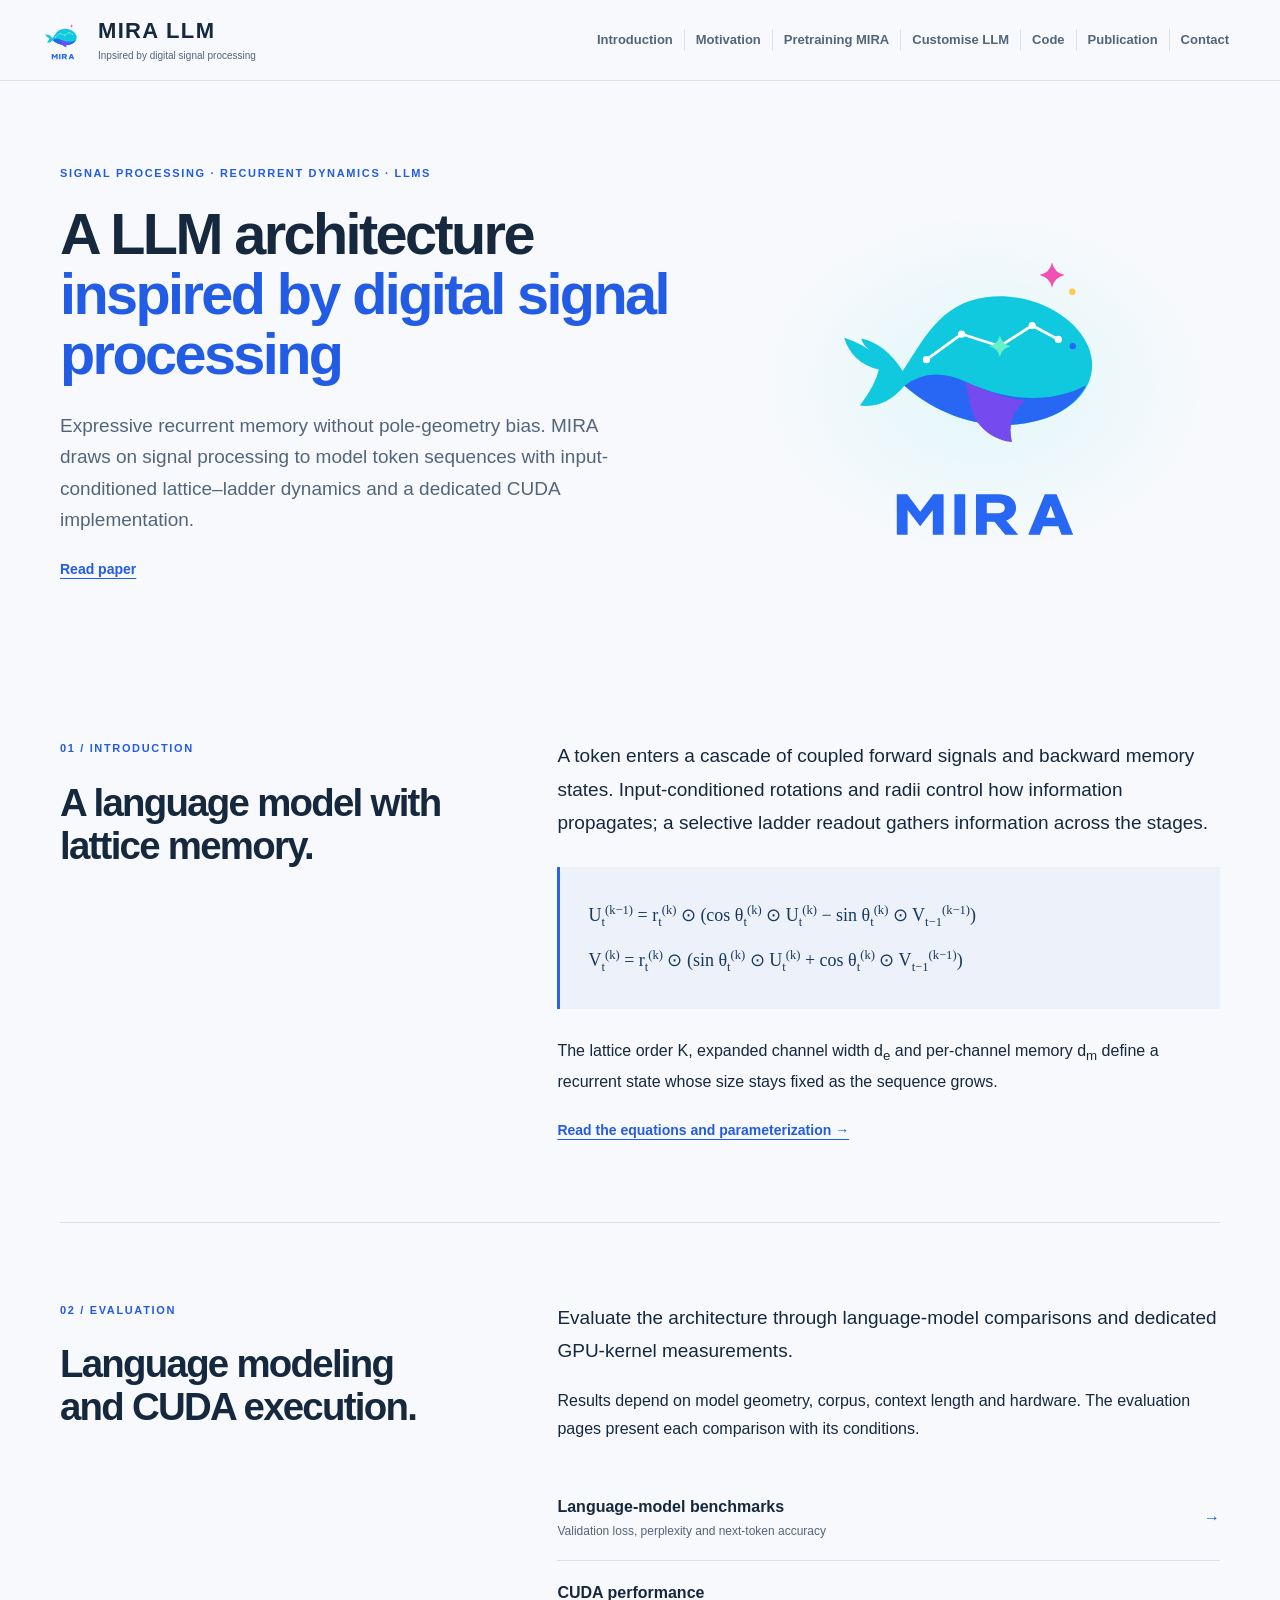
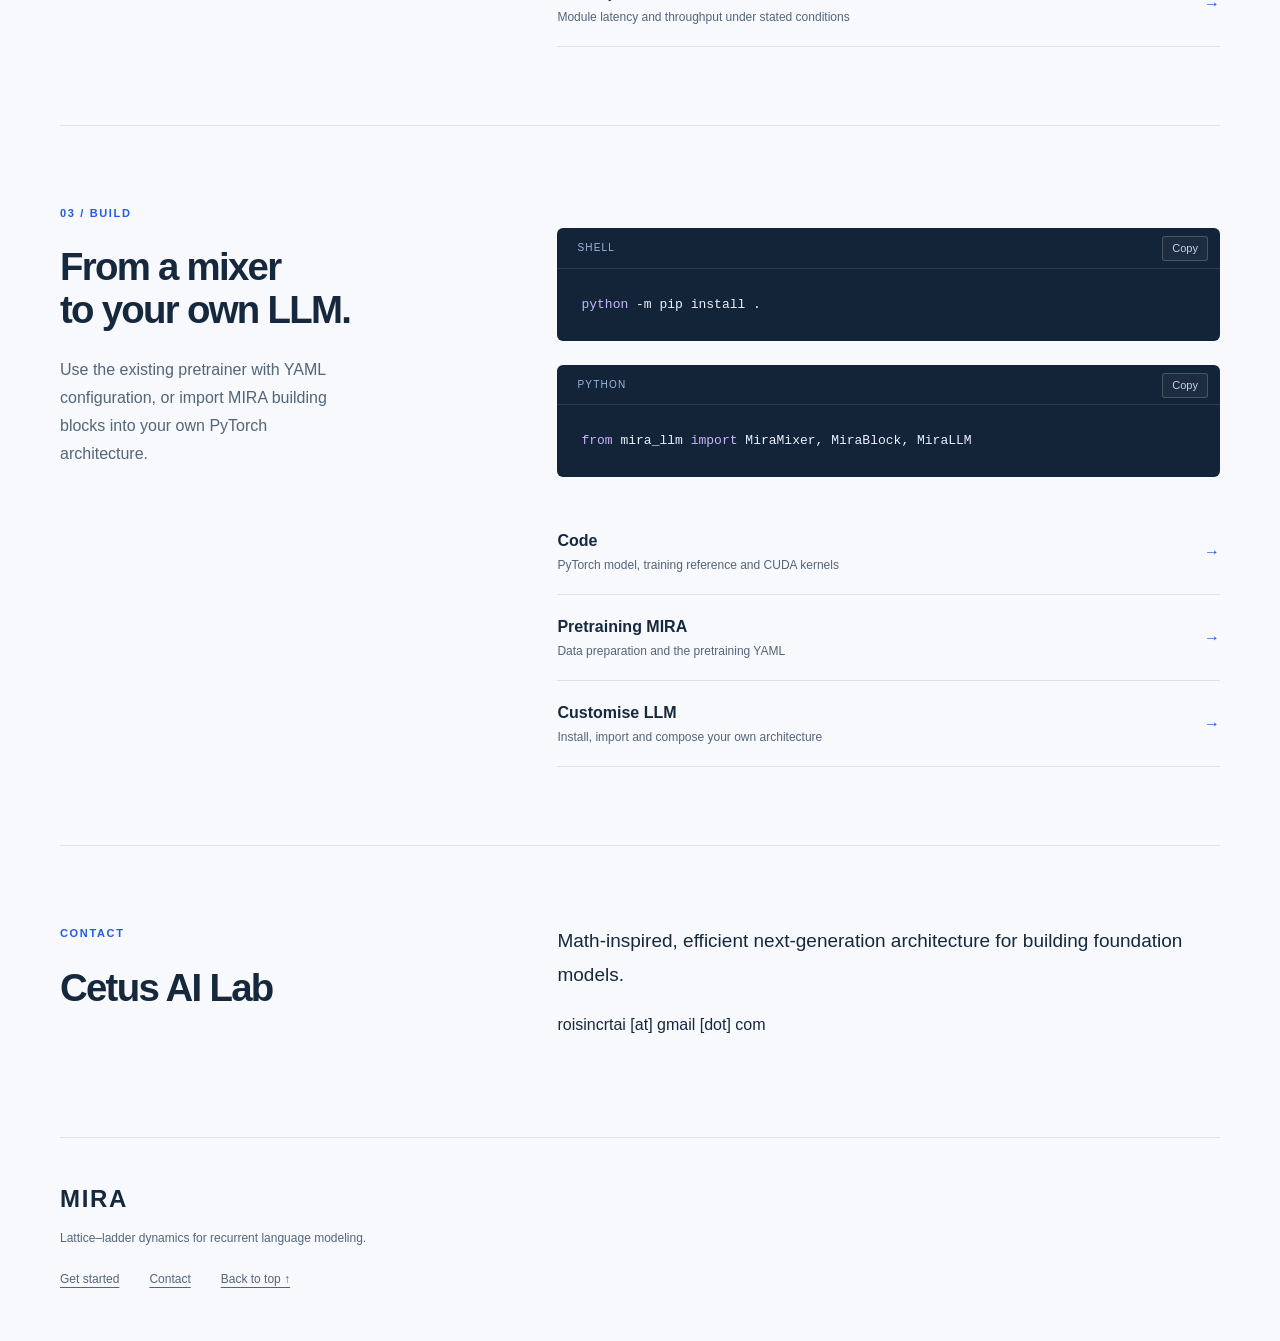
<file: index.html>
<!doctype html>
<html lang="en"><head><meta charset="utf-8"><meta name="viewport" content="width=device-width, initial-scale=1"><meta name="description" content="MIRA: signal-processing-inspired large language models with expressive recurrent memory without pole-geometry bias. Explore the dynamics, implementation and training guides."><meta name="theme-color" content="#f7f9fc"><title>Signal-processing-inspired large language models · MIRA</title><link rel="icon" href="doc/html/assets/mira.svg" type="image/svg+xml"><link rel="stylesheet" href="doc/html/css/site.css"><script src="doc/html/js/site.js" defer></script></head>
<body><a class="skip" href="#main">Skip to content</a><header><div class="nav-shell"><a class="brand" href="index.html"><img src="doc/html/assets/mira.svg" alt="" width="46" height="46"><span>MIRA LLM<span class="brand-sub">Inpsired by digital signal processing</span></span></a><button class="menu" aria-expanded="false" aria-controls="navigation">Menu</button><nav id="navigation" aria-label="Main navigation"><a href="doc/html/pages/introduction.html">Introduction</a><a href="doc/html/pages/motivation.html">Motivation</a><a href="doc/html/pages/results.html" hidden>Results</a><a href="doc/html/pages/quick-start.html">Pretraining MIRA</a><a href="doc/html/pages/customise.html">Customise LLM</a><a href="doc/html/pages/implementation.html">Code</a><a href="doc/html/pages/research.html">Publication</a><a href="index.html#contact">Contact</a></nav></div></header><main id="main"><section class="hero"><div><p class="eyebrow">Signal processing · Recurrent dynamics · LLMs</p><h1>A LLM architecture<br><em>inspired by digital signal processing</em></h1><p class="hero-sub">Expressive recurrent memory without pole-geometry bias. MIRA draws on signal processing to model token sequences with input-conditioned lattice–ladder dynamics and a dedicated CUDA implementation.</p><p><a class="text-link" href="https://arxiv.org/pdf/2611.09412">Read paper</a></p></div><div class="hero-art"><img src="doc/html/assets/mira.svg" alt="MIRA whale logo with a constellation and colored stars" width="400" height="400"></div></section>

<section class="home-section"><div class="section-heading"><p class="eyebrow">01 / Introduction</p><h2>A language model with<br>lattice memory.</h2></div><div><p class="large">A token enters a cascade of coupled forward signals and backward memory states. Input-conditioned rotations and radii control how information propagates; a selective ladder readout gathers information across the stages.</p><div class="equation" tabindex="0">U<sub>t</sub><sup>(k−1)</sup> = r<sub>t</sub><sup>(k)</sup> ⊙ (cos θ<sub>t</sub><sup>(k)</sup> ⊙ U<sub>t</sub><sup>(k)</sup> − sin θ<sub>t</sub><sup>(k)</sup> ⊙ V<sub>t−1</sub><sup>(k−1)</sup>)<br>V<sub>t</sub><sup>(k)</sup> = r<sub>t</sub><sup>(k)</sup> ⊙ (sin θ<sub>t</sub><sup>(k)</sup> ⊙ U<sub>t</sub><sup>(k)</sup> + cos θ<sub>t</sub><sup>(k)</sup> ⊙ V<sub>t−1</sub><sup>(k−1)</sup>)</div><p>The lattice order K, expanded channel width d<sub>e</sub> and per-channel memory d<sub>m</sub> define a recurrent state whose size stays fixed as the sequence grows.</p><a class="text-link" href="doc/html/pages/introduction.html">Read the equations and parameterization →</a></div></section>
<section class="home-section results-band"><div class="section-heading"><p class="eyebrow">02 / Evaluation</p><h2>Language modeling<br>and CUDA execution.</h2></div><div><p class="large">Evaluate the architecture through language-model comparisons and dedicated GPU-kernel measurements.</p><p>Results depend on model geometry, corpus, context length and hardware. The evaluation pages present each comparison with its conditions.</p><div class="link-rows"><a href="doc/html/pages/results.html#language"><span><b>Language-model benchmarks</b><small>Validation loss, perplexity and next-token accuracy</small></span>→</a><a href="doc/html/pages/results.html#cuda"><span><b>CUDA performance</b><small>Module latency and throughput under stated conditions</small></span>→</a></div></div></section>
<section class="home-section"><div class="section-heading"><p class="eyebrow">03 / Build</p><h2>From a mixer<br>to your own LLM.</h2><p>Use the existing pretrainer with YAML configuration, or import MIRA building blocks into your own PyTorch architecture.</p></div><div><div class="code-wrap"><div class="code-label">shell</div><pre><code>python -m pip install .</code></pre><button class="copy" type="button" aria-label="Copy code">Copy</button></div><div class="code-wrap"><div class="code-label">python</div><pre><code>from mira_llm import MiraMixer, MiraBlock, MiraLLM</code></pre><button class="copy" type="button" aria-label="Copy code">Copy</button></div><div class="link-rows"><a href="doc/html/pages/implementation.html"><span><b>Code</b><small>PyTorch model, training reference and CUDA kernels</small></span>→</a><a href="doc/html/pages/quick-start.html"><span><b>Pretraining MIRA</b><small>Data preparation and the pretraining YAML</small></span>→</a><a href="doc/html/pages/customise.html"><span><b>Customise LLM</b><small>Install, import and compose your own architecture</small></span>→</a></div></div></section><section id="contact" class="home-section"><div class="section-heading"><p class="eyebrow">Contact</p><h2>Cetus AI Lab</h2></div><div><p class="large">Math-inspired, efficient next-generation architecture for building foundation models.</p><p class="contact-email">roisincrtai [at] gmail [dot] com</p></div></section></main><footer><a class="wordmark" href="index.html">MIRA</a><p>Lattice–ladder dynamics for recurrent language modeling.</p><div><a href="doc/html/pages/quick-start.html">Get started</a><a href="index.html#contact">Contact</a><a href="#main">Back to top ↑</a></div></footer><div class="sr-only" id="announcement" role="status" aria-live="polite"></div></body></html>
</file>
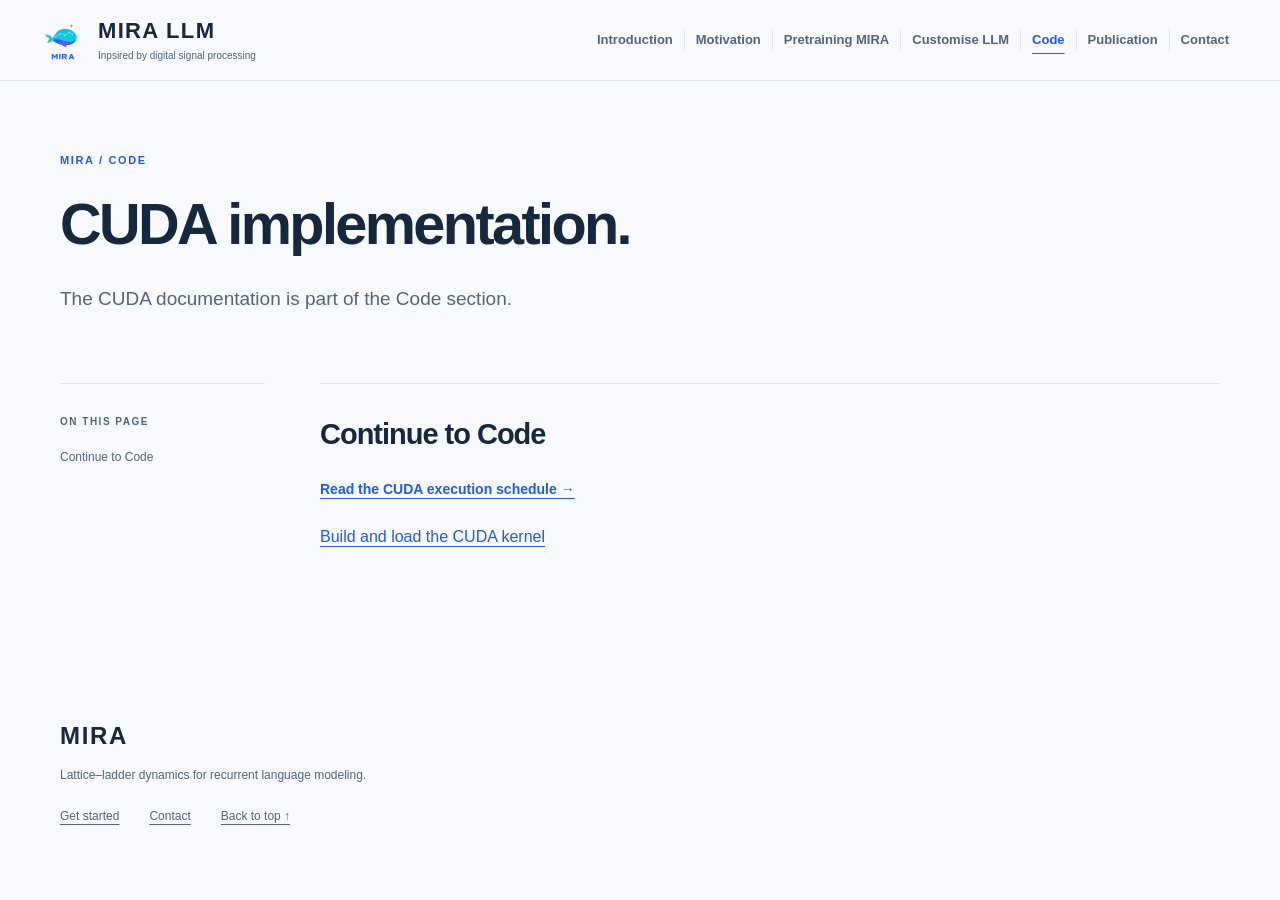
<file: doc/html/pages/cuda.html>
<!doctype html>
<html lang="en"><head><meta charset="utf-8"><meta name="viewport" content="width=device-width, initial-scale=1"><meta name="description" content="The CUDA documentation is part of the Code section."><meta name="theme-color" content="#f7f9fc"><title>CUDA implementation. · MIRA</title><link rel="icon" href="../../../doc/html/assets/mira.svg" type="image/svg+xml"><link rel="stylesheet" href="../../../doc/html/css/site.css"><script src="../../../doc/html/js/site.js" defer></script></head>
<body><a class="skip" href="#main">Skip to content</a><header><div class="nav-shell"><a class="brand" href="../../../index.html"><img src="../../../doc/html/assets/mira.svg" alt="" width="46" height="46"><span>MIRA LLM<span class="brand-sub">Inpsired by digital signal processing</span></span></a><button class="menu" aria-expanded="false" aria-controls="navigation">Menu</button><nav id="navigation" aria-label="Main navigation"><a href="introduction.html">Introduction</a><a href="motivation.html">Motivation</a><a href="results.html" hidden>Results</a><a href="quick-start.html">Pretraining MIRA</a><a href="customise.html">Customise LLM</a><a href="implementation.html" aria-current="page">Code</a><a href="research.html">Publication</a><a href="../../../index.html#contact">Contact</a></nav></div></header><main id="main"><div class="page-head"><p class="eyebrow">MIRA / Code</p><h1>CUDA implementation.</h1><p class="lede">The CUDA documentation is part of the Code section.</p></div><div class="doc-layout"><aside><span class="eyebrow">On this page</span><a href="#implementation">Continue to Code</a></aside><article><section id="implementation"><h2>Continue to Code</h2><p><a class="text-link" href="implementation.html#cuda-schedule">Read the CUDA execution schedule →</a></p><p><a href="implementation.html#cuda-build">Build and load the CUDA kernel</a></p></section></article></div></main><footer><a class="wordmark" href="../../../index.html">MIRA</a><p>Lattice–ladder dynamics for recurrent language modeling.</p><div><a href="../../../doc/html/pages/quick-start.html">Get started</a><a href="../../../index.html#contact">Contact</a><a href="#main">Back to top ↑</a></div></footer><div class="sr-only" id="announcement" role="status" aria-live="polite"></div></body></html>
</file>
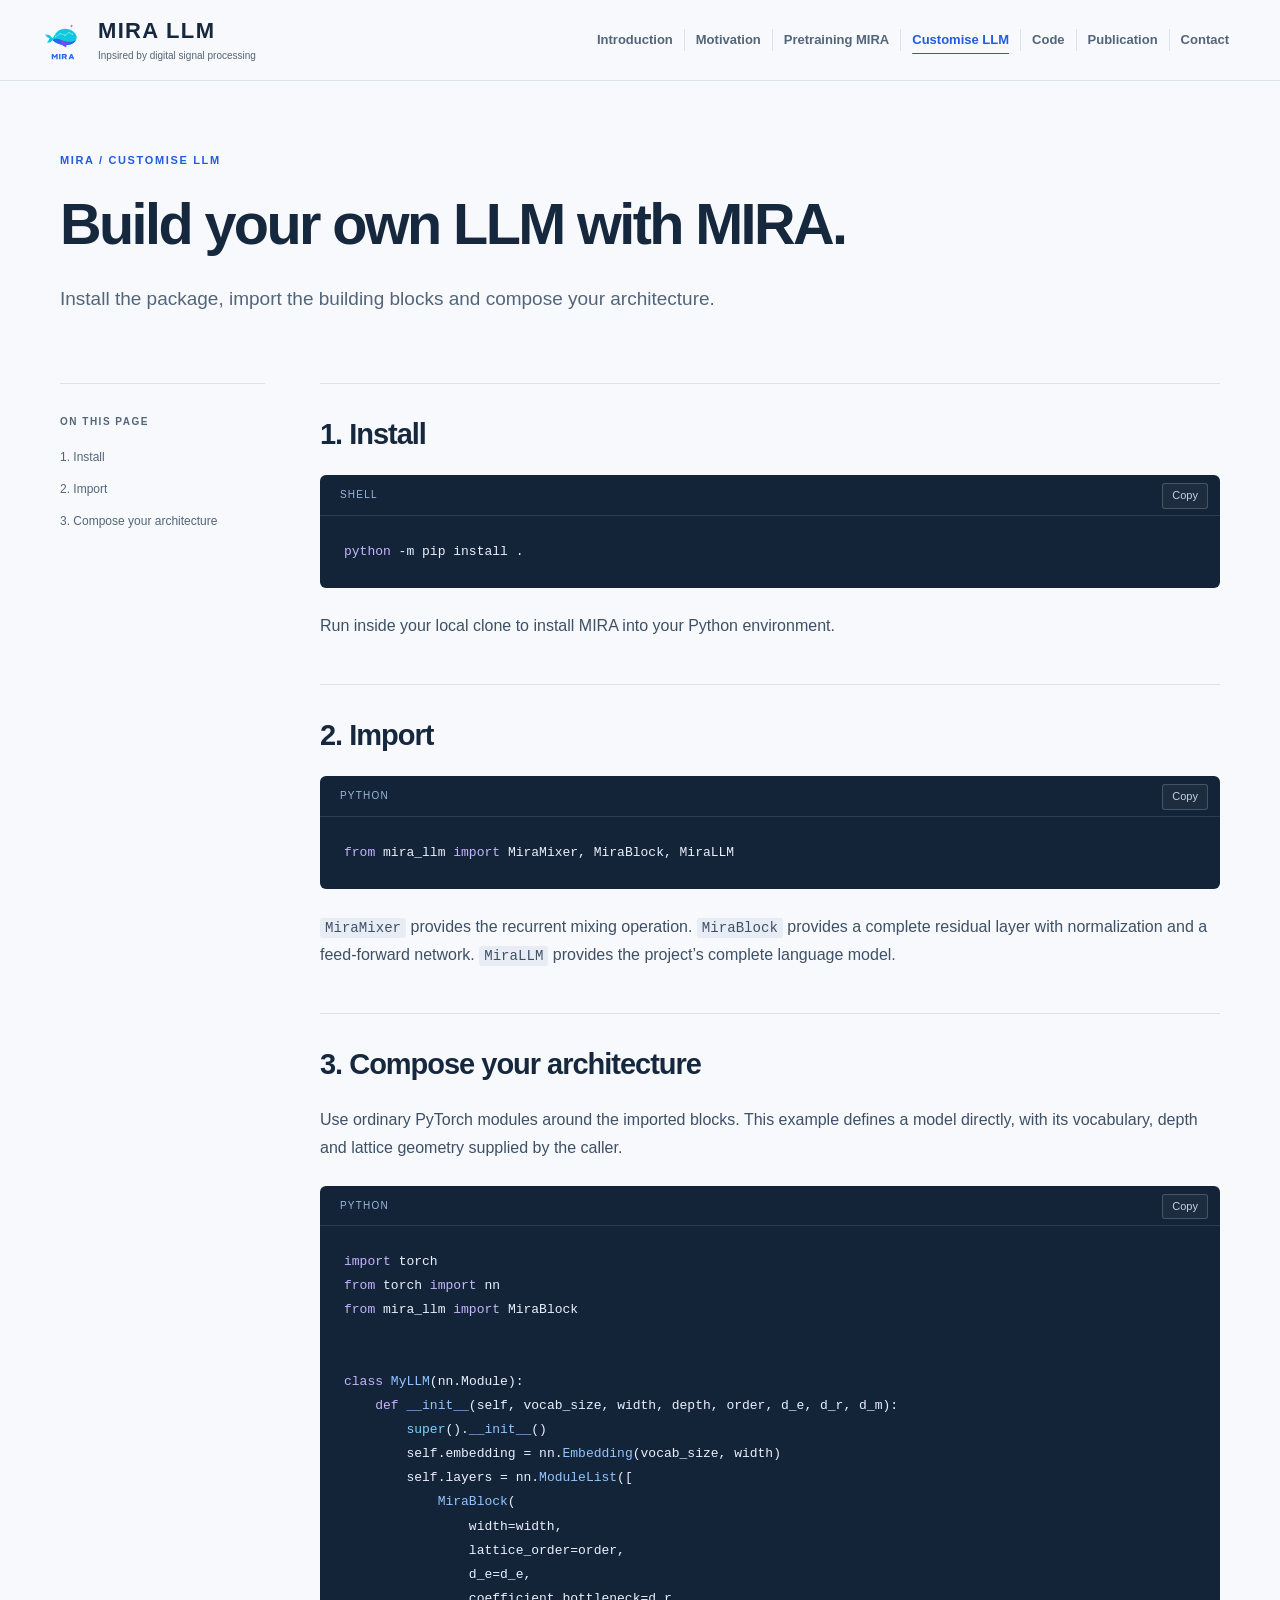
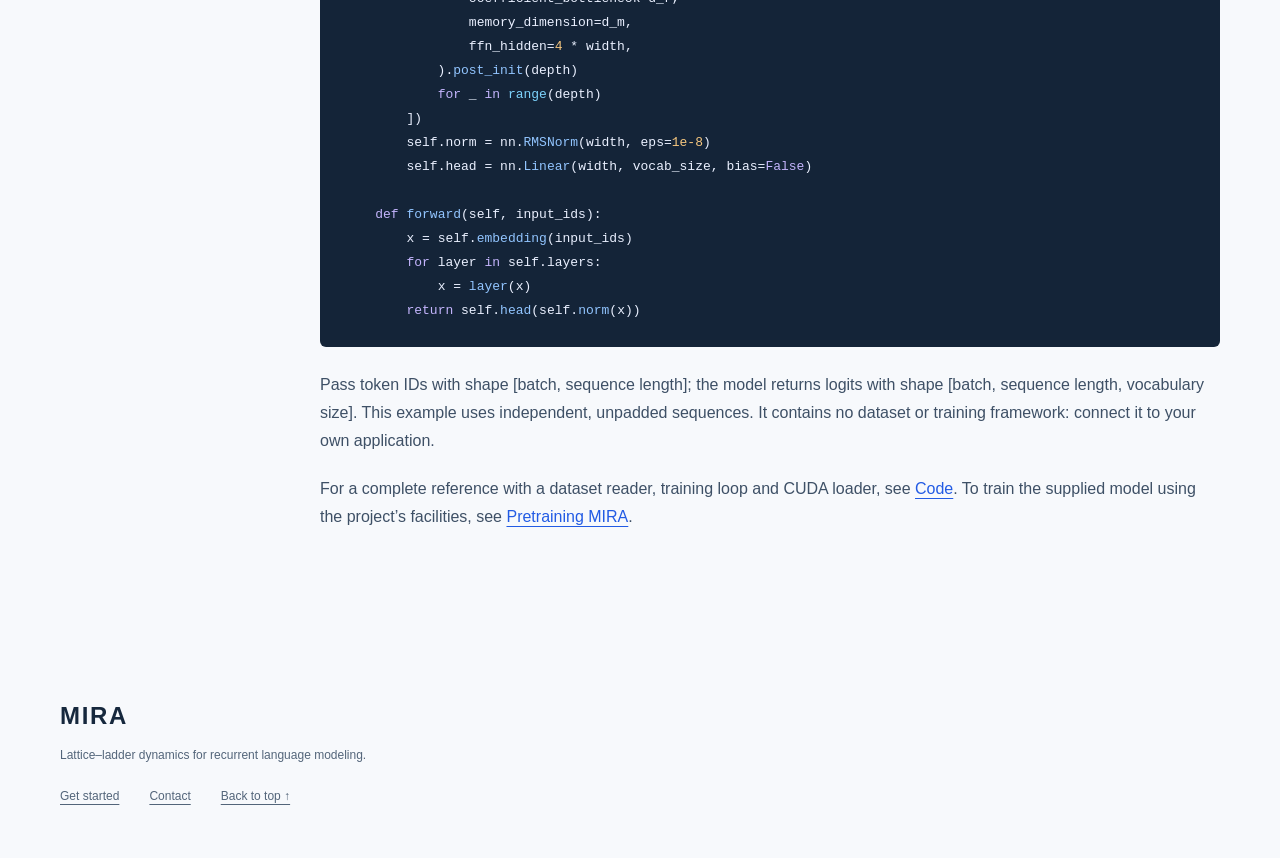
<file: doc/html/pages/customise.html>
<!doctype html>
<html lang="en"><head><meta charset="utf-8"><meta name="viewport" content="width=device-width, initial-scale=1"><meta name="description" content="Install the package, import the building blocks and compose your architecture."><meta name="theme-color" content="#f7f9fc"><title>Build your own LLM with MIRA. · MIRA</title><link rel="icon" href="../../../doc/html/assets/mira.svg" type="image/svg+xml"><link rel="stylesheet" href="../../../doc/html/css/site.css"><script src="../../../doc/html/js/site.js" defer></script></head>
<body><a class="skip" href="#main">Skip to content</a><header><div class="nav-shell"><a class="brand" href="../../../index.html"><img src="../../../doc/html/assets/mira.svg" alt="" width="46" height="46"><span>MIRA LLM<span class="brand-sub">Inpsired by digital signal processing</span></span></a><button class="menu" aria-expanded="false" aria-controls="navigation">Menu</button><nav id="navigation" aria-label="Main navigation"><a href="introduction.html">Introduction</a><a href="motivation.html">Motivation</a><a href="results.html" hidden>Results</a><a href="quick-start.html">Pretraining MIRA</a><a href="customise.html" aria-current="page">Customise LLM</a><a href="implementation.html">Code</a><a href="research.html">Publication</a><a href="../../../index.html#contact">Contact</a></nav></div></header><main id="main"><div class="page-head"><p class="eyebrow">MIRA / Customise LLM</p><h1>Build your own LLM with MIRA.</h1><p class="lede">Install the package, import the building blocks and compose your architecture.</p></div><div class="doc-layout"><aside><span class="eyebrow">On this page</span><a href="#install">1. Install</a><a href="#import">2. Import</a><a href="#compose">3. Compose your architecture</a></aside><article><section id="install"><h2>1. Install</h2><div class="code-wrap"><div class="code-label">shell</div><pre><code>python -m pip install .</code></pre><button class="copy" type="button" aria-label="Copy code">Copy</button></div><p>Run inside your local clone to install MIRA into your Python environment.</p></section><section id="import"><h2>2. Import</h2><div class="code-wrap"><div class="code-label">python</div><pre><code>from mira_llm import MiraMixer, MiraBlock, MiraLLM</code></pre><button class="copy" type="button" aria-label="Copy code">Copy</button></div><p><code>MiraMixer</code> provides the recurrent mixing operation. <code>MiraBlock</code> provides a complete residual layer with normalization and a feed-forward network. <code>MiraLLM</code> provides the project’s complete language model.</p></section><section id="compose"><h2>3. Compose your architecture</h2><p>Use ordinary PyTorch modules around the imported blocks. This example defines a model directly, with its vocabulary, depth and lattice geometry supplied by the caller.</p><div class="code-wrap"><div class="code-label">python</div><pre><code>import torch
from torch import nn
from mira_llm import MiraBlock


class MyLLM(nn.Module):
    def __init__(self, vocab_size, width, depth, order, d_e, d_r, d_m):
        super().__init__()
        self.embedding = nn.Embedding(vocab_size, width)
        self.layers = nn.ModuleList([
            MiraBlock(
                width=width,
                lattice_order=order,
                d_e=d_e,
                coefficient_bottleneck=d_r,
                memory_dimension=d_m,
                ffn_hidden=4 * width,
            ).post_init(depth)
            for _ in range(depth)
        ])
        self.norm = nn.RMSNorm(width, eps=1e-8)
        self.head = nn.Linear(width, vocab_size, bias=False)

    def forward(self, input_ids):
        x = self.embedding(input_ids)
        for layer in self.layers:
            x = layer(x)
        return self.head(self.norm(x))</code></pre><button class="copy" type="button" aria-label="Copy code">Copy</button></div><p>Pass token IDs with shape [batch, sequence length]; the model returns logits with shape [batch, sequence length, vocabulary size]. This example uses independent, unpadded sequences. It contains no dataset or training framework: connect it to your own application.</p><p>For a complete reference with a dataset reader, training loop and CUDA loader, see <a href="implementation.html#pytorch-model">Code</a>. To train the supplied model using the project’s facilities, see <a href="quick-start.html">Pretraining MIRA</a>.</p></section></article></div></main><footer><a class="wordmark" href="../../../index.html">MIRA</a><p>Lattice–ladder dynamics for recurrent language modeling.</p><div><a href="../../../doc/html/pages/quick-start.html">Get started</a><a href="../../../index.html#contact">Contact</a><a href="#main">Back to top ↑</a></div></footer><div class="sr-only" id="announcement" role="status" aria-live="polite"></div></body></html>
</file>
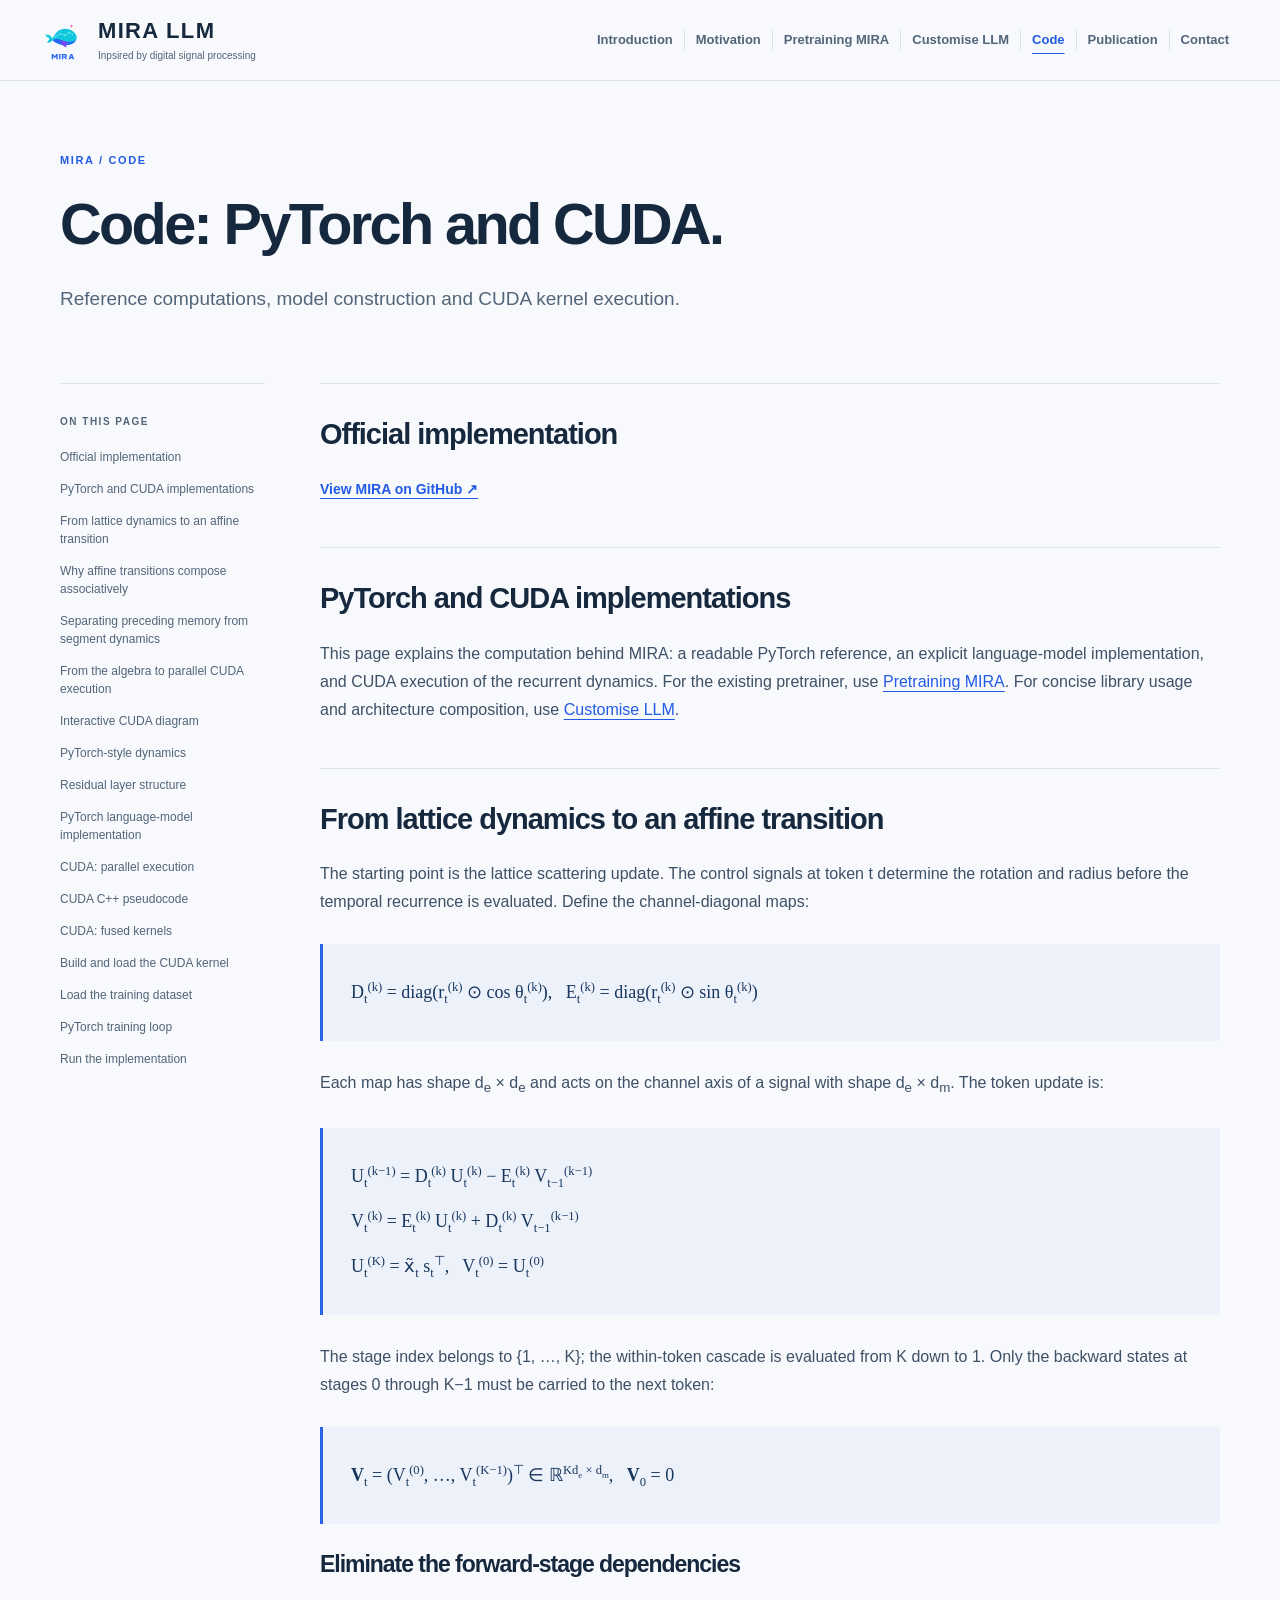
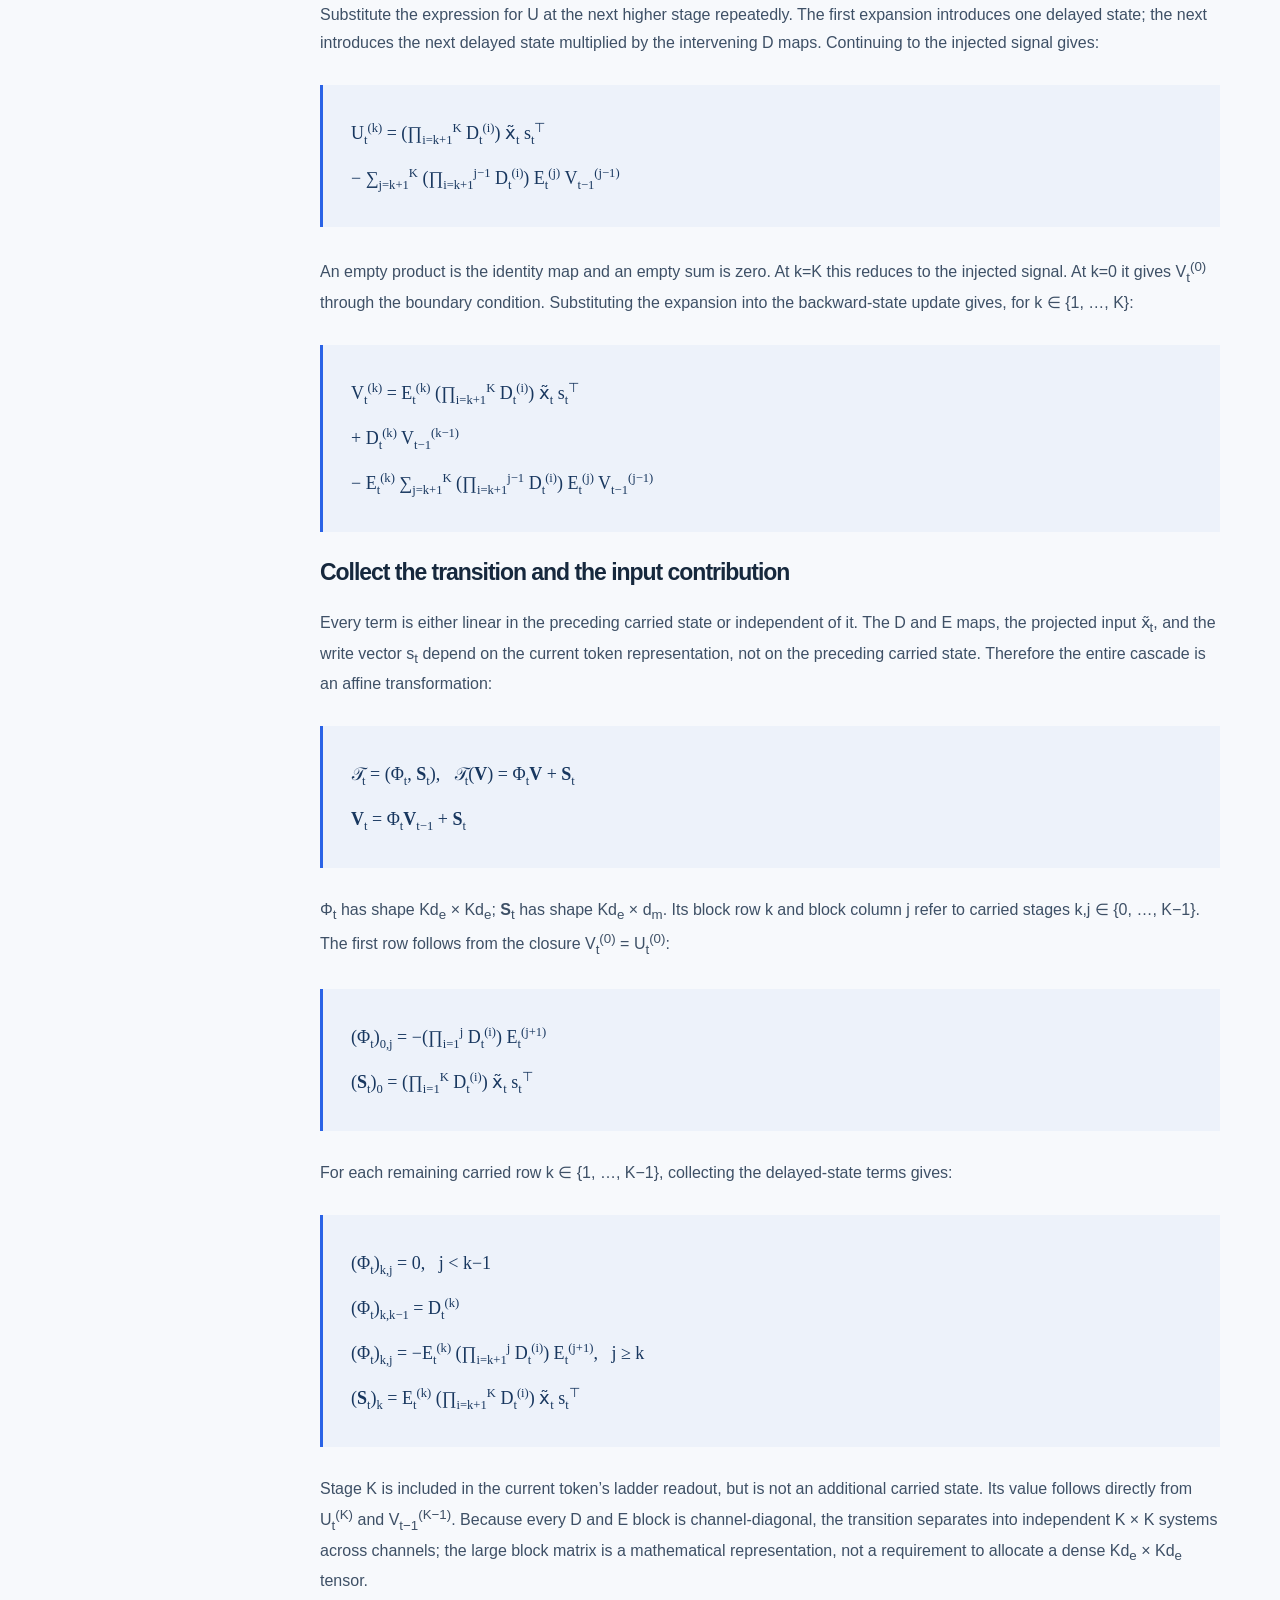
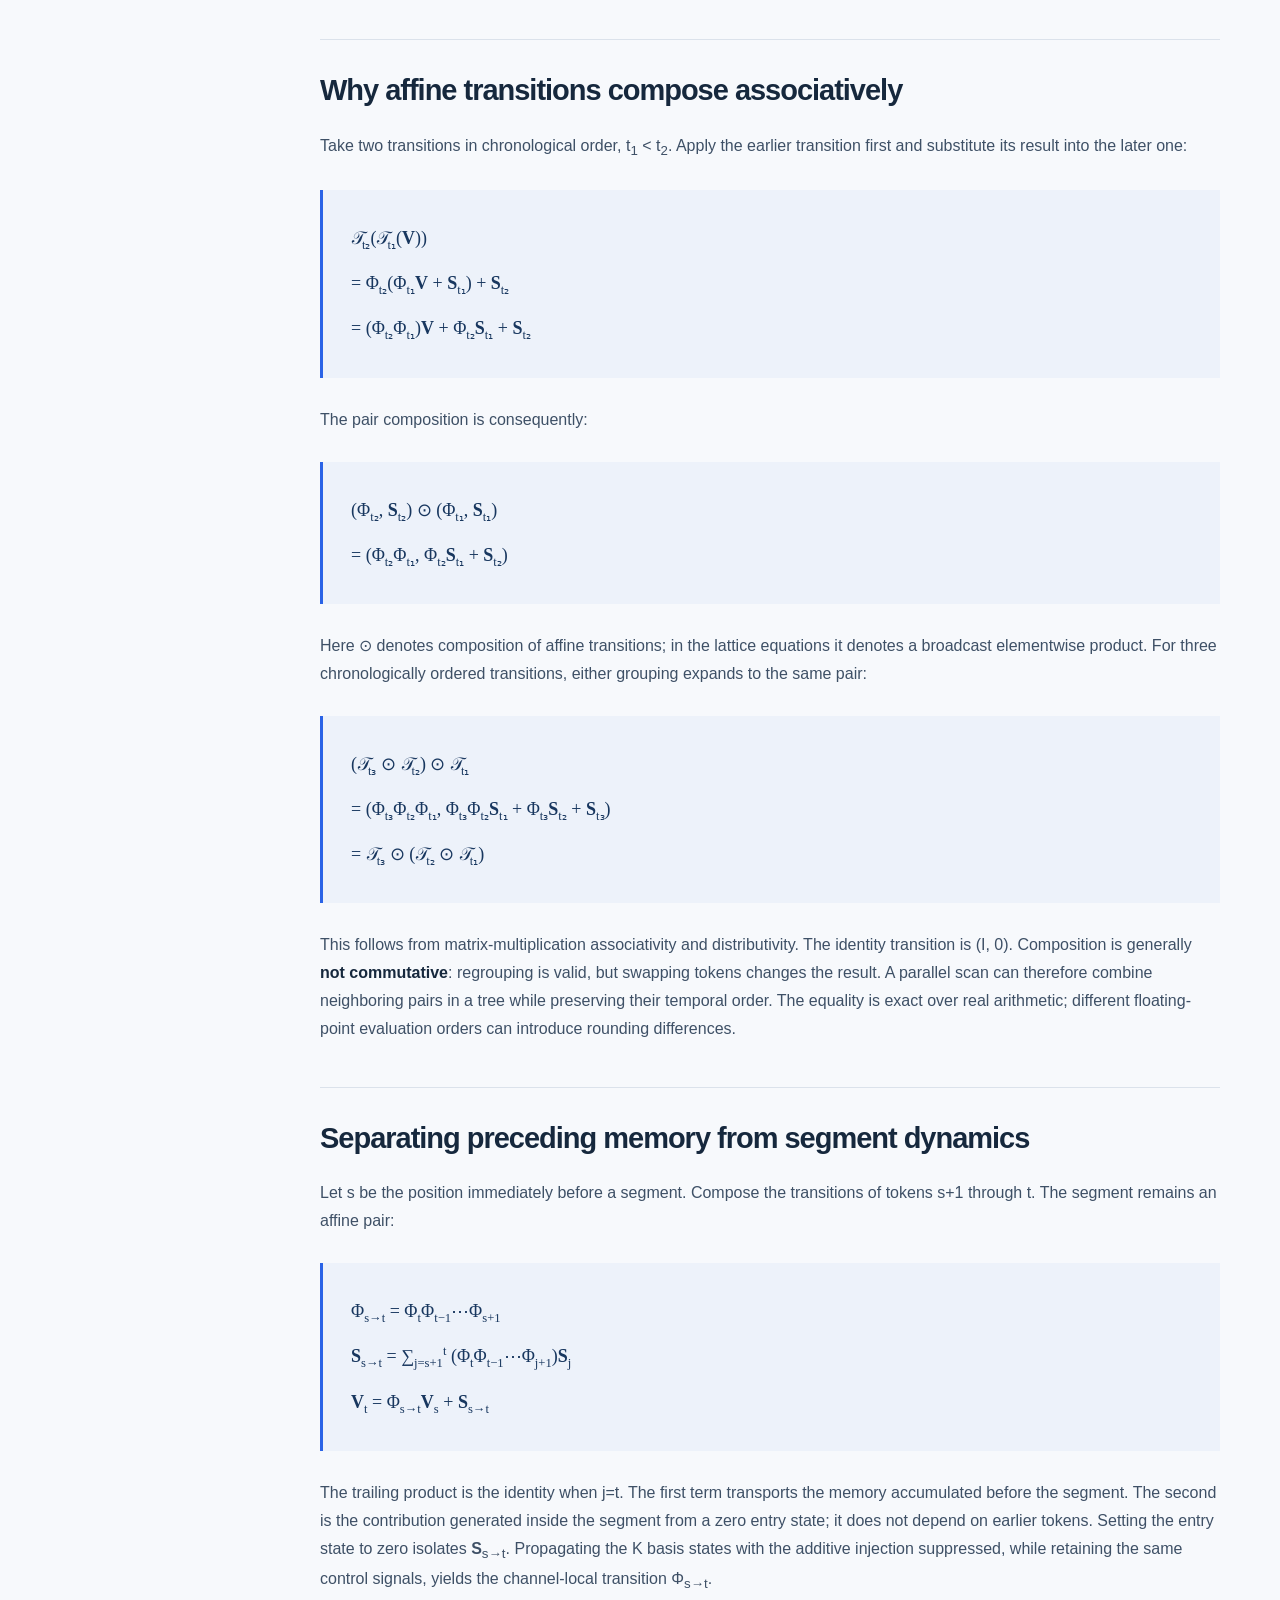
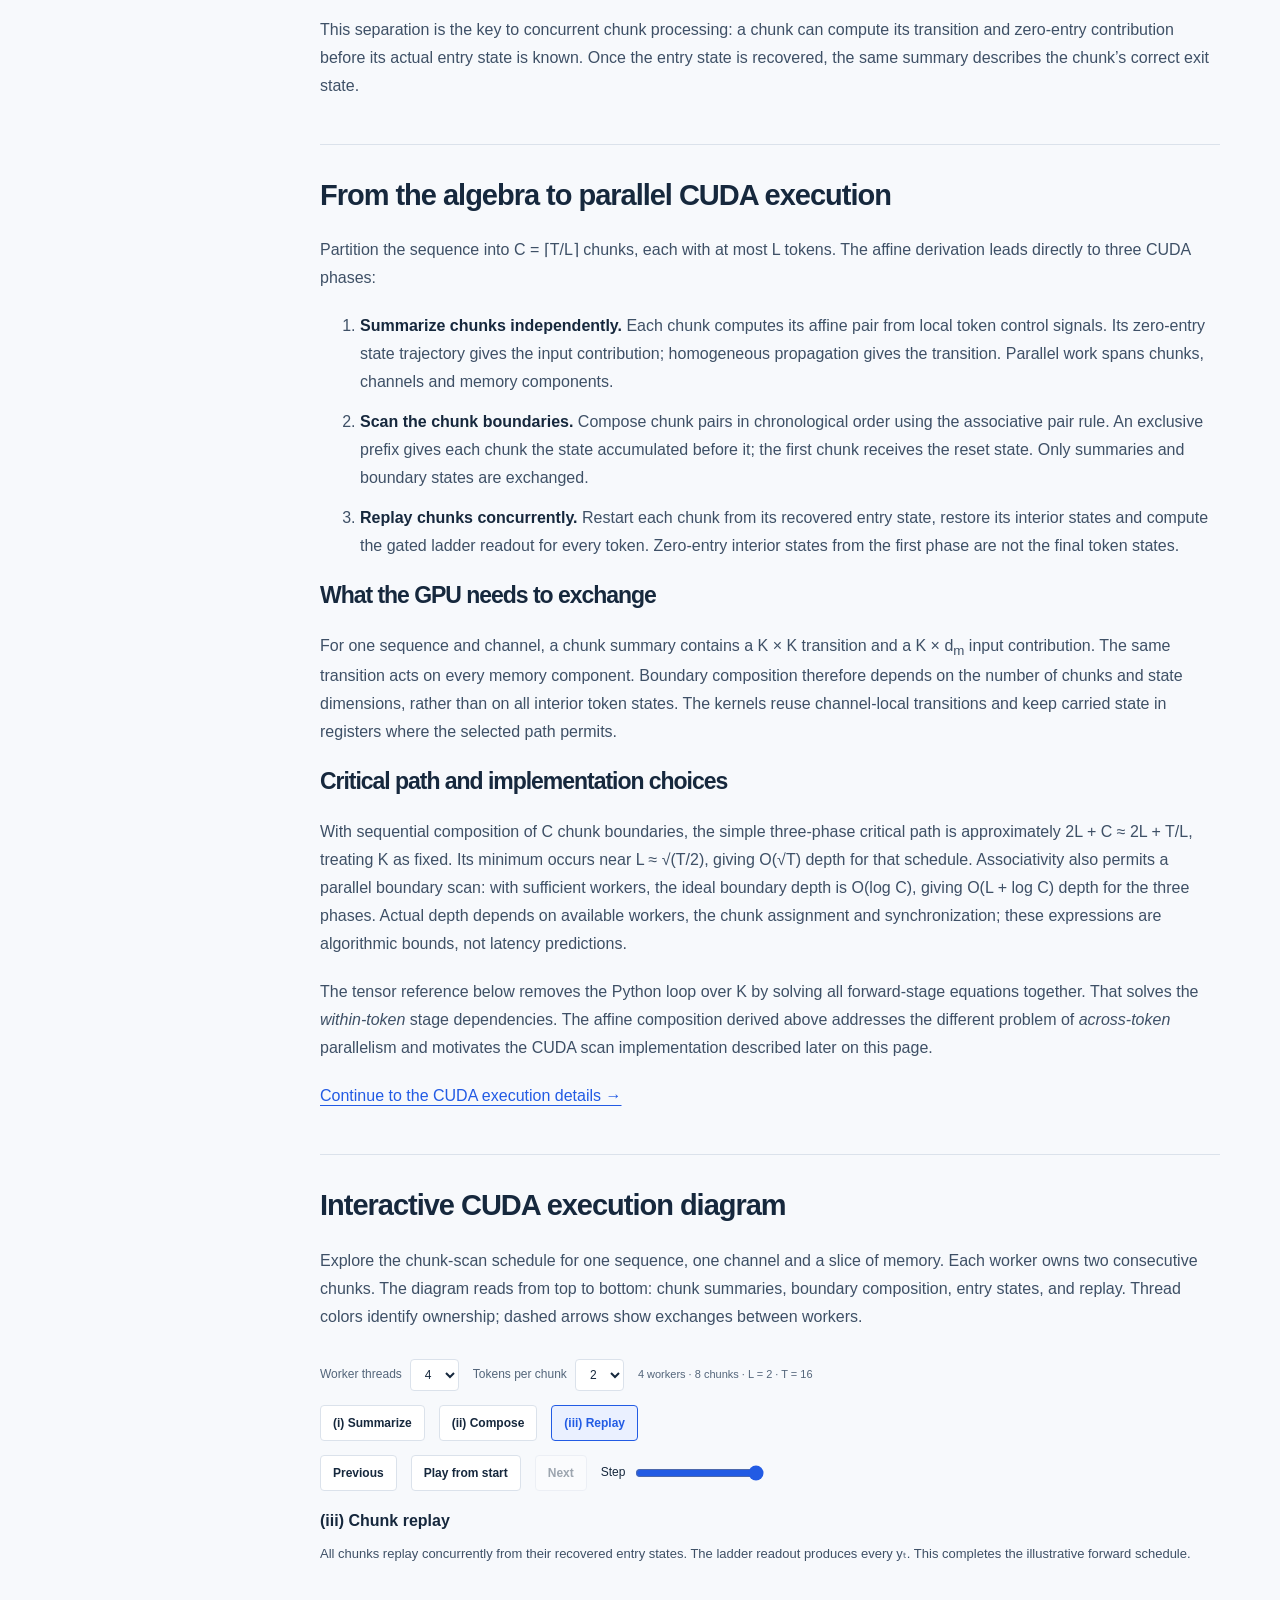
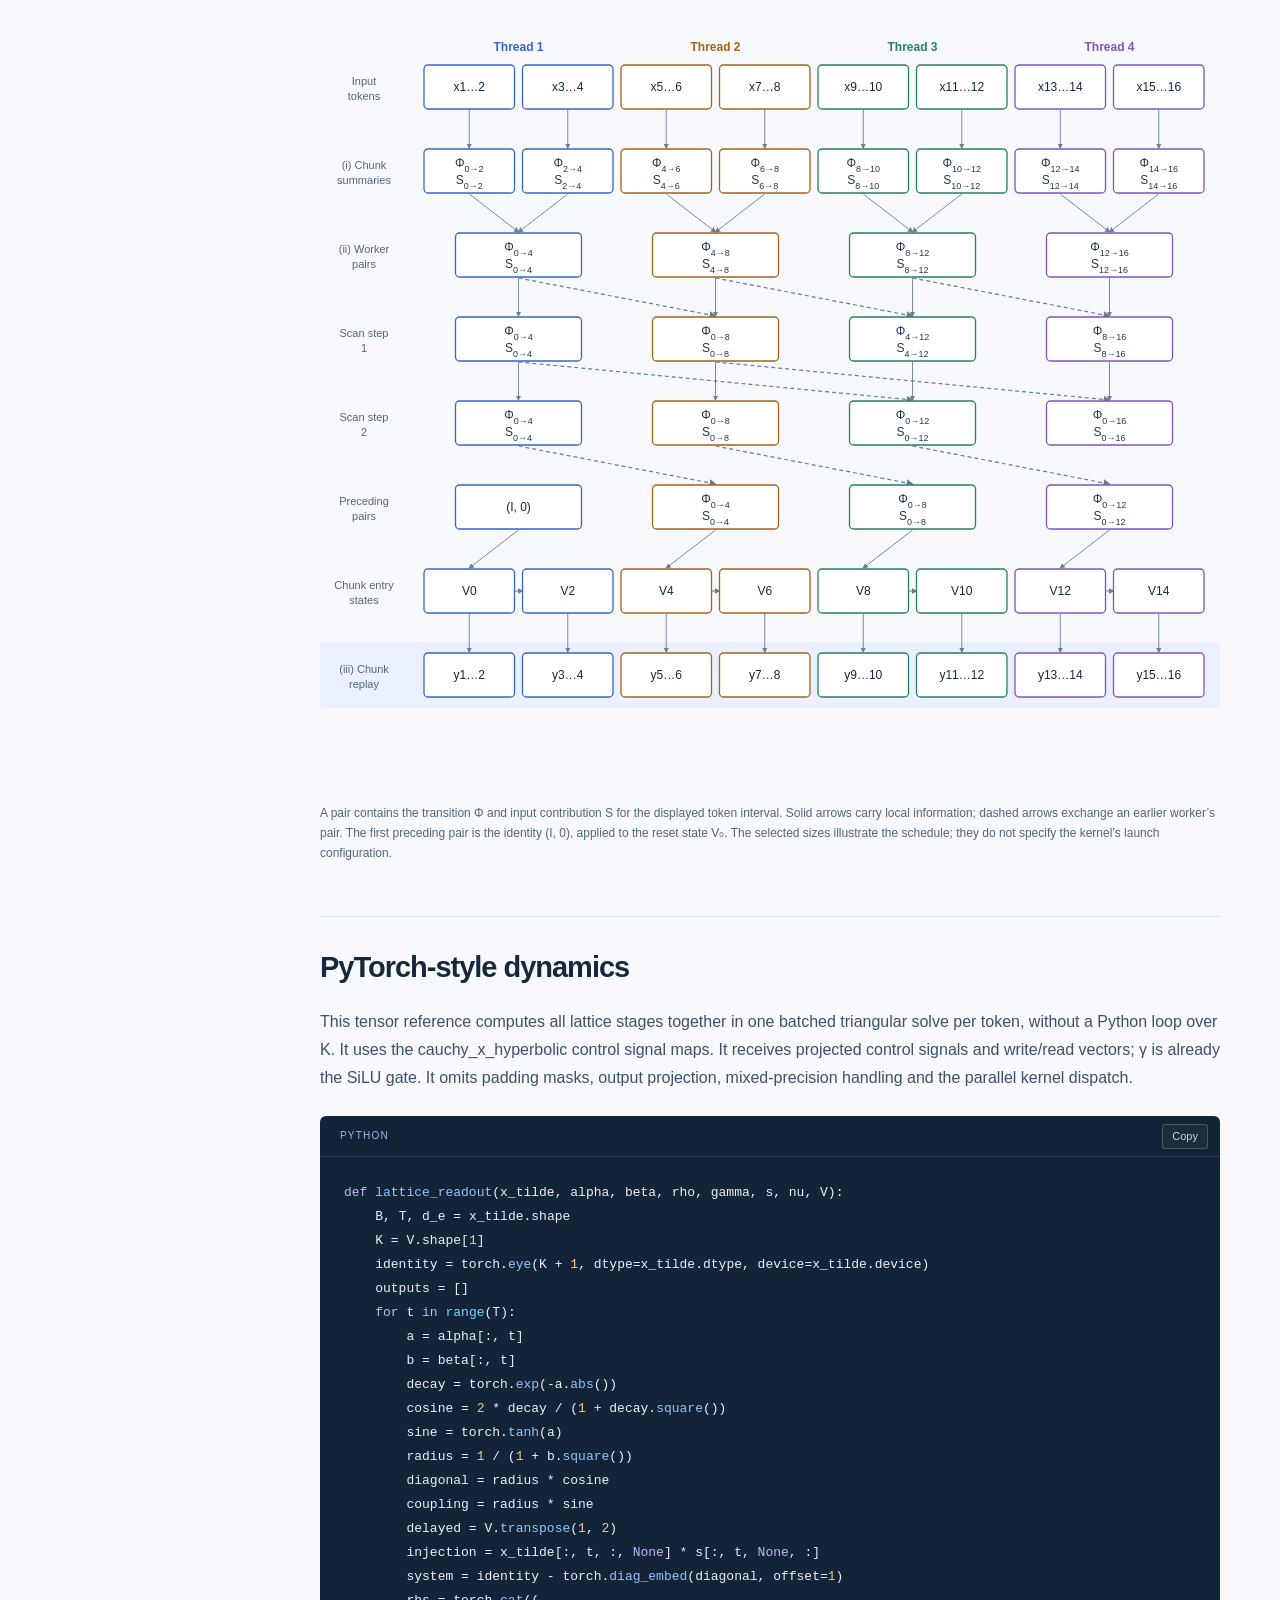
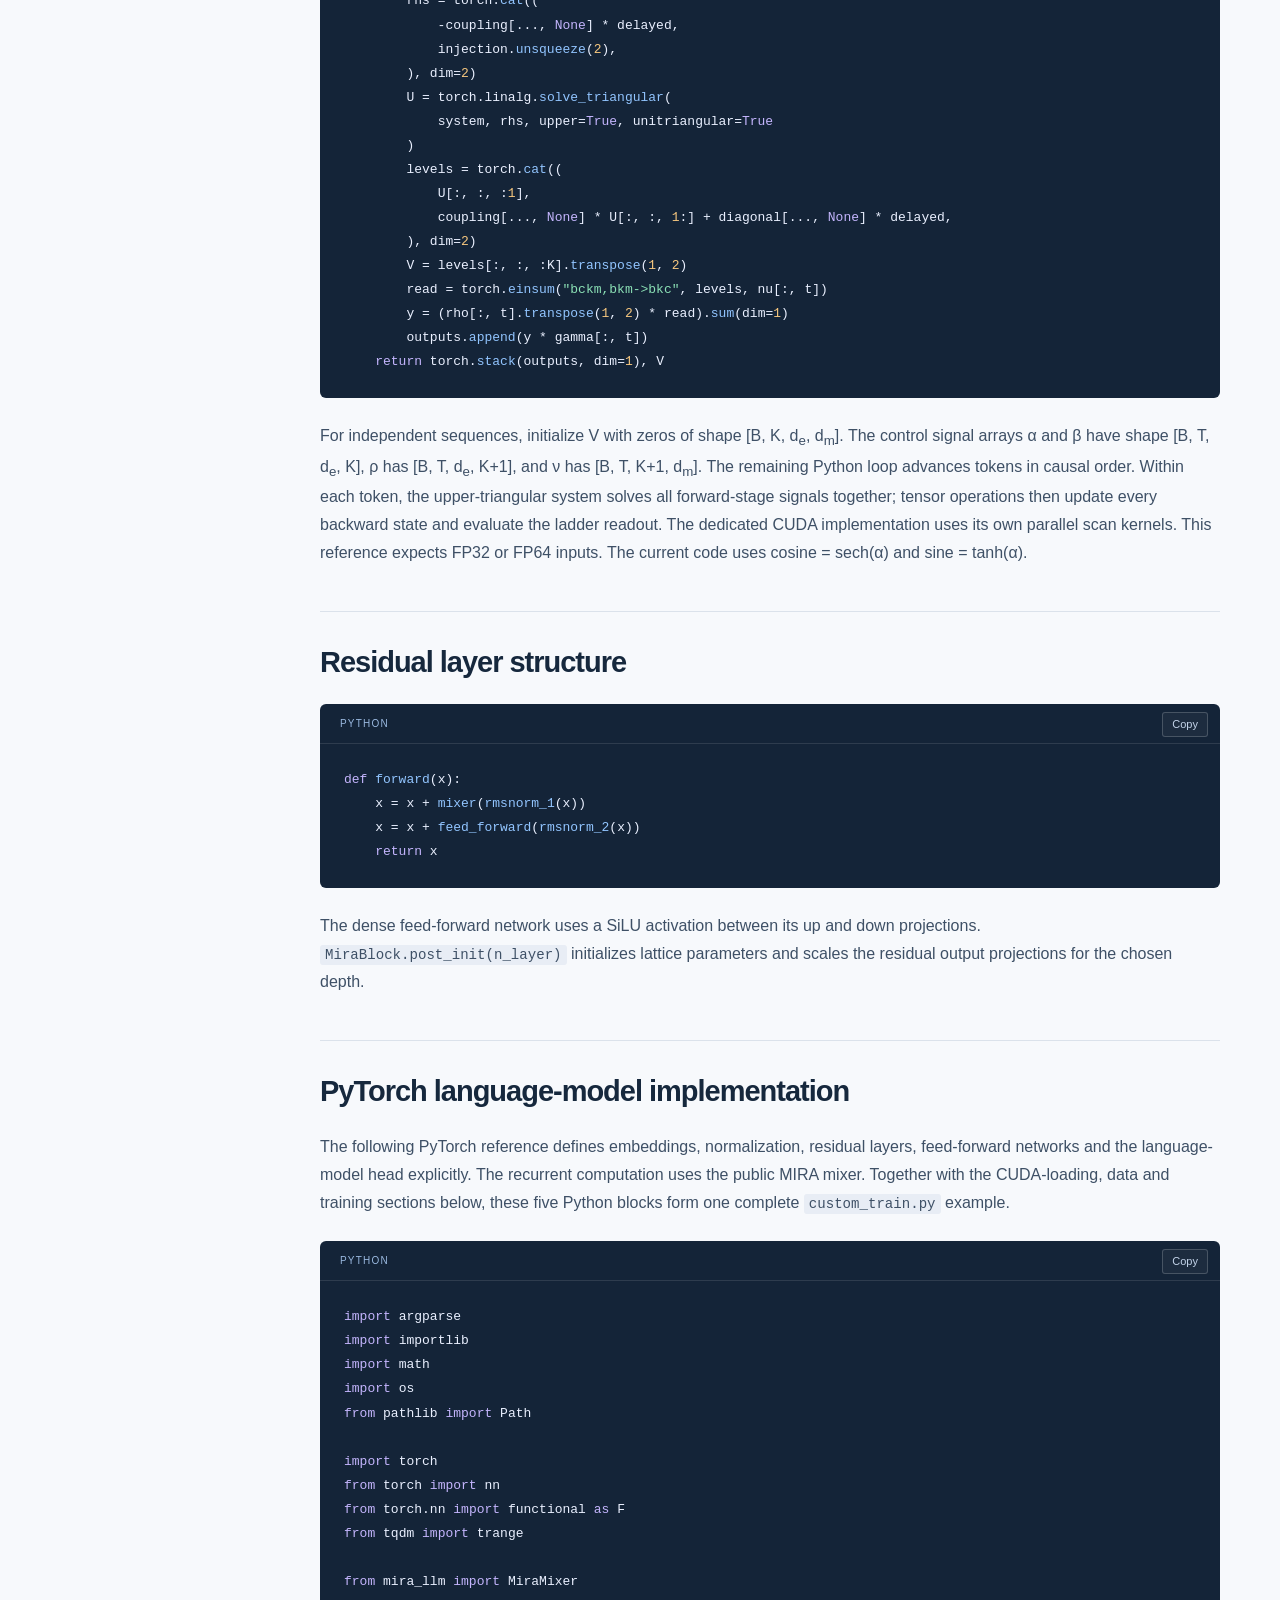
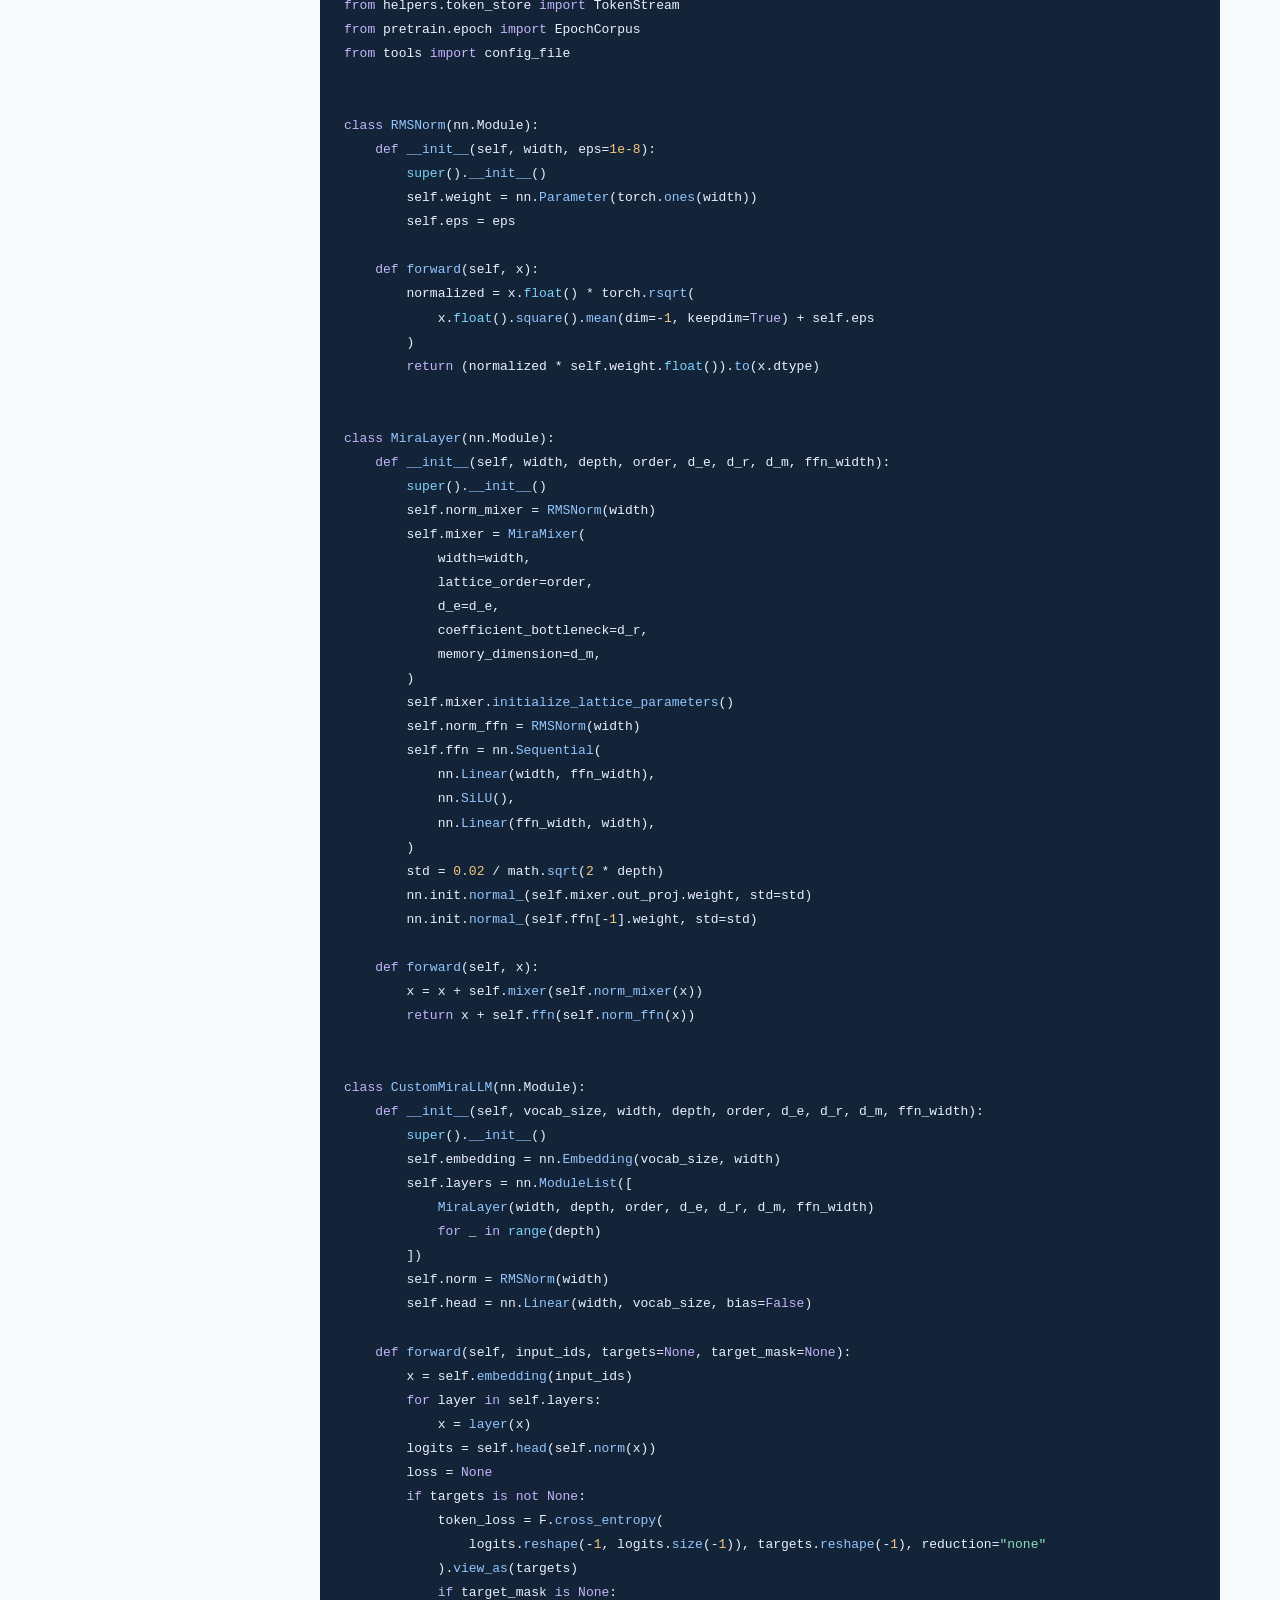
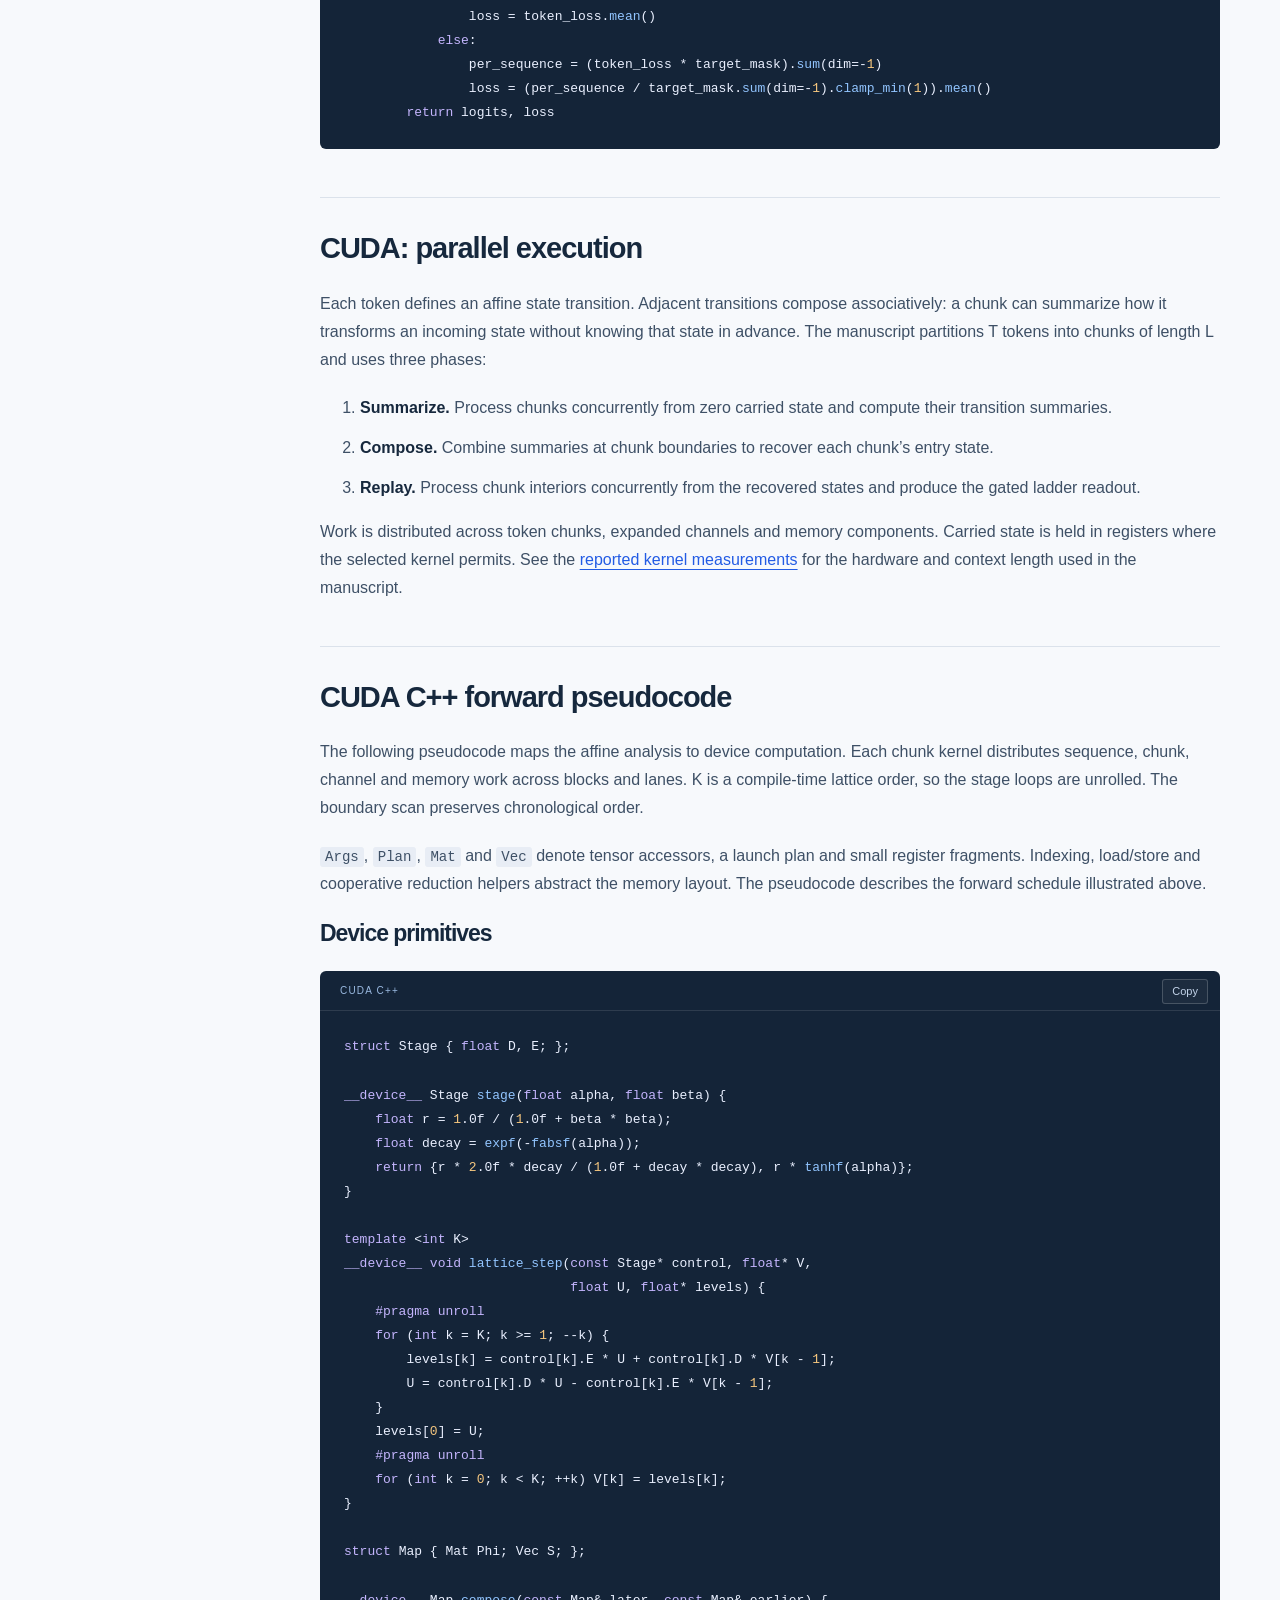
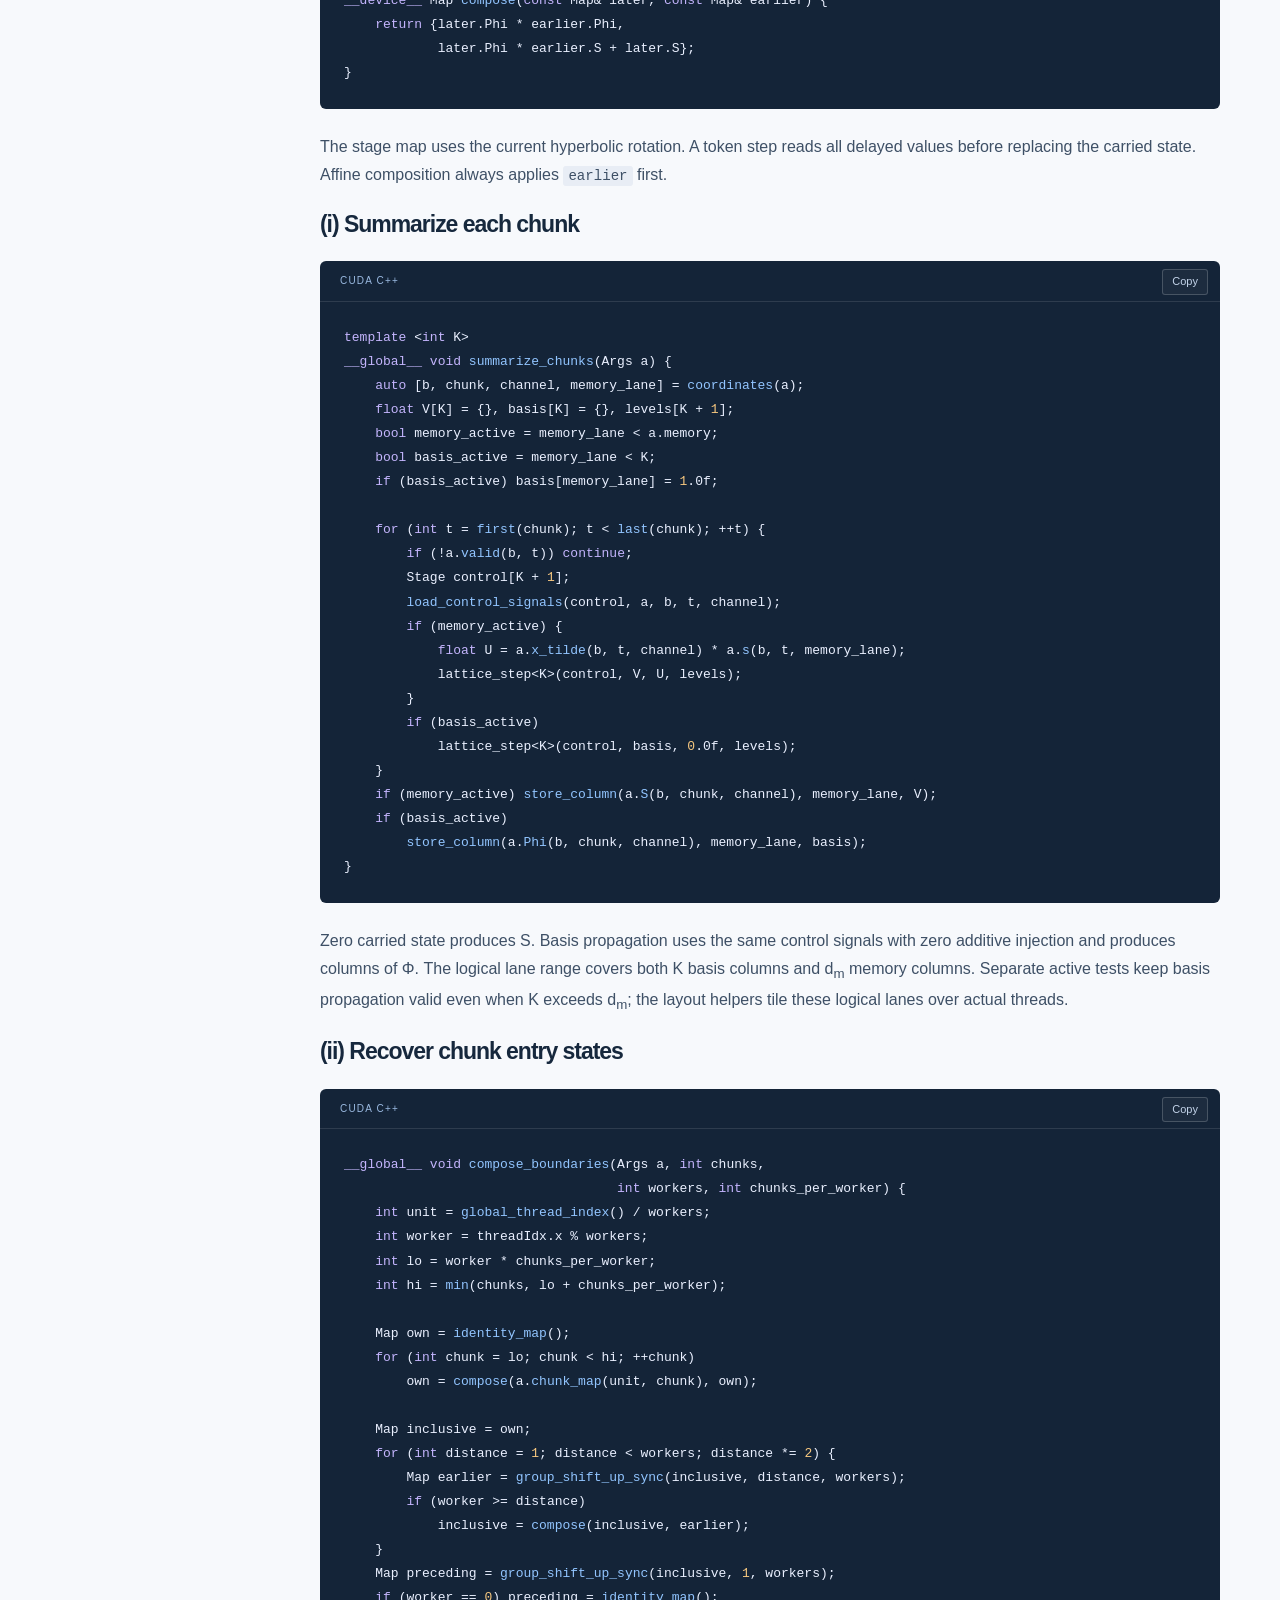
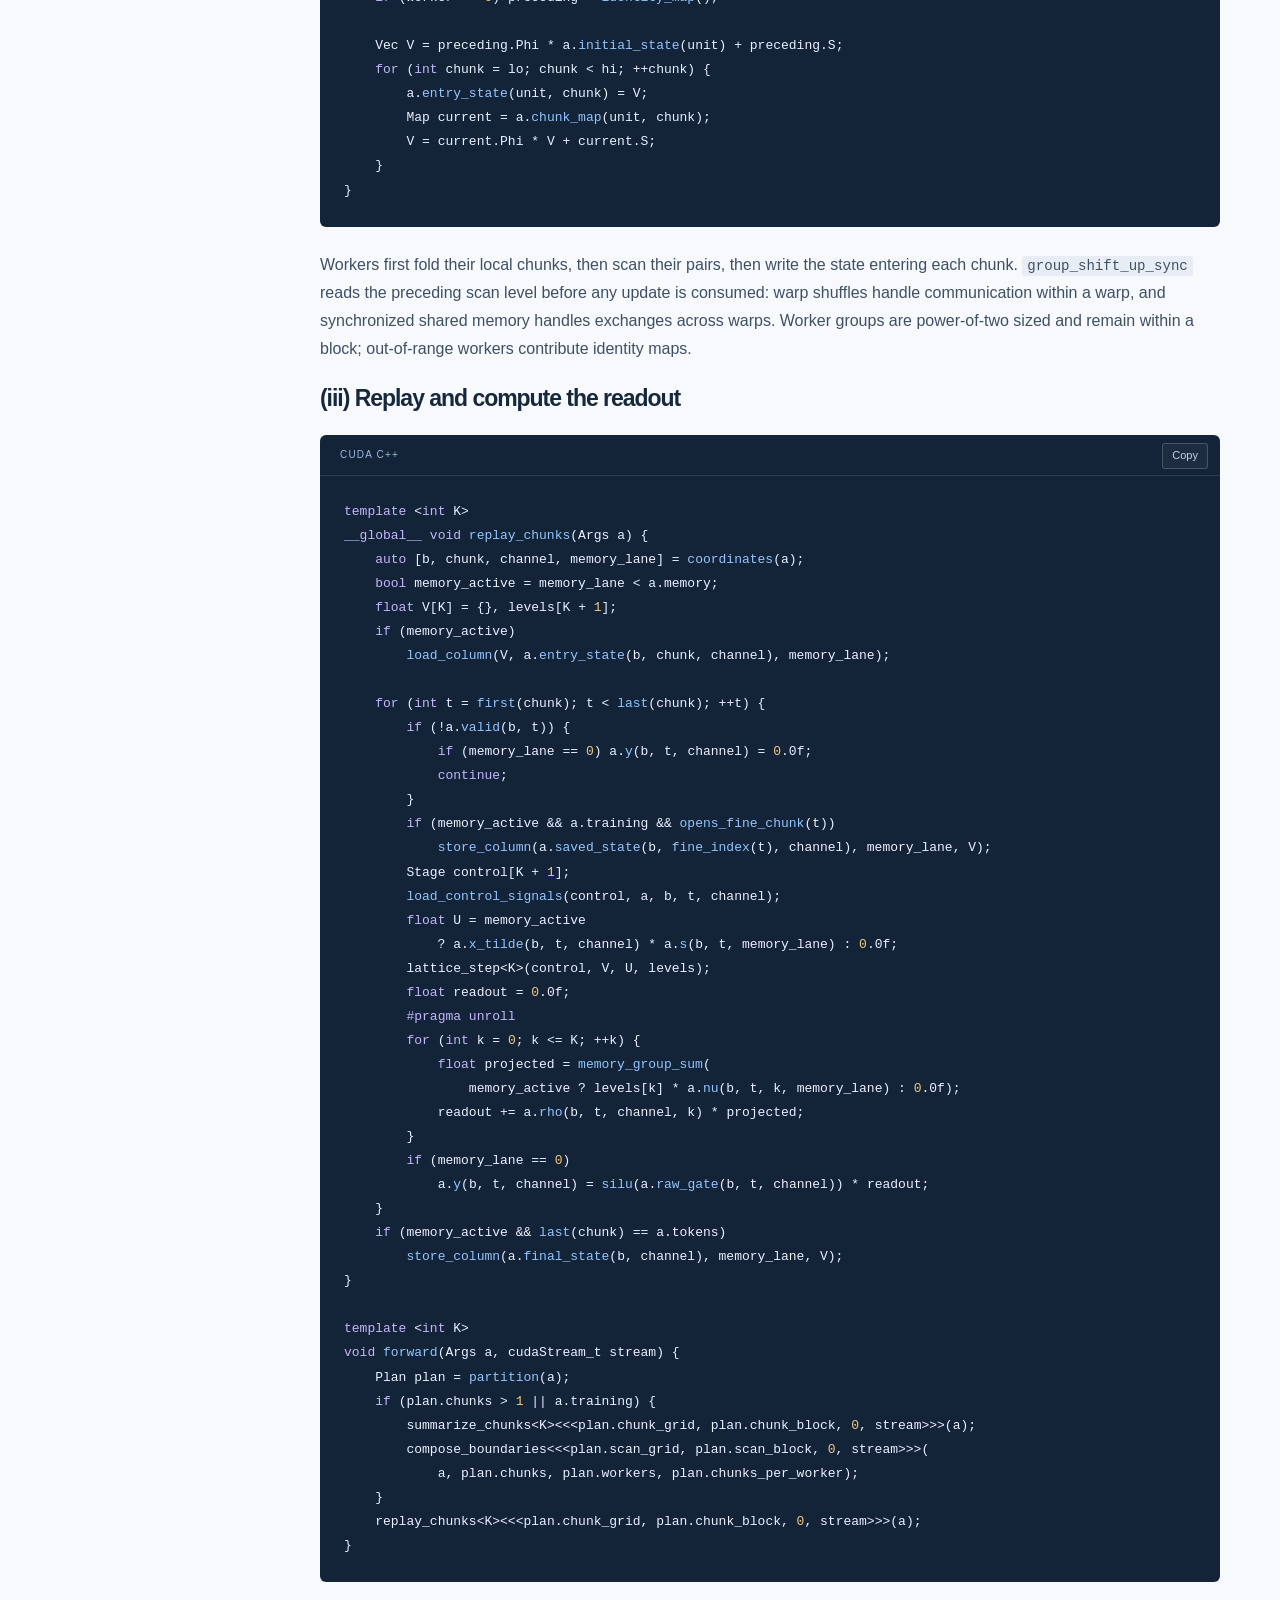
<file: doc/html/pages/implementation.html>
<!doctype html>
<html lang="en"><head><meta charset="utf-8"><meta name="viewport" content="width=device-width, initial-scale=1"><meta name="description" content="Reference computations, model construction and CUDA kernel execution."><meta name="theme-color" content="#f7f9fc"><title>Code: PyTorch and CUDA. · MIRA</title><link rel="icon" href="../../../doc/html/assets/mira.svg" type="image/svg+xml"><link rel="stylesheet" href="../../../doc/html/css/site.css"><script src="../../../doc/html/js/site.js" defer></script><script src="../../../doc/html/js/cuda-diagram.js" defer></script></head>
<body><a class="skip" href="#main">Skip to content</a><header><div class="nav-shell"><a class="brand" href="../../../index.html"><img src="../../../doc/html/assets/mira.svg" alt="" width="46" height="46"><span>MIRA LLM<span class="brand-sub">Inpsired by digital signal processing</span></span></a><button class="menu" aria-expanded="false" aria-controls="navigation">Menu</button><nav id="navigation" aria-label="Main navigation"><a href="introduction.html">Introduction</a><a href="motivation.html">Motivation</a><a href="results.html" hidden>Results</a><a href="quick-start.html">Pretraining MIRA</a><a href="customise.html">Customise LLM</a><a href="implementation.html" aria-current="page">Code</a><a href="research.html">Publication</a><a href="../../../index.html#contact">Contact</a></nav></div></header><main id="main"><div class="page-head"><p class="eyebrow">MIRA / Code</p><h1>Code: PyTorch and CUDA.</h1><p class="lede">Reference computations, model construction and CUDA kernel execution.</p></div><div class="doc-layout"><aside><span class="eyebrow">On this page</span><a href="#official-implementation">Official implementation</a><a href="#overview">PyTorch and CUDA implementations</a><a href="#affine-dynamics">From lattice dynamics to an affine transition</a><a href="#associativity">Why affine transitions compose associatively</a><a href="#segment-dynamics">Separating preceding memory from segment dynamics</a><a href="#math-to-cuda">From the algebra to parallel CUDA execution</a><a href="#cuda-diagram">Interactive CUDA diagram</a><a href="#reference">PyTorch-style dynamics</a><a href="#layer">Residual layer structure</a><a href="#pytorch-model">PyTorch language-model implementation</a><a href="#cuda-schedule">CUDA: parallel execution</a><a href="#cuda-pseudocode">CUDA C++ pseudocode</a><a href="#cuda-fused">CUDA: fused kernels</a><a href="#cuda-build">Build and load the CUDA kernel</a><a href="#dataset">Load the training dataset</a><a href="#train">PyTorch training loop</a><a href="#run">Run the implementation</a></aside><article><section id="official-implementation"><h2>Official implementation</h2><p><a class="text-link" href="https://github.com/roisincrtai/official-mira-llm">View MIRA on GitHub ↗</a></p></section><section id="overview"><h2>PyTorch and CUDA implementations</h2><p>This page explains the computation behind MIRA: a readable PyTorch reference, an explicit language-model implementation, and CUDA execution of the recurrent dynamics. For the existing pretrainer, use <a href="quick-start.html">Pretraining MIRA</a>. For concise library usage and architecture composition, use <a href="customise.html">Customise LLM</a>.</p></section><section id="affine-dynamics"><h2>From lattice dynamics to an affine transition</h2><p>The starting point is the lattice scattering update. The control signals at token t determine the rotation and radius before the temporal recurrence is evaluated. Define the channel-diagonal maps:</p><div class="equation" tabindex="0">D<sub>t</sub><sup>(k)</sup> = diag(r<sub>t</sub><sup>(k)</sup> ⊙ cos θ<sub>t</sub><sup>(k)</sup>), &nbsp; E<sub>t</sub><sup>(k)</sup> = diag(r<sub>t</sub><sup>(k)</sup> ⊙ sin θ<sub>t</sub><sup>(k)</sup>)</div><p>Each map has shape d<sub>e</sub> × d<sub>e</sub> and acts on the channel axis of a signal with shape d<sub>e</sub> × d<sub>m</sub>. The token update is:</p><div class="equation" tabindex="0">U<sub>t</sub><sup>(k−1)</sup> = D<sub>t</sub><sup>(k)</sup> U<sub>t</sub><sup>(k)</sup> − E<sub>t</sub><sup>(k)</sup> V<sub>t−1</sub><sup>(k−1)</sup><br>V<sub>t</sub><sup>(k)</sup> = E<sub>t</sub><sup>(k)</sup> U<sub>t</sub><sup>(k)</sup> + D<sub>t</sub><sup>(k)</sup> V<sub>t−1</sub><sup>(k−1)</sup><br>U<sub>t</sub><sup>(K)</sup> = x̃<sub>t</sub> s<sub>t</sub><sup>⊤</sup>, &nbsp; V<sub>t</sub><sup>(0)</sup> = U<sub>t</sub><sup>(0)</sup></div><p>The stage index belongs to {1, …, K}; the within-token cascade is evaluated from K down to 1. Only the backward states at stages 0 through K−1 must be carried to the next token:</p><div class="equation" tabindex="0"><b>V</b><sub>t</sub> = (V<sub>t</sub><sup>(0)</sup>, …, V<sub>t</sub><sup>(K−1)</sup>)<sup>⊤</sup> ∈ ℝ<sup>Kd<sub>e</sub> × d<sub>m</sub></sup>, &nbsp; <b>V</b><sub>0</sub> = 0</div><h3>Eliminate the forward-stage dependencies</h3><p>Substitute the expression for U at the next higher stage repeatedly. The first expansion introduces one delayed state; the next introduces the next delayed state multiplied by the intervening D maps. Continuing to the injected signal gives:</p><div class="equation" tabindex="0">U<sub>t</sub><sup>(k)</sup> = (∏<sub>i=k+1</sub><sup>K</sup> D<sub>t</sub><sup>(i)</sup>) x̃<sub>t</sub> s<sub>t</sub><sup>⊤</sup><br> − ∑<sub>j=k+1</sub><sup>K</sup> (∏<sub>i=k+1</sub><sup>j−1</sup> D<sub>t</sub><sup>(i)</sup>) E<sub>t</sub><sup>(j)</sup> V<sub>t−1</sub><sup>(j−1)</sup></div><p>An empty product is the identity map and an empty sum is zero. At k=K this reduces to the injected signal. At k=0 it gives V<sub>t</sub><sup>(0)</sup> through the boundary condition. Substituting the expansion into the backward-state update gives, for k ∈ {1, …, K}:</p><div class="equation" tabindex="0">V<sub>t</sub><sup>(k)</sup> = E<sub>t</sub><sup>(k)</sup> (∏<sub>i=k+1</sub><sup>K</sup> D<sub>t</sub><sup>(i)</sup>) x̃<sub>t</sub> s<sub>t</sub><sup>⊤</sup><br> + D<sub>t</sub><sup>(k)</sup> V<sub>t−1</sub><sup>(k−1)</sup><br> − E<sub>t</sub><sup>(k)</sup> ∑<sub>j=k+1</sub><sup>K</sup> (∏<sub>i=k+1</sub><sup>j−1</sup> D<sub>t</sub><sup>(i)</sup>) E<sub>t</sub><sup>(j)</sup> V<sub>t−1</sub><sup>(j−1)</sup></div><h3>Collect the transition and the input contribution</h3><p>Every term is either linear in the preceding carried state or independent of it. The D and E maps, the projected input x̃<sub>t</sub>, and the write vector s<sub>t</sub> depend on the current token representation, not on the preceding carried state. Therefore the entire cascade is an affine transformation:</p><div class="equation" tabindex="0">𝒯<sub>t</sub> = (Φ<sub>t</sub>, <b>S</b><sub>t</sub>), &nbsp; 𝒯<sub>t</sub>(<b>V</b>) = Φ<sub>t</sub><b>V</b> + <b>S</b><sub>t</sub><br><b>V</b><sub>t</sub> = Φ<sub>t</sub><b>V</b><sub>t−1</sub> + <b>S</b><sub>t</sub></div><p>Φ<sub>t</sub> has shape Kd<sub>e</sub> × Kd<sub>e</sub>; <b>S</b><sub>t</sub> has shape Kd<sub>e</sub> × d<sub>m</sub>. Its block row k and block column j refer to carried stages k,j ∈ {0, …, K−1}. The first row follows from the closure V<sub>t</sub><sup>(0)</sup> = U<sub>t</sub><sup>(0)</sup>:</p><div class="equation" tabindex="0">(Φ<sub>t</sub>)<sub>0,j</sub> = −(∏<sub>i=1</sub><sup>j</sup> D<sub>t</sub><sup>(i)</sup>) E<sub>t</sub><sup>(j+1)</sup><br>(<b>S</b><sub>t</sub>)<sub>0</sub> = (∏<sub>i=1</sub><sup>K</sup> D<sub>t</sub><sup>(i)</sup>) x̃<sub>t</sub> s<sub>t</sub><sup>⊤</sup></div><p>For each remaining carried row k ∈ {1, …, K−1}, collecting the delayed-state terms gives:</p><div class="equation" tabindex="0">(Φ<sub>t</sub>)<sub>k,j</sub> = 0, &nbsp; j &lt; k−1<br>(Φ<sub>t</sub>)<sub>k,k−1</sub> = D<sub>t</sub><sup>(k)</sup><br>(Φ<sub>t</sub>)<sub>k,j</sub> = −E<sub>t</sub><sup>(k)</sup> (∏<sub>i=k+1</sub><sup>j</sup> D<sub>t</sub><sup>(i)</sup>) E<sub>t</sub><sup>(j+1)</sup>, &nbsp; j ≥ k<br>(<b>S</b><sub>t</sub>)<sub>k</sub> = E<sub>t</sub><sup>(k)</sup> (∏<sub>i=k+1</sub><sup>K</sup> D<sub>t</sub><sup>(i)</sup>) x̃<sub>t</sub> s<sub>t</sub><sup>⊤</sup></div><p>Stage K is included in the current token’s ladder readout, but is not an additional carried state. Its value follows directly from U<sub>t</sub><sup>(K)</sup> and V<sub>t−1</sub><sup>(K−1)</sup>. Because every D and E block is channel-diagonal, the transition separates into independent K × K systems across channels; the large block matrix is a mathematical representation, not a requirement to allocate a dense Kd<sub>e</sub> × Kd<sub>e</sub> tensor.</p></section><section id="associativity"><h2>Why affine transitions compose associatively</h2><p>Take two transitions in chronological order, t<sub>1</sub> &lt; t<sub>2</sub>. Apply the earlier transition first and substitute its result into the later one:</p><div class="equation" tabindex="0">𝒯<sub>t₂</sub>(𝒯<sub>t₁</sub>(<b>V</b>))<br> = Φ<sub>t₂</sub>(Φ<sub>t₁</sub><b>V</b> + <b>S</b><sub>t₁</sub>) + <b>S</b><sub>t₂</sub><br> = (Φ<sub>t₂</sub>Φ<sub>t₁</sub>)<b>V</b> + Φ<sub>t₂</sub><b>S</b><sub>t₁</sub> + <b>S</b><sub>t₂</sub></div><p>The pair composition is consequently:</p><div class="equation" tabindex="0">(Φ<sub>t₂</sub>, <b>S</b><sub>t₂</sub>) ⊙ (Φ<sub>t₁</sub>, <b>S</b><sub>t₁</sub>)<br> = (Φ<sub>t₂</sub>Φ<sub>t₁</sub>, Φ<sub>t₂</sub><b>S</b><sub>t₁</sub> + <b>S</b><sub>t₂</sub>)</div><p>Here ⊙ denotes composition of affine transitions; in the lattice equations it denotes a broadcast elementwise product. For three chronologically ordered transitions, either grouping expands to the same pair:</p><div class="equation" tabindex="0">(𝒯<sub>t₃</sub> ⊙ 𝒯<sub>t₂</sub>) ⊙ 𝒯<sub>t₁</sub><br> = (Φ<sub>t₃</sub>Φ<sub>t₂</sub>Φ<sub>t₁</sub>, Φ<sub>t₃</sub>Φ<sub>t₂</sub><b>S</b><sub>t₁</sub> + Φ<sub>t₃</sub><b>S</b><sub>t₂</sub> + <b>S</b><sub>t₃</sub>)<br> = 𝒯<sub>t₃</sub> ⊙ (𝒯<sub>t₂</sub> ⊙ 𝒯<sub>t₁</sub>)</div><p>This follows from matrix-multiplication associativity and distributivity. The identity transition is (I, 0). Composition is generally <strong>not commutative</strong>: regrouping is valid, but swapping tokens changes the result. A parallel scan can therefore combine neighboring pairs in a tree while preserving their temporal order. The equality is exact over real arithmetic; different floating-point evaluation orders can introduce rounding differences.</p></section><section id="segment-dynamics"><h2>Separating preceding memory from segment dynamics</h2><p>Let s be the position immediately before a segment. Compose the transitions of tokens s+1 through t. The segment remains an affine pair:</p><div class="equation" tabindex="0">Φ<sub>s→t</sub> = Φ<sub>t</sub>Φ<sub>t−1</sub>⋯Φ<sub>s+1</sub><br><b>S</b><sub>s→t</sub> = ∑<sub>j=s+1</sub><sup>t</sup> (Φ<sub>t</sub>Φ<sub>t−1</sub>⋯Φ<sub>j+1</sub>)<b>S</b><sub>j</sub><br><b>V</b><sub>t</sub> = Φ<sub>s→t</sub><b>V</b><sub>s</sub> + <b>S</b><sub>s→t</sub></div><p>The trailing product is the identity when j=t. The first term transports the memory accumulated before the segment. The second is the contribution generated inside the segment from a zero entry state; it does not depend on earlier tokens. Setting the entry state to zero isolates <b>S</b><sub>s→t</sub>. Propagating the K basis states with the additive injection suppressed, while retaining the same control signals, yields the channel-local transition Φ<sub>s→t</sub>.</p><p>This separation is the key to concurrent chunk processing: a chunk can compute its transition and zero-entry contribution before its actual entry state is known. Once the entry state is recovered, the same summary describes the chunk’s correct exit state.</p></section><section id="math-to-cuda"><h2>From the algebra to parallel CUDA execution</h2><p>Partition the sequence into C = ⌈T/L⌉ chunks, each with at most L tokens. The affine derivation leads directly to three CUDA phases:</p><ol><li><strong>Summarize chunks independently.</strong> Each chunk computes its affine pair from local token control signals. Its zero-entry state trajectory gives the input contribution; homogeneous propagation gives the transition. Parallel work spans chunks, channels and memory components.</li><li><strong>Scan the chunk boundaries.</strong> Compose chunk pairs in chronological order using the associative pair rule. An exclusive prefix gives each chunk the state accumulated before it; the first chunk receives the reset state. Only summaries and boundary states are exchanged.</li><li><strong>Replay chunks concurrently.</strong> Restart each chunk from its recovered entry state, restore its interior states and compute the gated ladder readout for every token. Zero-entry interior states from the first phase are not the final token states.</li></ol><h3>What the GPU needs to exchange</h3><p>For one sequence and channel, a chunk summary contains a K × K transition and a K × d<sub>m</sub> input contribution. The same transition acts on every memory component. Boundary composition therefore depends on the number of chunks and state dimensions, rather than on all interior token states. The kernels reuse channel-local transitions and keep carried state in registers where the selected path permits.</p><h3>Critical path and implementation choices</h3><p>With sequential composition of C chunk boundaries, the simple three-phase critical path is approximately 2L + C ≈ 2L + T/L, treating K as fixed. Its minimum occurs near L ≈ √(T/2), giving O(√T) depth for that schedule. Associativity also permits a parallel boundary scan: with sufficient workers, the ideal boundary depth is O(log C), giving O(L + log C) depth for the three phases. Actual depth depends on available workers, the chunk assignment and synchronization; these expressions are algorithmic bounds, not latency predictions.</p><p>The tensor reference below removes the Python loop over K by solving all forward-stage equations together. That solves the <em>within-token</em> stage dependencies. The affine composition derived above addresses the different problem of <em>across-token</em> parallelism and motivates the CUDA scan implementation described later on this page.</p><p><a href="#cuda-schedule">Continue to the CUDA execution details →</a></p></section><section id="cuda-diagram"><h2>Interactive CUDA execution diagram</h2><p>Explore the chunk-scan schedule for one sequence, one channel and a slice of memory. Each worker owns two consecutive chunks. The diagram reads from top to bottom: chunk summaries, boundary composition, entry states, and replay. Thread colors identify ownership; dashed arrows show exchanges between workers.</p><figure id="cuda-scan-diagram" class="cuda-diagram"><div class="scan-controls"><label>Worker threads <select data-workers><option value="2">2</option><option value="4" selected>4</option><option value="8">8</option></select></label><label>Tokens per chunk <select data-chunk-length><option value="2" selected>2</option><option value="4">4</option><option value="8">8</option></select></label><span data-scan-size></span></div><div class="scan-phases" role="group" aria-label="CUDA phases"><button type="button" data-phase="summary" aria-pressed="false">(i) Summarize</button><button type="button" data-phase="compose" aria-pressed="false">(ii) Compose</button><button type="button" data-phase="replay" aria-pressed="true">(iii) Replay</button></div><div class="scan-playback"><button type="button" data-previous>Previous</button><button type="button" data-play aria-pressed="false">Play from start</button><button type="button" data-next>Next</button><label>Step <input type="range" data-scan-step min="0" max="7" value="7" aria-label="CUDA execution step"></label></div><p class="scan-step-name" data-step-label></p><p data-scan-description class="scan-explanation" role="status" aria-live="polite"></p><div class="scan-canvas" data-scan-canvas></div><figcaption class="caption">A pair contains the transition Φ and input contribution S for the displayed token interval. Solid arrows carry local information; dashed arrows exchange an earlier worker’s pair. The first preceding pair is the identity (I, 0), applied to the reset state V₀. The selected sizes illustrate the schedule; they do not specify the kernel’s launch configuration.</figcaption><noscript><p>The CUDA forward schedule has three phases: independently summarize chunks into affine pairs, compose the pairs to recover every entry state, and replay chunks concurrently to produce the outputs. Enable JavaScript to inspect each scan step.</p></noscript></figure></section><section id="reference"><h2>PyTorch-style dynamics</h2><p>This tensor reference computes all lattice stages together in one batched triangular solve per token, without a Python loop over K. It uses the cauchy_x_hyperbolic control signal maps. It receives projected control signals and write/read vectors; γ is already the SiLU gate. It omits padding masks, output projection, mixed-precision handling and the parallel kernel dispatch.</p><div class="code-wrap"><div class="code-label">python</div><pre><code>def lattice_readout(x_tilde, alpha, beta, rho, gamma, s, nu, V):
    B, T, d_e = x_tilde.shape
    K = V.shape[1]
    identity = torch.eye(K + 1, dtype=x_tilde.dtype, device=x_tilde.device)
    outputs = []
    for t in range(T):
        a = alpha[:, t]
        b = beta[:, t]
        decay = torch.exp(-a.abs())
        cosine = 2 * decay / (1 + decay.square())
        sine = torch.tanh(a)
        radius = 1 / (1 + b.square())
        diagonal = radius * cosine
        coupling = radius * sine
        delayed = V.transpose(1, 2)
        injection = x_tilde[:, t, :, None] * s[:, t, None, :]
        system = identity - torch.diag_embed(diagonal, offset=1)
        rhs = torch.cat((
            -coupling[..., None] * delayed,
            injection.unsqueeze(2),
        ), dim=2)
        U = torch.linalg.solve_triangular(
            system, rhs, upper=True, unitriangular=True
        )
        levels = torch.cat((
            U[:, :, :1],
            coupling[..., None] * U[:, :, 1:] + diagonal[..., None] * delayed,
        ), dim=2)
        V = levels[:, :, :K].transpose(1, 2)
        read = torch.einsum(&quot;bckm,bkm-&gt;bkc&quot;, levels, nu[:, t])
        y = (rho[:, t].transpose(1, 2) * read).sum(dim=1)
        outputs.append(y * gamma[:, t])
    return torch.stack(outputs, dim=1), V</code></pre><button class="copy" type="button" aria-label="Copy code">Copy</button></div><p>For independent sequences, initialize V with zeros of shape [B, K, d<sub>e</sub>, d<sub>m</sub>]. The control signal arrays α and β have shape [B, T, d<sub>e</sub>, K], ρ has [B, T, d<sub>e</sub>, K+1], and ν has [B, T, K+1, d<sub>m</sub>]. The remaining Python loop advances tokens in causal order. Within each token, the upper-triangular system solves all forward-stage signals together; tensor operations then update every backward state and evaluate the ladder readout. The dedicated CUDA implementation uses its own parallel scan kernels. This reference expects FP32 or FP64 inputs. The current code uses cosine = sech(α) and sine = tanh(α).</p></section><section id="layer"><h2>Residual layer structure</h2><div class="code-wrap"><div class="code-label">python</div><pre><code>def forward(x):
    x = x + mixer(rmsnorm_1(x))
    x = x + feed_forward(rmsnorm_2(x))
    return x</code></pre><button class="copy" type="button" aria-label="Copy code">Copy</button></div><p>The dense feed-forward network uses a SiLU activation between its up and down projections. <code>MiraBlock.post_init(n_layer)</code> initializes lattice parameters and scales the residual output projections for the chosen depth.</p></section><section id="pytorch-model"><h2>PyTorch language-model implementation</h2><p>The following PyTorch reference defines embeddings, normalization, residual layers, feed-forward networks and the language-model head explicitly. The recurrent computation uses the public MIRA mixer. Together with the CUDA-loading, data and training sections below, these five Python blocks form one complete <code>custom_train.py</code> example.</p><div class="code-wrap"><div class="code-label">python</div><pre><code>import argparse
import importlib
import math
import os
from pathlib import Path

import torch
from torch import nn
from torch.nn import functional as F
from tqdm import trange

from mira_llm import MiraMixer
from helpers.token_store import TokenStream
from pretrain.epoch import EpochCorpus
from tools import config_file


class RMSNorm(nn.Module):
    def __init__(self, width, eps=1e-8):
        super().__init__()
        self.weight = nn.Parameter(torch.ones(width))
        self.eps = eps

    def forward(self, x):
        normalized = x.float() * torch.rsqrt(
            x.float().square().mean(dim=-1, keepdim=True) + self.eps
        )
        return (normalized * self.weight.float()).to(x.dtype)


class MiraLayer(nn.Module):
    def __init__(self, width, depth, order, d_e, d_r, d_m, ffn_width):
        super().__init__()
        self.norm_mixer = RMSNorm(width)
        self.mixer = MiraMixer(
            width=width,
            lattice_order=order,
            d_e=d_e,
            coefficient_bottleneck=d_r,
            memory_dimension=d_m,
        )
        self.mixer.initialize_lattice_parameters()
        self.norm_ffn = RMSNorm(width)
        self.ffn = nn.Sequential(
            nn.Linear(width, ffn_width),
            nn.SiLU(),
            nn.Linear(ffn_width, width),
        )
        std = 0.02 / math.sqrt(2 * depth)
        nn.init.normal_(self.mixer.out_proj.weight, std=std)
        nn.init.normal_(self.ffn[-1].weight, std=std)

    def forward(self, x):
        x = x + self.mixer(self.norm_mixer(x))
        return x + self.ffn(self.norm_ffn(x))


class CustomMiraLLM(nn.Module):
    def __init__(self, vocab_size, width, depth, order, d_e, d_r, d_m, ffn_width):
        super().__init__()
        self.embedding = nn.Embedding(vocab_size, width)
        self.layers = nn.ModuleList([
            MiraLayer(width, depth, order, d_e, d_r, d_m, ffn_width)
            for _ in range(depth)
        ])
        self.norm = RMSNorm(width)
        self.head = nn.Linear(width, vocab_size, bias=False)

    def forward(self, input_ids, targets=None, target_mask=None):
        x = self.embedding(input_ids)
        for layer in self.layers:
            x = layer(x)
        logits = self.head(self.norm(x))
        loss = None
        if targets is not None:
            token_loss = F.cross_entropy(
                logits.reshape(-1, logits.size(-1)), targets.reshape(-1), reduction=&quot;none&quot;
            ).view_as(targets)
            if target_mask is None:
                loss = token_loss.mean()
            else:
                per_sequence = (token_loss * target_mask).sum(dim=-1)
                loss = (per_sequence / target_mask.sum(dim=-1).clamp_min(1)).mean()
        return logits, loss</code></pre><button class="copy" type="button" aria-label="Copy code">Copy</button></div></section><section id="cuda-schedule"><h2>CUDA: parallel execution</h2><p>Each token defines an affine state transition. Adjacent transitions compose associatively: a chunk can summarize how it transforms an incoming state without knowing that state in advance. The manuscript partitions T tokens into chunks of length L and uses three phases:</p><ol><li><strong>Summarize.</strong> Process chunks concurrently from zero carried state and compute their transition summaries.</li><li><strong>Compose.</strong> Combine summaries at chunk boundaries to recover each chunk’s entry state.</li><li><strong>Replay.</strong> Process chunk interiors concurrently from the recovered states and produce the gated ladder readout.</li></ol><p>Work is distributed across token chunks, expanded channels and memory components. Carried state is held in registers where the selected kernel permits. See the <a href="results.html#cuda">reported kernel measurements</a> for the hardware and context length used in the manuscript.</p></section><section id="cuda-pseudocode"><h2>CUDA C++ forward pseudocode</h2><p>The following pseudocode maps the affine analysis to device computation. Each chunk kernel distributes sequence, chunk, channel and memory work across blocks and lanes. K is a compile-time lattice order, so the stage loops are unrolled. The boundary scan preserves chronological order.</p><p><code>Args</code>, <code>Plan</code>, <code>Mat</code> and <code>Vec</code> denote tensor accessors, a launch plan and small register fragments. Indexing, load/store and cooperative reduction helpers abstract the memory layout. The pseudocode describes the forward schedule illustrated above.</p><h3>Device primitives</h3><div class="code-wrap"><div class="code-label">CUDA C++</div><pre><code>struct Stage { float D, E; };

__device__ Stage stage(float alpha, float beta) {
    float r = 1.0f / (1.0f + beta * beta);
    float decay = expf(-fabsf(alpha));
    return {r * 2.0f * decay / (1.0f + decay * decay), r * tanhf(alpha)};
}

template &lt;int K&gt;
__device__ void lattice_step(const Stage* control, float* V,
                             float U, float* levels) {
    #pragma unroll
    for (int k = K; k &gt;= 1; --k) {
        levels[k] = control[k].E * U + control[k].D * V[k - 1];
        U = control[k].D * U - control[k].E * V[k - 1];
    }
    levels[0] = U;
    #pragma unroll
    for (int k = 0; k &lt; K; ++k) V[k] = levels[k];
}

struct Map { Mat Phi; Vec S; };

__device__ Map compose(const Map&amp; later, const Map&amp; earlier) {
    return {later.Phi * earlier.Phi,
            later.Phi * earlier.S + later.S};
}</code></pre><button class="copy" type="button" aria-label="Copy code">Copy</button></div><p>The stage map uses the current hyperbolic rotation. A token step reads all delayed values before replacing the carried state. Affine composition always applies <code>earlier</code> first.</p><h3>(i) Summarize each chunk</h3><div class="code-wrap"><div class="code-label">CUDA C++</div><pre><code>template &lt;int K&gt;
__global__ void summarize_chunks(Args a) {
    auto [b, chunk, channel, memory_lane] = coordinates(a);
    float V[K] = {}, basis[K] = {}, levels[K + 1];
    bool memory_active = memory_lane &lt; a.memory;
    bool basis_active = memory_lane &lt; K;
    if (basis_active) basis[memory_lane] = 1.0f;

    for (int t = first(chunk); t &lt; last(chunk); ++t) {
        if (!a.valid(b, t)) continue;
        Stage control[K + 1];
        load_control_signals(control, a, b, t, channel);
        if (memory_active) {
            float U = a.x_tilde(b, t, channel) * a.s(b, t, memory_lane);
            lattice_step&lt;K&gt;(control, V, U, levels);
        }
        if (basis_active)
            lattice_step&lt;K&gt;(control, basis, 0.0f, levels);
    }
    if (memory_active) store_column(a.S(b, chunk, channel), memory_lane, V);
    if (basis_active)
        store_column(a.Phi(b, chunk, channel), memory_lane, basis);
}</code></pre><button class="copy" type="button" aria-label="Copy code">Copy</button></div><p>Zero carried state produces S. Basis propagation uses the same control signals with zero additive injection and produces columns of Φ. The logical lane range covers both K basis columns and d<sub>m</sub> memory columns. Separate active tests keep basis propagation valid even when K exceeds d<sub>m</sub>; the layout helpers tile these logical lanes over actual threads.</p><h3>(ii) Recover chunk entry states</h3><div class="code-wrap"><div class="code-label">CUDA C++</div><pre><code>__global__ void compose_boundaries(Args a, int chunks,
                                   int workers, int chunks_per_worker) {
    int unit = global_thread_index() / workers;
    int worker = threadIdx.x % workers;
    int lo = worker * chunks_per_worker;
    int hi = min(chunks, lo + chunks_per_worker);

    Map own = identity_map();
    for (int chunk = lo; chunk &lt; hi; ++chunk)
        own = compose(a.chunk_map(unit, chunk), own);

    Map inclusive = own;
    for (int distance = 1; distance &lt; workers; distance *= 2) {
        Map earlier = group_shift_up_sync(inclusive, distance, workers);
        if (worker &gt;= distance)
            inclusive = compose(inclusive, earlier);
    }
    Map preceding = group_shift_up_sync(inclusive, 1, workers);
    if (worker == 0) preceding = identity_map();

    Vec V = preceding.Phi * a.initial_state(unit) + preceding.S;
    for (int chunk = lo; chunk &lt; hi; ++chunk) {
        a.entry_state(unit, chunk) = V;
        Map current = a.chunk_map(unit, chunk);
        V = current.Phi * V + current.S;
    }
}</code></pre><button class="copy" type="button" aria-label="Copy code">Copy</button></div><p>Workers first fold their local chunks, then scan their pairs, then write the state entering each chunk. <code>group_shift_up_sync</code> reads the preceding scan level before any update is consumed: warp shuffles handle communication within a warp, and synchronized shared memory handles exchanges across warps. Worker groups are power-of-two sized and remain within a block; out-of-range workers contribute identity maps.</p><h3>(iii) Replay and compute the readout</h3><div class="code-wrap"><div class="code-label">CUDA C++</div><pre><code>template &lt;int K&gt;
__global__ void replay_chunks(Args a) {
    auto [b, chunk, channel, memory_lane] = coordinates(a);
    bool memory_active = memory_lane &lt; a.memory;
    float V[K] = {}, levels[K + 1];
    if (memory_active)
        load_column(V, a.entry_state(b, chunk, channel), memory_lane);

    for (int t = first(chunk); t &lt; last(chunk); ++t) {
        if (!a.valid(b, t)) {
            if (memory_lane == 0) a.y(b, t, channel) = 0.0f;
            continue;
        }
        if (memory_active &amp;&amp; a.training &amp;&amp; opens_fine_chunk(t))
            store_column(a.saved_state(b, fine_index(t), channel), memory_lane, V);
        Stage control[K + 1];
        load_control_signals(control, a, b, t, channel);
        float U = memory_active
            ? a.x_tilde(b, t, channel) * a.s(b, t, memory_lane) : 0.0f;
        lattice_step&lt;K&gt;(control, V, U, levels);
        float readout = 0.0f;
        #pragma unroll
        for (int k = 0; k &lt;= K; ++k) {
            float projected = memory_group_sum(
                memory_active ? levels[k] * a.nu(b, t, k, memory_lane) : 0.0f);
            readout += a.rho(b, t, channel, k) * projected;
        }
        if (memory_lane == 0)
            a.y(b, t, channel) = silu(a.raw_gate(b, t, channel)) * readout;
    }
    if (memory_active &amp;&amp; last(chunk) == a.tokens)
        store_column(a.final_state(b, channel), memory_lane, V);
}

template &lt;int K&gt;
void forward(Args a, cudaStream_t stream) {
    Plan plan = partition(a);
    if (plan.chunks &gt; 1 || a.training) {
        summarize_chunks&lt;K&gt;&lt;&lt;&lt;plan.chunk_grid, plan.chunk_block, 0, stream&gt;&gt;&gt;(a);
        compose_boundaries&lt;&lt;&lt;plan.scan_grid, plan.scan_block, 0, stream&gt;&gt;&gt;(
            a, plan.chunks, plan.workers, plan.chunks_per_worker);
    }
    replay_chunks&lt;K&gt;&lt;&lt;&lt;plan.chunk_grid, plan.chunk_block, 0, stream&gt;&gt;&gt;(a);
}</code></pre><button class="copy" type="button" aria-label="Copy code">Copy</button></div><p>The memory-group reduction contracts each stage’s state with its read direction ν. The ladder weights ρ combine stages and the SiLU gate γ selects the output. The following output projection is supplied by the model layer. Saved fine-chunk entry states support recomputation during backward. Launching the phases on one CUDA stream orders their global-memory dependencies. For a single inference chunk, its entry-state accessor supplies the initial state and the host can use replay directly.</p></section><section id="cuda-fused"><h2>CUDA: fused kernels</h2><p>The current pretraining YAML selects <code>mira_dspv2</code>. This self-contained package builds its own CUDA source into its own cubin. It includes chunked forward and backward paths, a tree scan, and fused scan paths.</p><p>Its specialized four-token path forms control signals and memory-read projections within the kernel using tensor cores, while the recurrence accumulates in FP32. Two groups of batch rows run offset token tiles to overlap control signal formation with recurrence work. Weight tiles are shared.</p><p>The four-token specialization targets K=2, d<sub>m</sub>=16 and d<sub>r</sub> in {16, 32, 48}, with additional dispatch conditions on precision, hardware and batch shape. Other supported cases use the package’s two-token or chunked paths. These dispatch choices preserve the model computation.</p></section><section id="cuda-build"><h2>Build and load the CUDA kernel</h2><p>Build the kernel from your clone before running the script:</p><div class="code-wrap"><div class="code-label">shell</div><pre><code>make -f kernel/cuda/mira_dspv2/Makefile build
make -f kernel/cuda/mira_dspv2/Makefile check</code></pre><button class="copy" type="button" aria-label="Copy code">Copy</button></div><p>The package and compiled-kernel directory come from your stage YAML:</p><div class="code-wrap"><div class="code-label">yaml</div><pre><code>mira_cuda_bin: mira_dspv2
mira_cuda_kernel: build/kernel/cuda</code></pre><button class="copy" type="button" aria-label="Copy code">Copy</button></div><div class="code-wrap"><div class="code-label">python</div><pre><code>def load_cuda_from_yaml(config_path, device):
    settings = config_file.read(config_path)
    package = settings[&quot;mira_cuda_bin&quot;]
    kernel_root = settings.get(&quot;mira_cuda_kernel&quot;)
    if kernel_root:
        os.environ[&quot;MIRA_CUDA_KERNEL&quot;] = str(Path(kernel_root).resolve())
    torch.cuda.set_device(device)
    mixer_module = importlib.import_module(MiraMixer.__module__)
    backend = mixer_module.use_mira_cuda(package)
    if backend is None:
        raise RuntimeError(f&quot;Could not import CUDA package: {package}&quot;)
    ready, detail = backend.status(torch.cuda.current_device())
    if not ready:
        raise RuntimeError(f&quot;CUDA kernel could not load: {detail}&quot;)
    print(f&quot;Loaded CUDA package {package} from {detail}&quot;, flush=True)</code></pre><button class="copy" type="button" aria-label="Copy code">Copy</button></div><p>The loader checks that the compiled module can be loaded on the selected GPU. The mixer then dispatches to the package’s supported CUDA paths. The selected geometry and dtype determine which path is used; loading a module alone does not guarantee that every operation uses CUDA kernels.</p></section><section id="dataset"><h2>Load the training dataset</h2><p>Prepare a token stream with the project’s tokenization facility, as described in <a href="quick-start.html#tokenize">Pretraining MIRA</a>. Pass its stream stem, the path before <code>_index.json</code>, to this script. The reader verifies recorded content signatures before opening read-only memory maps.</p><div class="code-wrap"><div class="code-label">python</div><pre><code>def load_dataset(token_stem, context_length, vocab_size):
    stream = TokenStream(token_stem)
    if stream.n_tokens &lt; context_length + 1:
        raise ValueError(&quot;The token stream is shorter than one training window&quot;)
    if stream.head[&quot;vocab_size&quot;] != vocab_size:
        raise ValueError(&quot;Token stream and model vocabulary sizes must match&quot;)
    print(f&quot;Loaded dataset {token_stem}: {stream.n_tokens:,} tokens&quot;, flush=True)
    return stream</code></pre><button class="copy" type="button" aria-label="Copy code">Copy</button></div></section><section id="train"><h2>PyTorch training loop</h2><p>This single-device example samples packed windows, shifts inputs and targets for next-token prediction, computes cross-entropy, and updates the model. It reads the learning rate from the YAML and uses a constant rate for this example. It derives one complete corpus pass at the configured context length, masks padding in the final batch, and resumes from an atomic checkpoint containing the architecture, optimizer and random states. The standard trainer provides the full configured schedule, context handling and distributed execution.</p><div class="code-wrap"><div class="code-label">python</div><pre><code>def train(model, stream, settings, device, checkpoint_path, seed):
    batch_size = int(settings[&quot;batch&quot;])
    context_length = int(settings[&quot;context_window&quot;].split(&quot;,&quot;)[0])
    data = EpochCorpus(stream, [context_length], batch_size)
    total_steps = data.steps
    checkpoint_every = int(settings[&quot;ckpt_every&quot;])
    if checkpoint_every &lt; 1:
        raise ValueError(&quot;ckpt_every must be positive&quot;)
    optimizer = torch.optim.AdamW(
        model.parameters(), lr=float(settings[&quot;peak_lr&quot;]),
        weight_decay=float(settings[&quot;weight_decay&quot;]),
    )
    generator = torch.Generator().manual_seed(seed)
    checkpoint_path = Path(checkpoint_path)
    checkpoint_path.parent.mkdir(parents=True, exist_ok=True)
    first_step = 0
    if checkpoint_path.exists() and settings.get(&quot;no_resume&quot;, &quot;0&quot;) == &quot;0&quot;:
        saved = torch.load(checkpoint_path, map_location=&quot;cpu&quot;, weights_only=True)
        if saved[&quot;settings&quot;] != settings or saved[&quot;architecture&quot;] != model.architecture:
            raise ValueError(&quot;Checkpoint configuration does not match this run&quot;)
        if saved[&quot;dataset_sig&quot;] != stream.sig:
            raise ValueError(&quot;Checkpoint dataset does not match this token stream&quot;)
        model.load_state_dict(saved[&quot;model&quot;])
        optimizer.load_state_dict(saved[&quot;optimizer&quot;])
        generator.set_state(saved[&quot;data_rng&quot;])
        torch.set_rng_state(saved[&quot;torch_rng&quot;])
        if device.type == &quot;cuda&quot;:
            torch.cuda.set_rng_state_all(saved[&quot;cuda_rng&quot;])
        first_step = saved[&quot;step&quot;]
        print(f&quot;Loaded checkpoint {checkpoint_path} at step {first_step}&quot;, flush=True)
    data.step = first_step
    model.train()
    for step in trange(first_step, total_steps, desc=&quot;Training&quot;):
        ids, _, mask = data.batch(batch_size, context_length - 1, device=device)
        optimizer.zero_grad(set_to_none=True)
        _, loss = model(ids[:, :-1], ids[:, 1:], mask[:, 1:])
        loss.backward()
        grad_clip = float(settings[&quot;grad_clip&quot;])
        if grad_clip &gt; 0:
            nn.utils.clip_grad_norm_(model.parameters(), grad_clip)
        optimizer.step()
        print(f&quot;step={step + 1} loss={loss.item():.6f}&quot;, flush=True)
        if (step + 1) % checkpoint_every == 0 or step + 1 == total_steps:
            temporary = checkpoint_path.with_suffix(&quot;.tmp&quot;)
            payload = {
                &quot;step&quot;: step + 1,
                &quot;architecture&quot;: model.architecture,
                &quot;settings&quot;: settings,
                &quot;dataset_sig&quot;: stream.sig,
                &quot;model&quot;: model.state_dict(),
                &quot;optimizer&quot;: optimizer.state_dict(),
                &quot;data_rng&quot;: generator.get_state(),
                &quot;torch_rng&quot;: torch.get_rng_state(),
                &quot;cuda_rng&quot;: torch.cuda.get_rng_state_all() if device.type == &quot;cuda&quot; else [],
            }
            with temporary.open(&quot;wb&quot;) as handle:
                torch.save(payload, handle)
                handle.flush()
                os.fsync(handle.fileno())
            os.replace(temporary, checkpoint_path)</code></pre><button class="copy" type="button" aria-label="Copy code">Copy</button></div></section><section id="run"><h2>Run the implementation</h2><p>The entry point creates <code>CustomMiraLLM</code> directly, opens the dataset and enters the training loop. Geometry and vocabulary size are explicit arguments; the kernel package is selected only in YAML.</p><div class="code-wrap"><div class="code-label">python</div><pre><code>def main():
    parser = argparse.ArgumentParser()
    parser.add_argument(&quot;--config&quot;, required=True)
    parser.add_argument(&quot;--tokens&quot;, required=True)
    parser.add_argument(&quot;--vocab-size&quot;, type=int, required=True)
    for name in (&quot;width&quot;, &quot;depth&quot;, &quot;order&quot;, &quot;d-e&quot;, &quot;d-r&quot;, &quot;d-m&quot;, &quot;ffn-width&quot;):
        parser.add_argument(&quot;--&quot; + name, type=int, required=True)
    parser.add_argument(&quot;--device&quot;, default=&quot;cuda:0&quot;)
    parser.add_argument(&quot;--checkpoint&quot;, default=&quot;checkpoints/custom_mira/model.pt&quot;)
    args = parser.parse_args()
    settings = config_file.read(args.config)
    seed = int(settings.get(&quot;seed&quot;, &quot;0&quot;))
    torch.manual_seed(seed)
    device = torch.device(args.device)
    if device.type == &quot;cuda&quot;:
        load_cuda_from_yaml(args.config, device)
    architecture = {
        &quot;vocab_size&quot;: args.vocab_size, &quot;width&quot;: args.width, &quot;depth&quot;: args.depth,
        &quot;order&quot;: args.order, &quot;d_e&quot;: args.d_e, &quot;d_r&quot;: args.d_r,
        &quot;d_m&quot;: args.d_m, &quot;ffn_width&quot;: args.ffn_width,
    }
    if any(value &lt; 1 for value in architecture.values()):
        raise ValueError(&quot;All architecture dimensions must be positive&quot;)
    model = CustomMiraLLM(**architecture).to(device)
    model.architecture = architecture
    print(&quot;Created CustomMiraLLM with randomly initialized weights&quot;, flush=True)
    context_length = int(settings[&quot;context_window&quot;].split(&quot;,&quot;)[0])
    stream = load_dataset(args.tokens, context_length, args.vocab_size)
    train(model, stream, settings, device, args.checkpoint, seed)


if __name__ == &quot;__main__&quot;:
    main()</code></pre><button class="copy" type="button" aria-label="Copy code">Copy</button></div><div class="code-wrap"><div class="code-label">shell</div><pre><code>python custom_train.py   --config config/pretrain/config_pretrain.yaml   --tokens &quot;$TOKEN_STREAM_STEM&quot;   --vocab-size &quot;$VOCAB_SIZE&quot;   --width &quot;$MODEL_WIDTH&quot; --depth &quot;$MODEL_DEPTH&quot;   --order &quot;$LATTICE_ORDER&quot; --d-e &quot;$EXPANDED_WIDTH&quot;   --d-r &quot;$WRITE_BOTTLENECK&quot; --d-m &quot;$MEMORY_DIMENSION&quot;   --ffn-width &quot;$FFN_WIDTH&quot;</code></pre><button class="copy" type="button" aria-label="Copy code">Copy</button></div><p>Set the shell variables to your tokenizer, token-stream stem and chosen geometry. Run from the clone root so relative YAML paths resolve correctly. This example handles packed, unpadded windows; use the standard trainer for the project’s full pretraining workflow.</p></section></article></div></main><footer><a class="wordmark" href="../../../index.html">MIRA</a><p>Lattice–ladder dynamics for recurrent language modeling.</p><div><a href="../../../doc/html/pages/quick-start.html">Get started</a><a href="../../../index.html#contact">Contact</a><a href="#main">Back to top ↑</a></div></footer><div class="sr-only" id="announcement" role="status" aria-live="polite"></div></body></html>
</file>
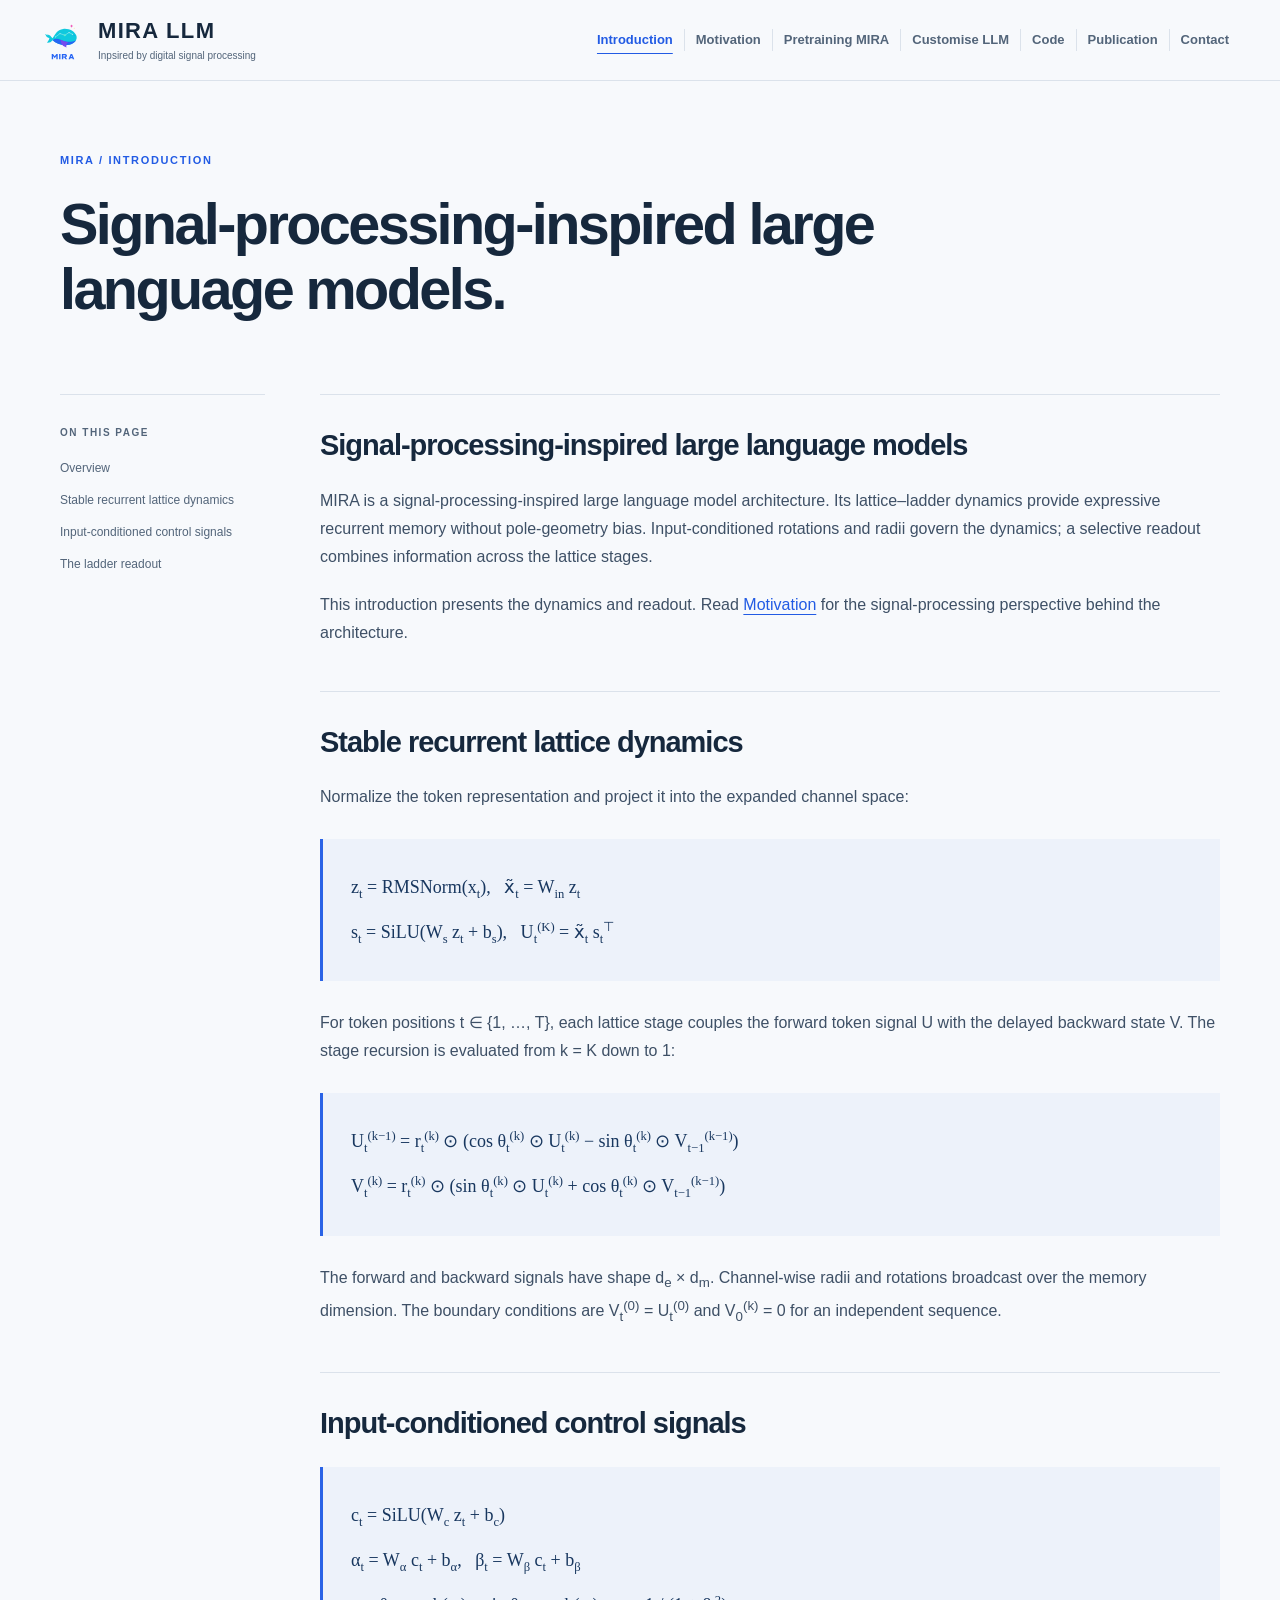
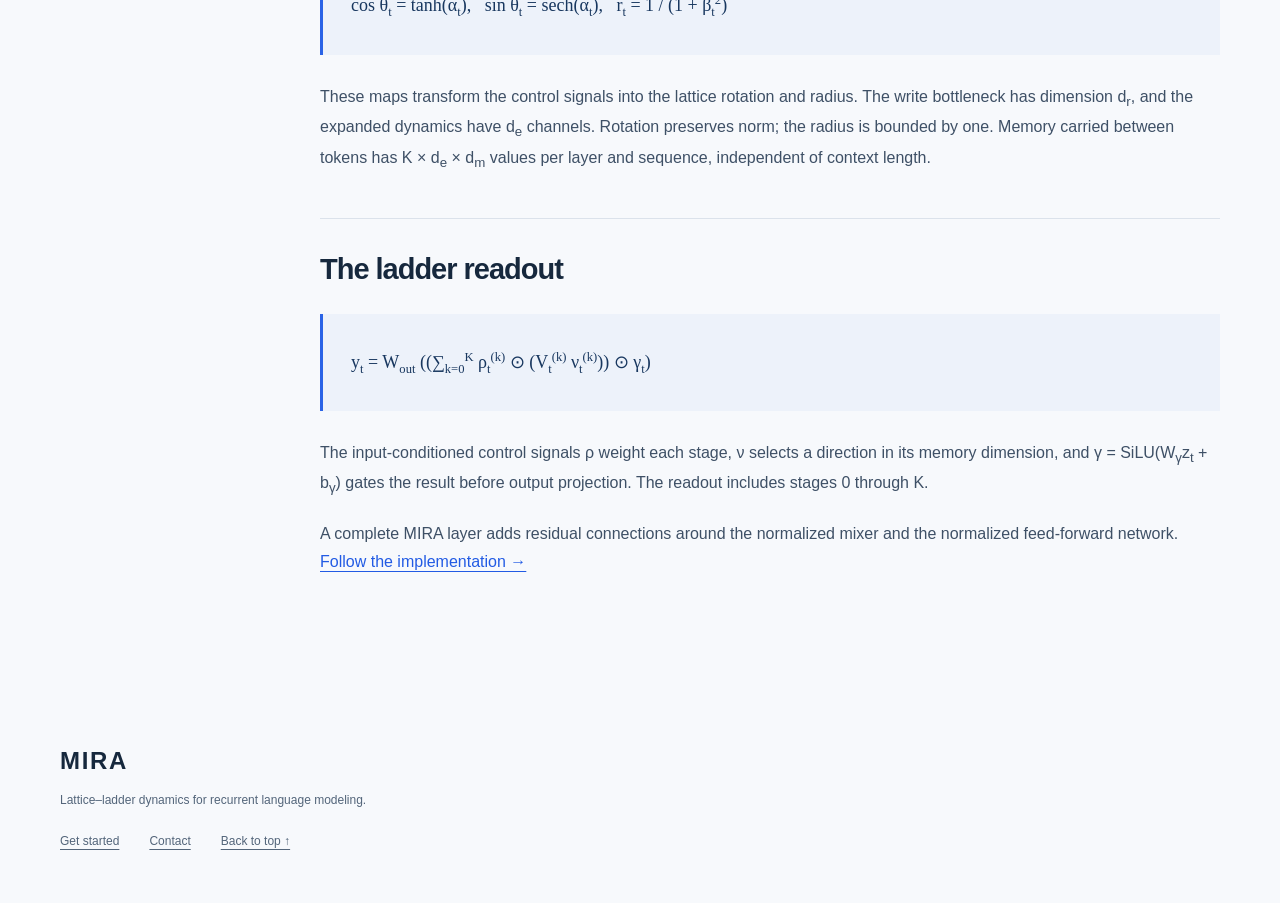
<file: doc/html/pages/introduction.html>
<!doctype html>
<html lang="en"><head><meta charset="utf-8"><meta name="viewport" content="width=device-width, initial-scale=1"><meta name="description" content="From input-conditioned rotations to a selective ladder readout."><meta name="theme-color" content="#f7f9fc"><title>Signal-processing-inspired large language models. · MIRA</title><link rel="icon" href="../../../doc/html/assets/mira.svg" type="image/svg+xml"><link rel="stylesheet" href="../../../doc/html/css/site.css"><script src="../../../doc/html/js/site.js" defer></script></head>
<body><a class="skip" href="#main">Skip to content</a><header><div class="nav-shell"><a class="brand" href="../../../index.html"><img src="../../../doc/html/assets/mira.svg" alt="" width="46" height="46"><span>MIRA LLM<span class="brand-sub">Inpsired by digital signal processing</span></span></a><button class="menu" aria-expanded="false" aria-controls="navigation">Menu</button><nav id="navigation" aria-label="Main navigation"><a href="introduction.html" aria-current="page">Introduction</a><a href="motivation.html">Motivation</a><a href="results.html" hidden>Results</a><a href="quick-start.html">Pretraining MIRA</a><a href="customise.html">Customise LLM</a><a href="implementation.html">Code</a><a href="research.html">Publication</a><a href="../../../index.html#contact">Contact</a></nav></div></header><main id="main"><div class="page-head"><p class="eyebrow">MIRA / Introduction</p><h1>Signal-processing-inspired large language models.</h1></div><div class="doc-layout"><aside><span class="eyebrow">On this page</span><a href="#overview">Overview</a><a href="#dynamics">Stable recurrent lattice dynamics</a><a href="#control-signals">Input-conditioned control signals</a><a href="#readout">The ladder readout</a></aside><article><section id="overview"><h2>Signal-processing-inspired large language models</h2><p>MIRA is a signal-processing-inspired large language model architecture. Its lattice–ladder dynamics provide expressive recurrent memory without pole-geometry bias. Input-conditioned rotations and radii govern the dynamics; a selective readout combines information across the lattice stages.</p><p>This introduction presents the dynamics and readout. Read <a href="motivation.html">Motivation</a> for the signal-processing perspective behind the architecture.</p></section><section id="dynamics"><h2>Stable recurrent lattice dynamics</h2><p>Normalize the token representation and project it into the expanded channel space:</p><div class="equation" tabindex="0">z<sub>t</sub> = RMSNorm(x<sub>t</sub>), &nbsp; x̃<sub>t</sub> = W<sub>in</sub> z<sub>t</sub><br>s<sub>t</sub> = SiLU(W<sub>s</sub> z<sub>t</sub> + b<sub>s</sub>), &nbsp; U<sub>t</sub><sup>(K)</sup> = x̃<sub>t</sub> s<sub>t</sub><sup>⊤</sup></div><p>For token positions t ∈ {1, …, T}, each lattice stage couples the forward token signal U with the delayed backward state V. The stage recursion is evaluated from k = K down to 1:</p><div class="equation" tabindex="0">U<sub>t</sub><sup>(k−1)</sup> = r<sub>t</sub><sup>(k)</sup> ⊙ (cos θ<sub>t</sub><sup>(k)</sup> ⊙ U<sub>t</sub><sup>(k)</sup> − sin θ<sub>t</sub><sup>(k)</sup> ⊙ V<sub>t−1</sub><sup>(k−1)</sup>)<br>V<sub>t</sub><sup>(k)</sup> = r<sub>t</sub><sup>(k)</sup> ⊙ (sin θ<sub>t</sub><sup>(k)</sup> ⊙ U<sub>t</sub><sup>(k)</sup> + cos θ<sub>t</sub><sup>(k)</sup> ⊙ V<sub>t−1</sub><sup>(k−1)</sup>)</div><p>The forward and backward signals have shape d<sub>e</sub> × d<sub>m</sub>. Channel-wise radii and rotations broadcast over the memory dimension. The boundary conditions are V<sub>t</sub><sup>(0)</sup> = U<sub>t</sub><sup>(0)</sup> and V<sub>0</sub><sup>(k)</sup> = 0 for an independent sequence.</p></section><section id="control-signals"><h2>Input-conditioned control signals</h2><div class="equation" tabindex="0">c<sub>t</sub> = SiLU(W<sub>c</sub> z<sub>t</sub> + b<sub>c</sub>)<br>α<sub>t</sub> = W<sub>α</sub> c<sub>t</sub> + b<sub>α</sub>, &nbsp; β<sub>t</sub> = W<sub>β</sub> c<sub>t</sub> + b<sub>β</sub><br>cos θ<sub>t</sub> = tanh(α<sub>t</sub>), &nbsp; sin θ<sub>t</sub> = sech(α<sub>t</sub>), &nbsp; r<sub>t</sub> = 1 / (1 + β<sub>t</sub><sup>2</sup>)</div><p>These maps transform the control signals into the lattice rotation and radius. The write bottleneck has dimension d<sub>r</sub>, and the expanded dynamics have d<sub>e</sub> channels. Rotation preserves norm; the radius is bounded by one. Memory carried between tokens has K × d<sub>e</sub> × d<sub>m</sub> values per layer and sequence, independent of context length.</p></section><section id="readout"><h2>The ladder readout</h2><div class="equation" tabindex="0">y<sub>t</sub> = W<sub>out</sub> ((∑<sub>k=0</sub><sup>K</sup> ρ<sub>t</sub><sup>(k)</sup> ⊙ (V<sub>t</sub><sup>(k)</sup> ν<sub>t</sub><sup>(k)</sup>)) ⊙ γ<sub>t</sub>)</div><p>The input-conditioned control signals ρ weight each stage, ν selects a direction in its memory dimension, and γ = SiLU(W<sub>γ</sub>z<sub>t</sub> + b<sub>γ</sub>) gates the result before output projection. The readout includes stages 0 through K.</p><p>A complete MIRA layer adds residual connections around the normalized mixer and the normalized feed-forward network. <a href="implementation.html">Follow the implementation →</a></p></section></article></div></main><footer><a class="wordmark" href="../../../index.html">MIRA</a><p>Lattice–ladder dynamics for recurrent language modeling.</p><div><a href="../../../doc/html/pages/quick-start.html">Get started</a><a href="../../../index.html#contact">Contact</a><a href="#main">Back to top ↑</a></div></footer><div class="sr-only" id="announcement" role="status" aria-live="polite"></div></body></html>
</file>
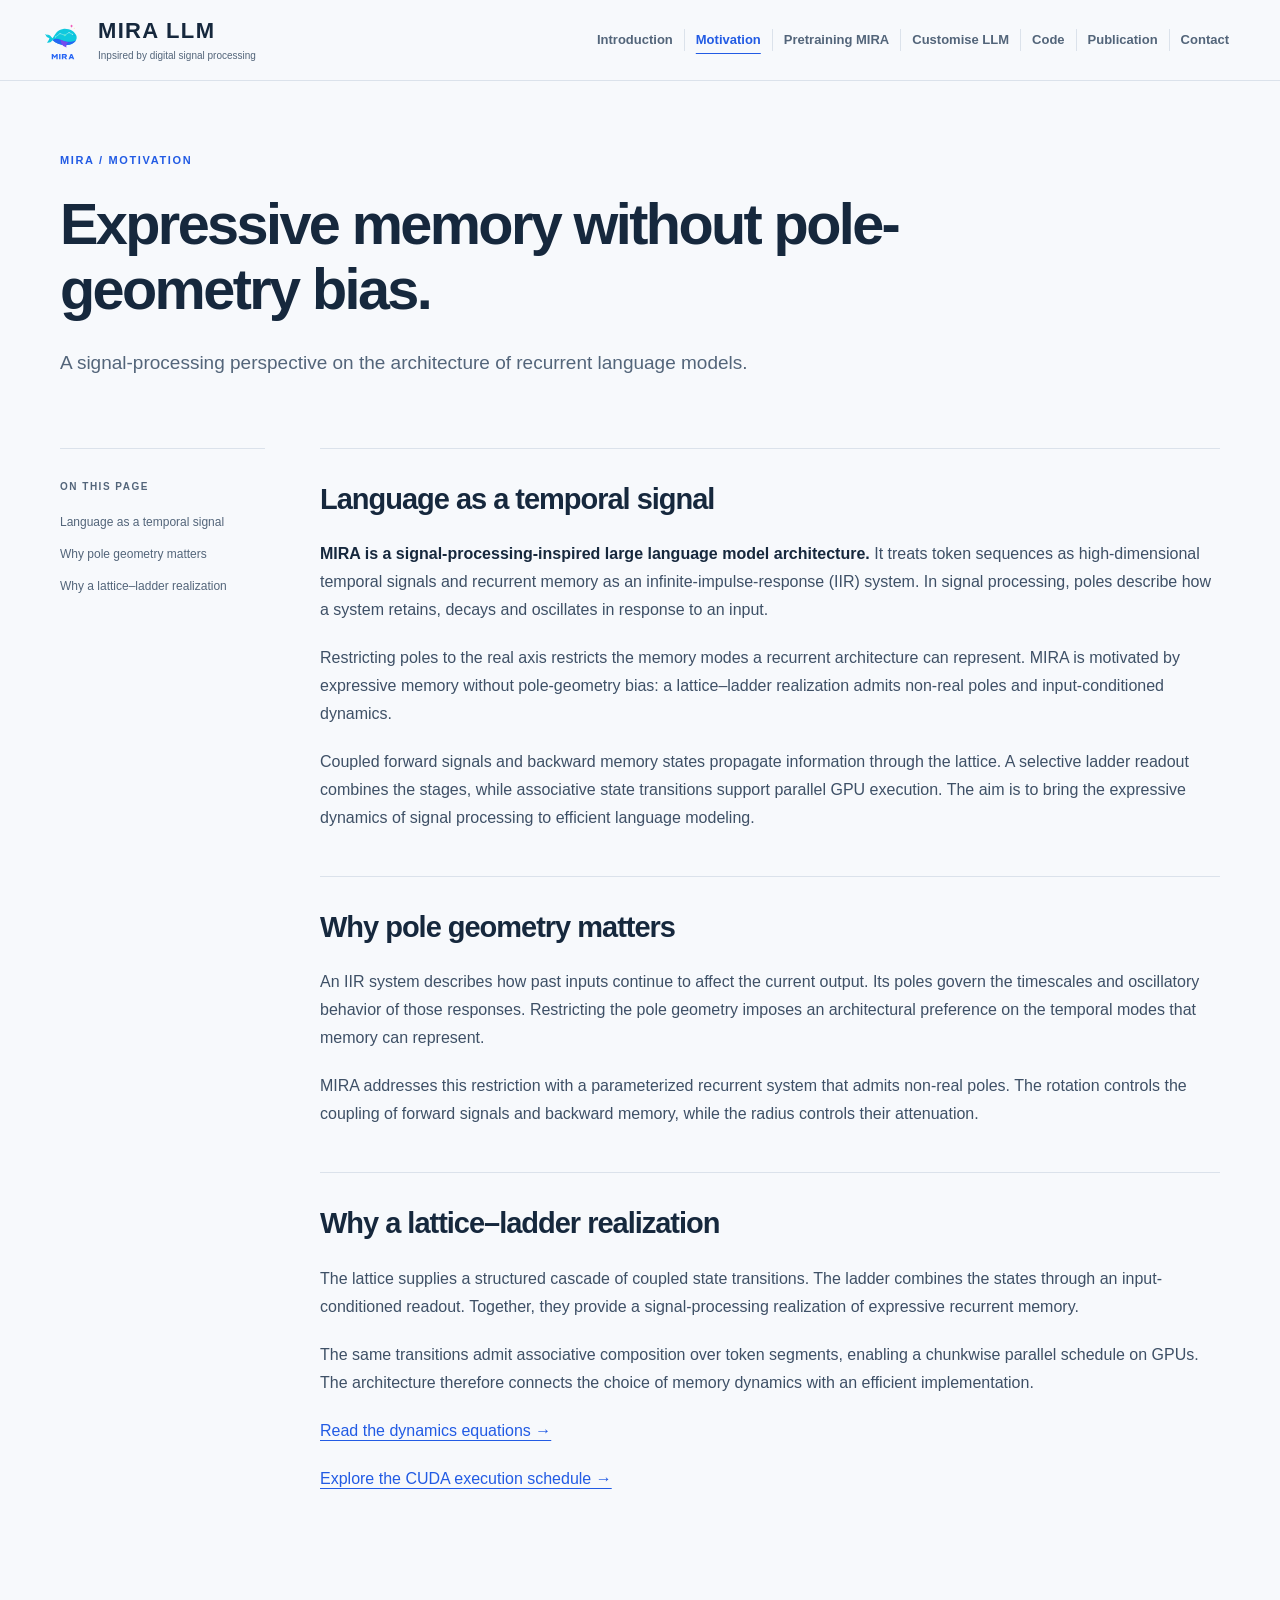
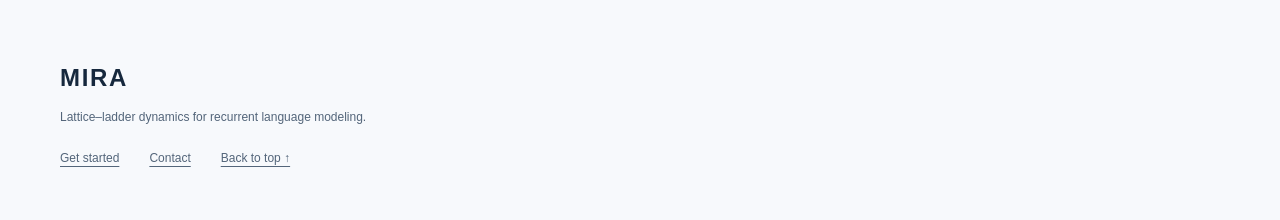
<file: doc/html/pages/motivation.html>
<!doctype html>
<html lang="en"><head><meta charset="utf-8"><meta name="viewport" content="width=device-width, initial-scale=1"><meta name="description" content="Why MIRA draws on signal processing to build expressive recurrent memory without pole-geometry bias."><meta name="theme-color" content="#f7f9fc"><title>Motivation · MIRA</title><link rel="icon" href="../../../doc/html/assets/mira.svg" type="image/svg+xml"><link rel="stylesheet" href="../../../doc/html/css/site.css"><script src="../../../doc/html/js/site.js" defer></script></head>
<body><a class="skip" href="#main">Skip to content</a><header><div class="nav-shell"><a class="brand" href="../../../index.html"><img src="../../../doc/html/assets/mira.svg" alt="" width="46" height="46"><span>MIRA LLM<span class="brand-sub">Inpsired by digital signal processing</span></span></a><button class="menu" aria-expanded="false" aria-controls="navigation">Menu</button><nav id="navigation" aria-label="Main navigation"><a href="introduction.html">Introduction</a><a href="motivation.html" aria-current="page">Motivation</a><a href="results.html" hidden>Results</a><a href="quick-start.html">Pretraining MIRA</a><a href="customise.html">Customise LLM</a><a href="implementation.html">Code</a><a href="research.html">Publication</a><a href="../../../index.html#contact">Contact</a></nav></div></header><main id="main"><div class="page-head"><p class="eyebrow">MIRA / Motivation</p><h1>Expressive memory without pole-geometry bias.</h1><p class="lede">A signal-processing perspective on the architecture of recurrent language models.</p></div><div class="doc-layout"><aside><span class="eyebrow">On this page</span><a href="#signals">Language as a temporal signal</a><a href="#geometry">Why pole geometry matters</a><a href="#realization">Why a lattice–ladder realization</a></aside><article><section id="signals"><h2>Language as a temporal signal</h2><p><strong>MIRA is a signal-processing-inspired large language model architecture.</strong> It treats token sequences as high-dimensional temporal signals and recurrent memory as an infinite-impulse-response (IIR) system. In signal processing, poles describe how a system retains, decays and oscillates in response to an input.</p><p>Restricting poles to the real axis restricts the memory modes a recurrent architecture can represent. MIRA is motivated by expressive memory without pole-geometry bias: a lattice–ladder realization admits non-real poles and input-conditioned dynamics.</p><p>Coupled forward signals and backward memory states propagate information through the lattice. A selective ladder readout combines the stages, while associative state transitions support parallel GPU execution. The aim is to bring the expressive dynamics of signal processing to efficient language modeling.</p></section><section id="geometry"><h2>Why pole geometry matters</h2><p>An IIR system describes how past inputs continue to affect the current output. Its poles govern the timescales and oscillatory behavior of those responses. Restricting the pole geometry imposes an architectural preference on the temporal modes that memory can represent.</p><p>MIRA addresses this restriction with a parameterized recurrent system that admits non-real poles. The rotation controls the coupling of forward signals and backward memory, while the radius controls their attenuation.</p></section><section id="realization"><h2>Why a lattice–ladder realization</h2><p>The lattice supplies a structured cascade of coupled state transitions. The ladder combines the states through an input-conditioned readout. Together, they provide a signal-processing realization of expressive recurrent memory.</p><p>The same transitions admit associative composition over token segments, enabling a chunkwise parallel schedule on GPUs. The architecture therefore connects the choice of memory dynamics with an efficient implementation.</p><p><a href="introduction.html#dynamics">Read the dynamics equations →</a></p><p><a href="implementation.html#cuda-schedule">Explore the CUDA execution schedule →</a></p></section></article></div></main><footer><a class="wordmark" href="../../../index.html">MIRA</a><p>Lattice–ladder dynamics for recurrent language modeling.</p><div><a href="../../../doc/html/pages/quick-start.html">Get started</a><a href="../../../index.html#contact">Contact</a><a href="#main">Back to top ↑</a></div></footer><div class="sr-only" id="announcement" role="status" aria-live="polite"></div></body></html>
</file>
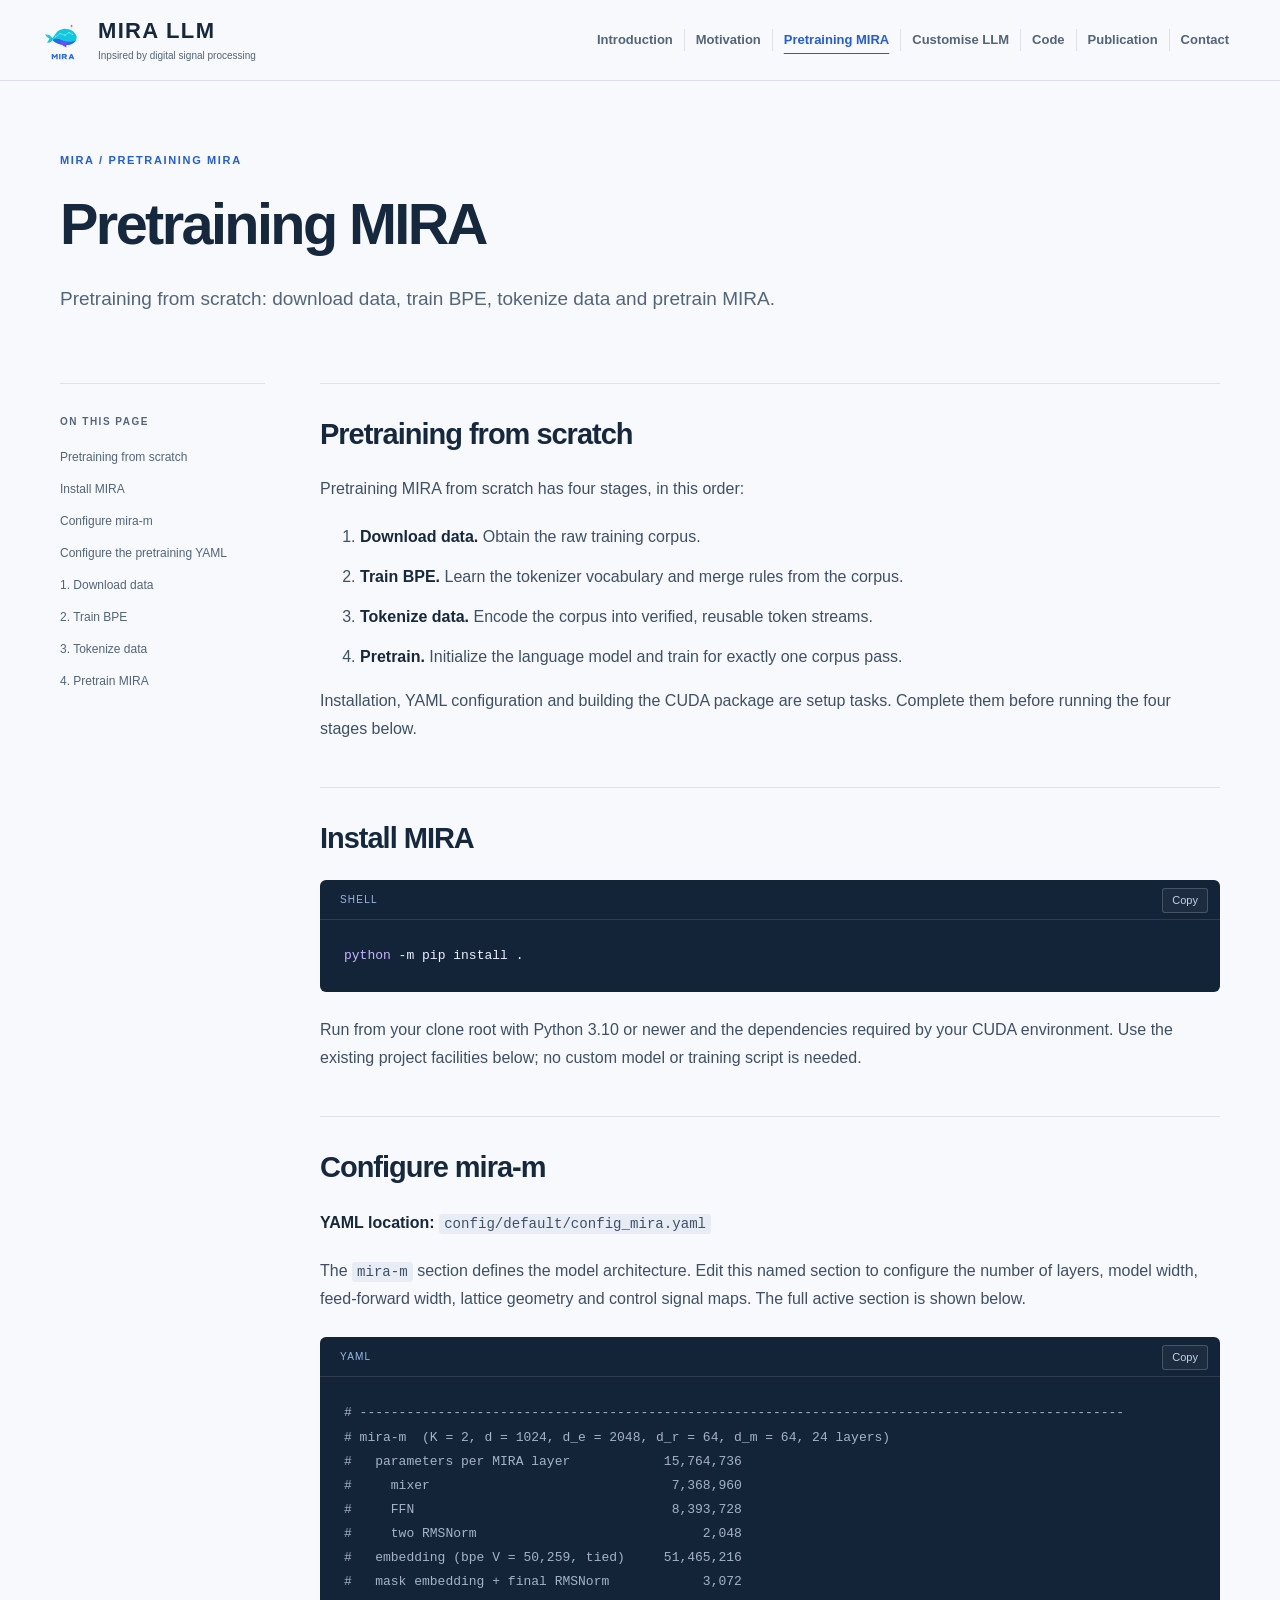
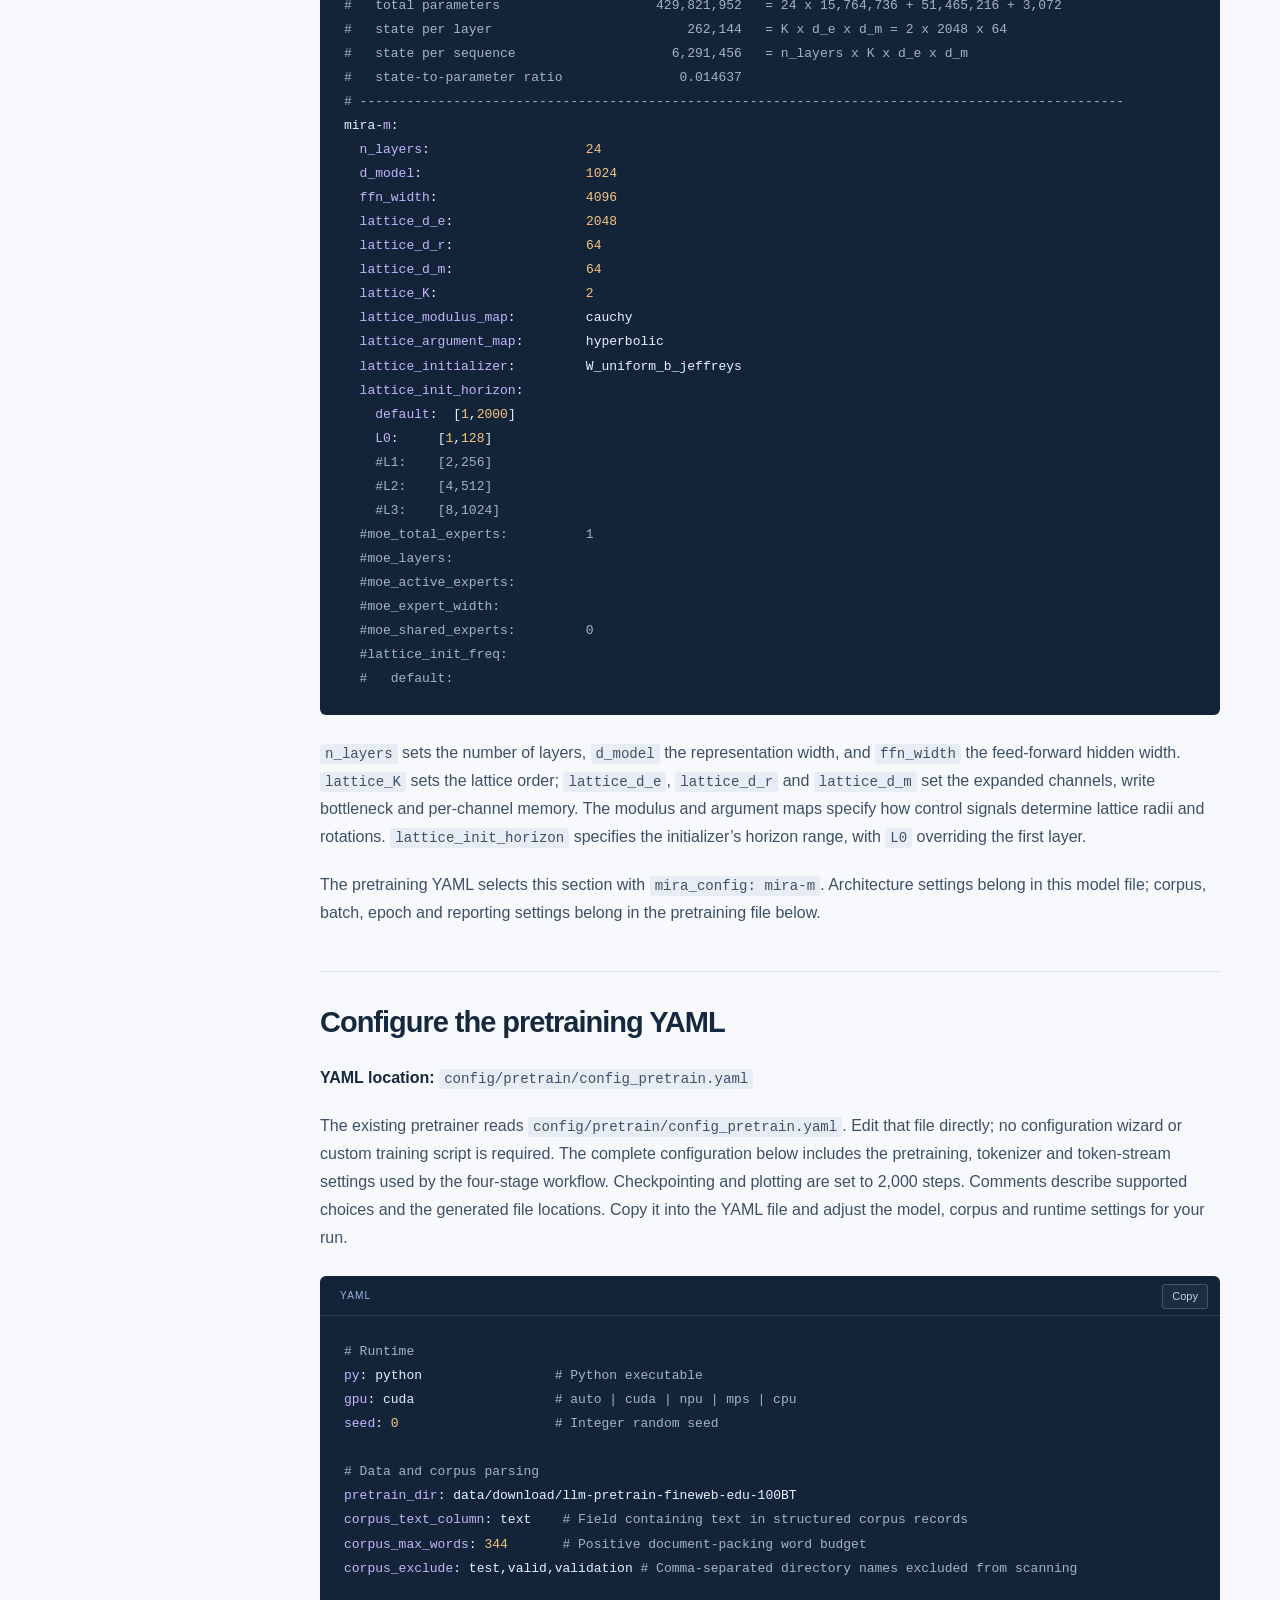
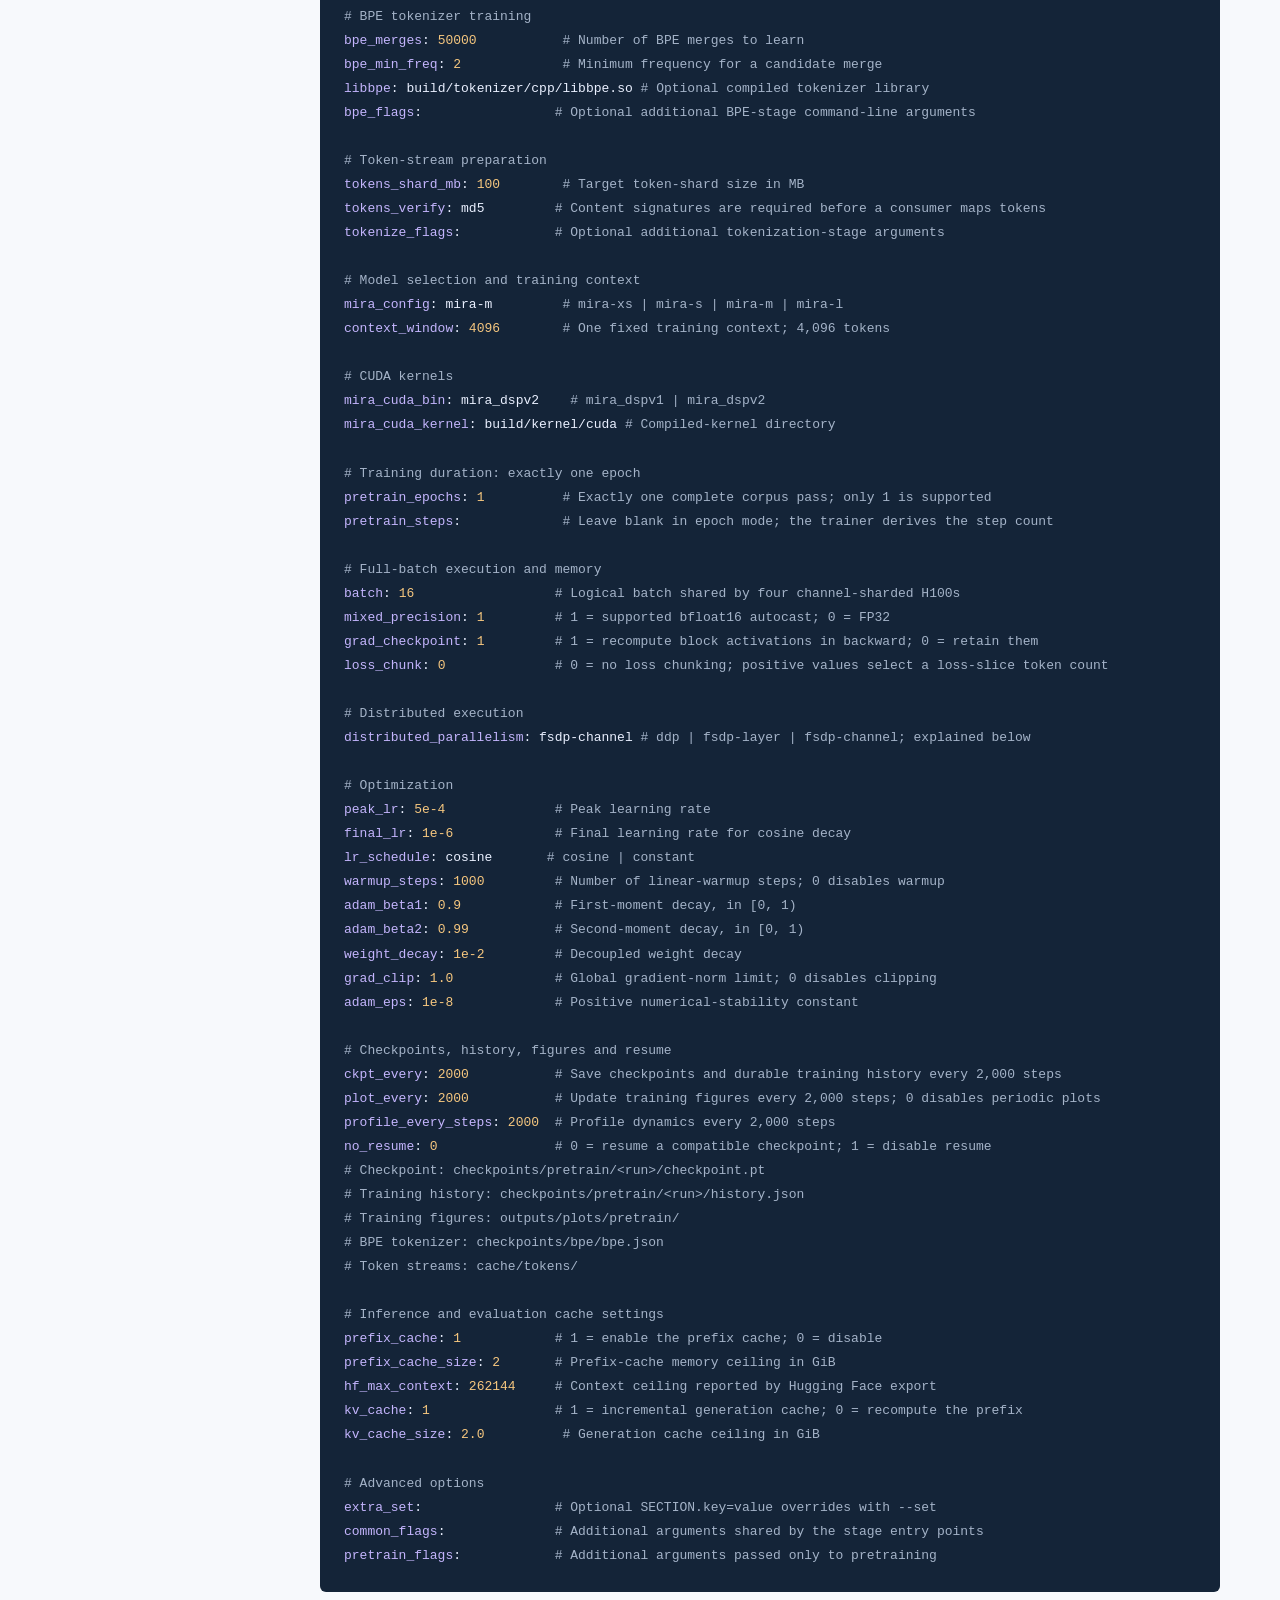
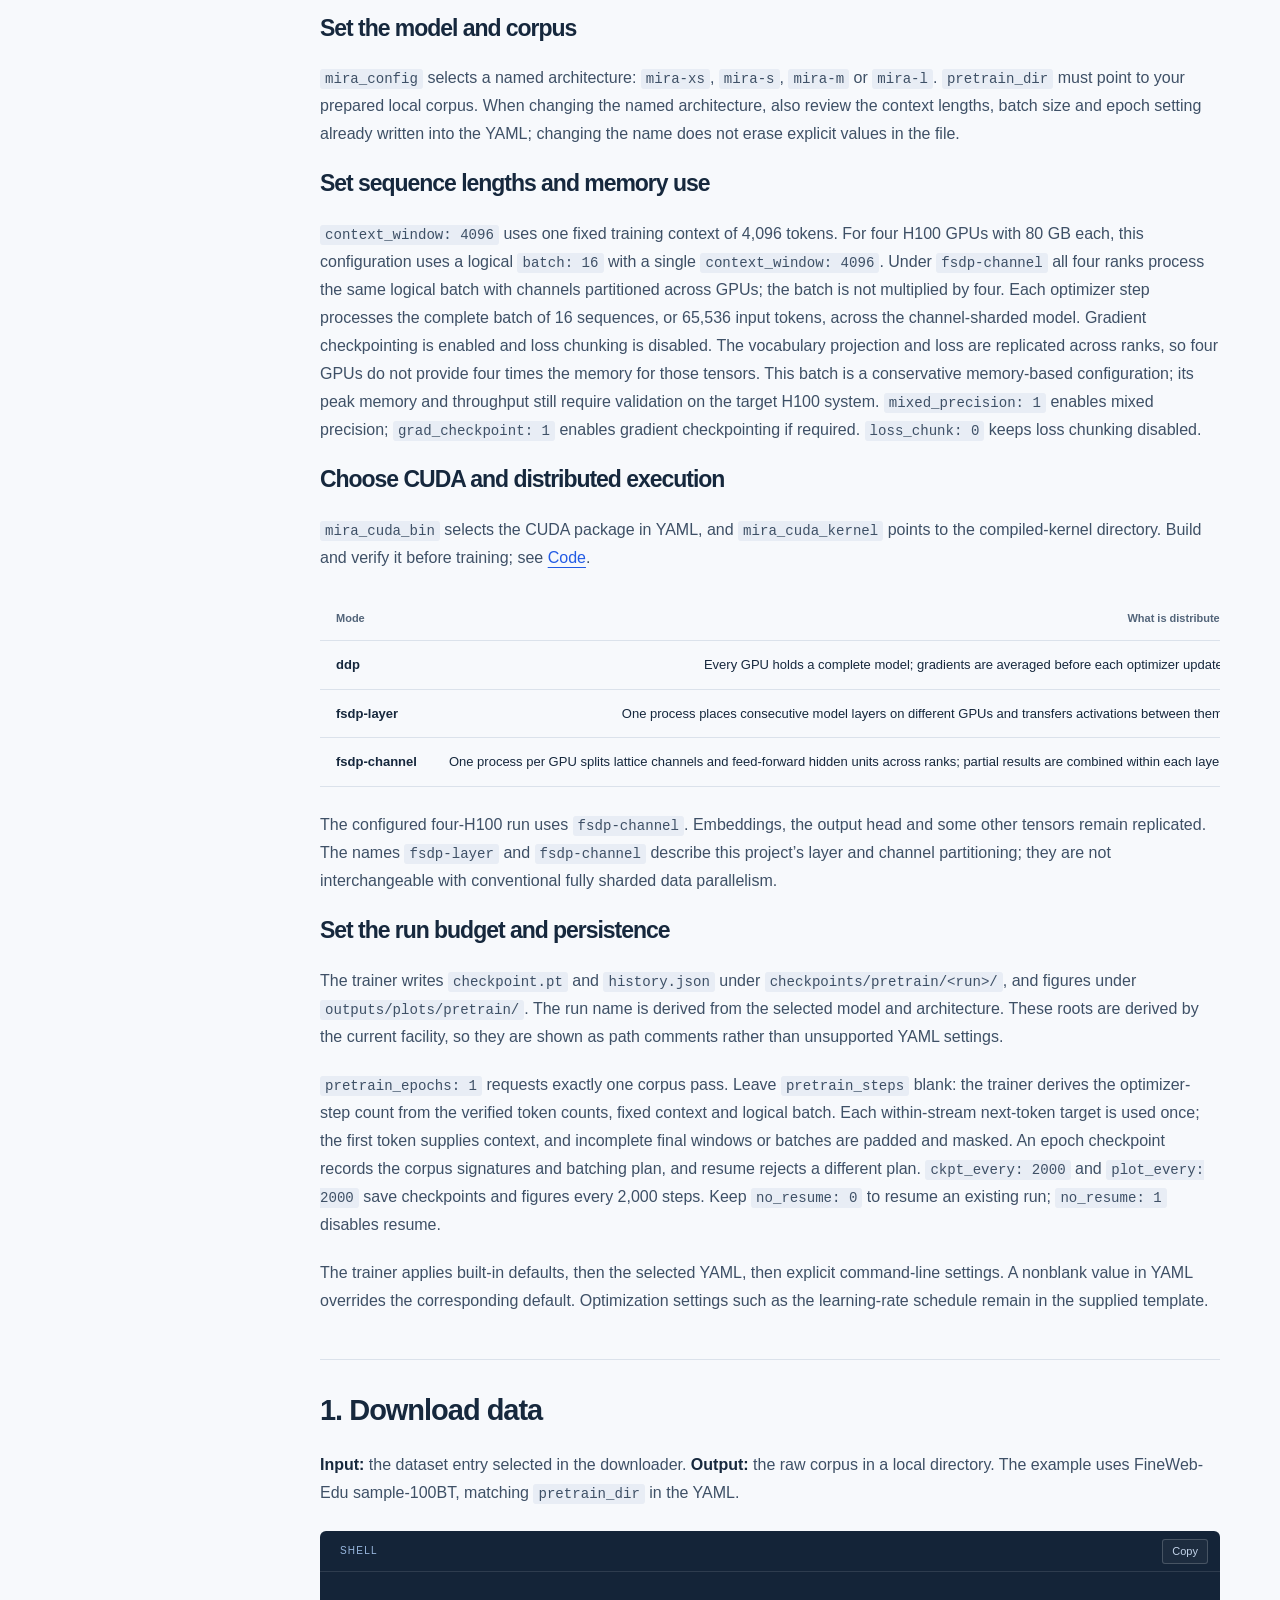
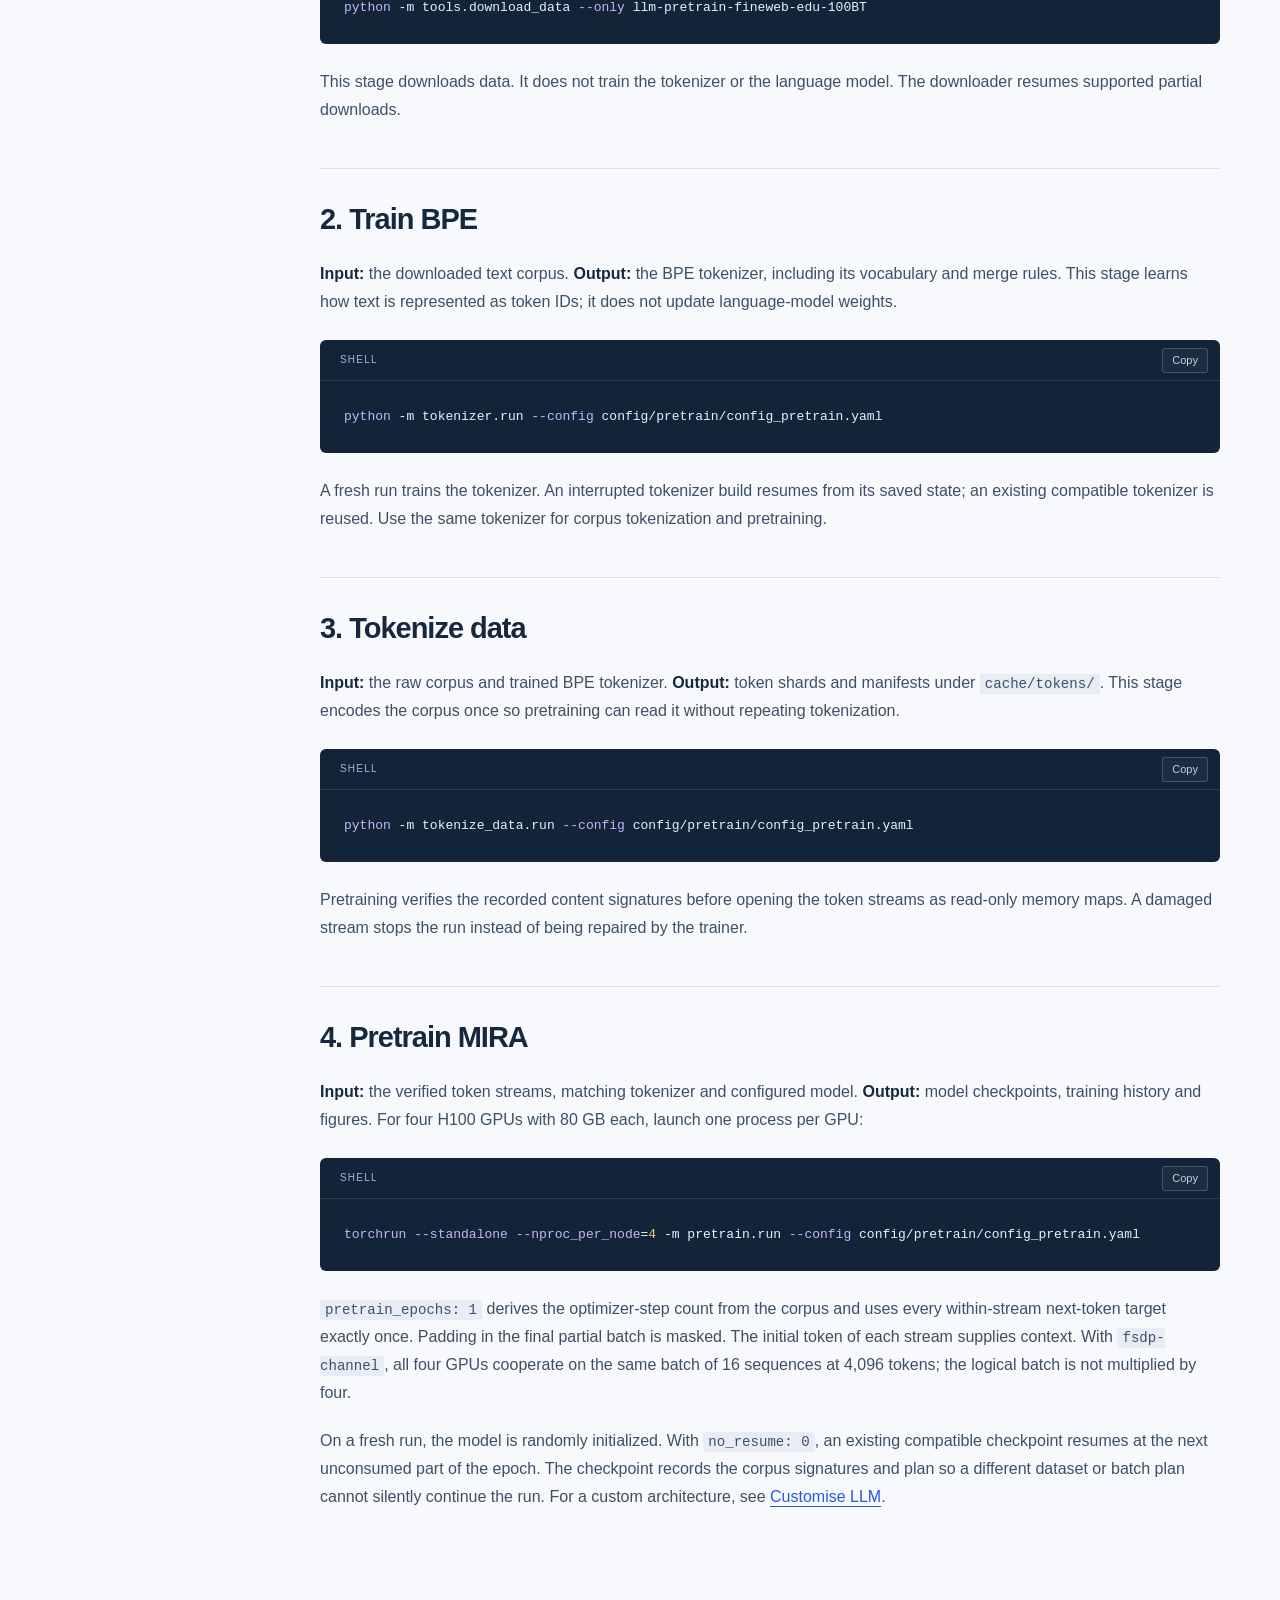
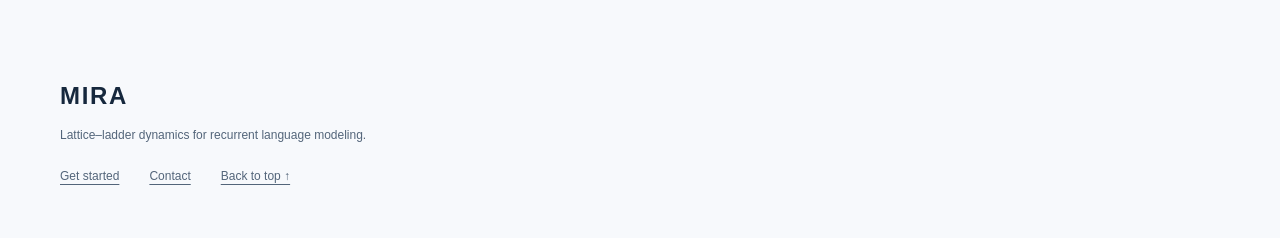
<file: doc/html/pages/quick-start.html>
<!doctype html>
<html lang="en"><head><meta charset="utf-8"><meta name="viewport" content="width=device-width, initial-scale=1"><meta name="description" content="Pretraining from scratch: download data, train BPE, tokenize data and pretrain MIRA."><meta name="theme-color" content="#f7f9fc"><title>Pretraining MIRA · MIRA</title><link rel="icon" href="../../../doc/html/assets/mira.svg" type="image/svg+xml"><link rel="stylesheet" href="../../../doc/html/css/site.css"><script src="../../../doc/html/js/site.js" defer></script></head>
<body><a class="skip" href="#main">Skip to content</a><header><div class="nav-shell"><a class="brand" href="../../../index.html"><img src="../../../doc/html/assets/mira.svg" alt="" width="46" height="46"><span>MIRA LLM<span class="brand-sub">Inpsired by digital signal processing</span></span></a><button class="menu" aria-expanded="false" aria-controls="navigation">Menu</button><nav id="navigation" aria-label="Main navigation"><a href="introduction.html">Introduction</a><a href="motivation.html">Motivation</a><a href="results.html" hidden>Results</a><a href="quick-start.html" aria-current="page">Pretraining MIRA</a><a href="customise.html">Customise LLM</a><a href="implementation.html">Code</a><a href="research.html">Publication</a><a href="../../../index.html#contact">Contact</a></nav></div></header><main id="main"><div class="page-head"><p class="eyebrow">MIRA / Pretraining MIRA</p><h1>Pretraining MIRA</h1><p class="lede">Pretraining from scratch: download data, train BPE, tokenize data and pretrain MIRA.</p></div><div class="doc-layout"><aside><span class="eyebrow">On this page</span><a href="#workflow">Pretraining from scratch</a><a href="#install">Install MIRA</a><a href="#model-config">Configure mira-m</a><a href="#yaml">Configure the pretraining YAML</a><a href="#download">1. Download data</a><a href="#bpe">2. Train BPE</a><a href="#tokenize">3. Tokenize data</a><a href="#train">4. Pretrain MIRA</a></aside><article><section id="workflow"><h2>Pretraining from scratch</h2><p>Pretraining MIRA from scratch has four stages, in this order:</p><ol><li><strong>Download data.</strong> Obtain the raw training corpus.</li><li><strong>Train BPE.</strong> Learn the tokenizer vocabulary and merge rules from the corpus.</li><li><strong>Tokenize data.</strong> Encode the corpus into verified, reusable token streams.</li><li><strong>Pretrain.</strong> Initialize the language model and train for exactly one corpus pass.</li></ol><p>Installation, YAML configuration and building the CUDA package are setup tasks. Complete them before running the four stages below.</p></section><section id="install"><h2>Install MIRA</h2><div class="code-wrap"><div class="code-label">shell</div><pre><code>python -m pip install .</code></pre><button class="copy" type="button" aria-label="Copy code">Copy</button></div><p>Run from your clone root with Python 3.10 or newer and the dependencies required by your CUDA environment. Use the existing project facilities below; no custom model or training script is needed.</p></section><section id="model-config"><h2>Configure mira-m</h2><p><strong>YAML location:</strong> <code>config/default/config_mira.yaml</code></p><p>The <code>mira-m</code> section defines the model architecture. Edit this named section to configure the number of layers, model width, feed-forward width, lattice geometry and control signal maps. The full active section is shown below.</p><div class="code-wrap"><div class="code-label">yaml</div><pre><code># --------------------------------------------------------------------------------------------------
# mira-m  (K = 2, d = 1024, d_e = 2048, d_r = 64, d_m = 64, 24 layers)
#   parameters per MIRA layer            15,764,736
#     mixer                               7,368,960
#     FFN                                 8,393,728
#     two RMSNorm                             2,048
#   embedding (bpe V = 50,259, tied)     51,465,216
#   mask embedding + final RMSNorm            3,072
#   total parameters                    429,821,952   = 24 x 15,764,736 + 51,465,216 + 3,072
#   state per layer                         262,144   = K x d_e x d_m = 2 x 2048 x 64
#   state per sequence                    6,291,456   = n_layers x K x d_e x d_m
#   state-to-parameter ratio               0.014637
# --------------------------------------------------------------------------------------------------
mira-m:
  n_layers:                    24
  d_model:                     1024
  ffn_width:                   4096
  lattice_d_e:                 2048
  lattice_d_r:                 64
  lattice_d_m:                 64
  lattice_K:                   2
  lattice_modulus_map:         cauchy
  lattice_argument_map:        hyperbolic
  lattice_initializer:         W_uniform_b_jeffreys
  lattice_init_horizon:
    default:  [1,2000]
    L0:     [1,128]
    #L1:    [2,256]
    #L2:    [4,512]
    #L3:    [8,1024]
  #moe_total_experts:          1
  #moe_layers:
  #moe_active_experts:
  #moe_expert_width:
  #moe_shared_experts:         0
  #lattice_init_freq:
  #   default:</code></pre><button class="copy" type="button" aria-label="Copy code">Copy</button></div><p><code>n_layers</code> sets the number of layers, <code>d_model</code> the representation width, and <code>ffn_width</code> the feed-forward hidden width. <code>lattice_K</code> sets the lattice order; <code>lattice_d_e</code>, <code>lattice_d_r</code> and <code>lattice_d_m</code> set the expanded channels, write bottleneck and per-channel memory. The modulus and argument maps specify how control signals determine lattice radii and rotations. <code>lattice_init_horizon</code> specifies the initializer’s horizon range, with <code>L0</code> overriding the first layer.</p><p>The pretraining YAML selects this section with <code>mira_config: mira-m</code>. Architecture settings belong in this model file; corpus, batch, epoch and reporting settings belong in the pretraining file below.</p></section><section id="yaml"><h2>Configure the pretraining YAML</h2><p><strong>YAML location:</strong> <code>config/pretrain/config_pretrain.yaml</code></p><p>The existing pretrainer reads <code>config/pretrain/config_pretrain.yaml</code>. Edit that file directly; no configuration wizard or custom training script is required. The complete configuration below includes the pretraining, tokenizer and token-stream settings used by the four-stage workflow. Checkpointing and plotting are set to 2,000 steps. Comments describe supported choices and the generated file locations. Copy it into the YAML file and adjust the model, corpus and runtime settings for your run.</p><div class="code-wrap"><div class="code-label">yaml</div><pre><code># Runtime
py: python                 # Python executable
gpu: cuda                  # auto | cuda | npu | mps | cpu
seed: 0                    # Integer random seed

# Data and corpus parsing
pretrain_dir: data/download/llm-pretrain-fineweb-edu-100BT
corpus_text_column: text    # Field containing text in structured corpus records
corpus_max_words: 344       # Positive document-packing word budget
corpus_exclude: test,valid,validation # Comma-separated directory names excluded from scanning

# BPE tokenizer training
bpe_merges: 50000           # Number of BPE merges to learn
bpe_min_freq: 2             # Minimum frequency for a candidate merge
libbpe: build/tokenizer/cpp/libbpe.so # Optional compiled tokenizer library
bpe_flags:                 # Optional additional BPE-stage command-line arguments

# Token-stream preparation
tokens_shard_mb: 100        # Target token-shard size in MB
tokens_verify: md5         # Content signatures are required before a consumer maps tokens
tokenize_flags:            # Optional additional tokenization-stage arguments

# Model selection and training context
mira_config: mira-m         # mira-xs | mira-s | mira-m | mira-l
context_window: 4096        # One fixed training context; 4,096 tokens

# CUDA kernels
mira_cuda_bin: mira_dspv2    # mira_dspv1 | mira_dspv2
mira_cuda_kernel: build/kernel/cuda # Compiled-kernel directory

# Training duration: exactly one epoch
pretrain_epochs: 1          # Exactly one complete corpus pass; only 1 is supported
pretrain_steps:             # Leave blank in epoch mode; the trainer derives the step count

# Full-batch execution and memory
batch: 16                  # Logical batch shared by four channel-sharded H100s
mixed_precision: 1         # 1 = supported bfloat16 autocast; 0 = FP32
grad_checkpoint: 1         # 1 = recompute block activations in backward; 0 = retain them
loss_chunk: 0              # 0 = no loss chunking; positive values select a loss-slice token count

# Distributed execution
distributed_parallelism: fsdp-channel # ddp | fsdp-layer | fsdp-channel; explained below

# Optimization
peak_lr: 5e-4              # Peak learning rate
final_lr: 1e-6             # Final learning rate for cosine decay
lr_schedule: cosine       # cosine | constant
warmup_steps: 1000         # Number of linear-warmup steps; 0 disables warmup
adam_beta1: 0.9            # First-moment decay, in [0, 1)
adam_beta2: 0.99           # Second-moment decay, in [0, 1)
weight_decay: 1e-2         # Decoupled weight decay
grad_clip: 1.0             # Global gradient-norm limit; 0 disables clipping
adam_eps: 1e-8             # Positive numerical-stability constant

# Checkpoints, history, figures and resume
ckpt_every: 2000           # Save checkpoints and durable training history every 2,000 steps
plot_every: 2000           # Update training figures every 2,000 steps; 0 disables periodic plots
profile_every_steps: 2000  # Profile dynamics every 2,000 steps
no_resume: 0               # 0 = resume a compatible checkpoint; 1 = disable resume
# Checkpoint: checkpoints/pretrain/&lt;run&gt;/checkpoint.pt
# Training history: checkpoints/pretrain/&lt;run&gt;/history.json
# Training figures: outputs/plots/pretrain/
# BPE tokenizer: checkpoints/bpe/bpe.json
# Token streams: cache/tokens/

# Inference and evaluation cache settings
prefix_cache: 1            # 1 = enable the prefix cache; 0 = disable
prefix_cache_size: 2       # Prefix-cache memory ceiling in GiB
hf_max_context: 262144     # Context ceiling reported by Hugging Face export
kv_cache: 1                # 1 = incremental generation cache; 0 = recompute the prefix
kv_cache_size: 2.0          # Generation cache ceiling in GiB

# Advanced options
extra_set:                 # Optional SECTION.key=value overrides with --set
common_flags:              # Additional arguments shared by the stage entry points
pretrain_flags:            # Additional arguments passed only to pretraining</code></pre><button class="copy" type="button" aria-label="Copy code">Copy</button></div><h3>Set the model and corpus</h3><p><code>mira_config</code> selects a named architecture: <code>mira-xs</code>, <code>mira-s</code>, <code>mira-m</code> or <code>mira-l</code>. <code>pretrain_dir</code> must point to your prepared local corpus. When changing the named architecture, also review the context lengths, batch size and epoch setting already written into the YAML; changing the name does not erase explicit values in the file.</p><h3>Set sequence lengths and memory use</h3><p><code>context_window: 4096</code> uses one fixed training context of 4,096 tokens. For four H100 GPUs with 80 GB each, this configuration uses a logical <code>batch: 16</code> with a single <code>context_window: 4096</code>. Under <code>fsdp-channel</code> all four ranks process the same logical batch with channels partitioned across GPUs; the batch is not multiplied by four. Each optimizer step processes the complete batch of 16 sequences, or 65,536 input tokens, across the channel-sharded model. Gradient checkpointing is enabled and loss chunking is disabled. The vocabulary projection and loss are replicated across ranks, so four GPUs do not provide four times the memory for those tensors. This batch is a conservative memory-based configuration; its peak memory and throughput still require validation on the target H100 system. <code>mixed_precision: 1</code> enables mixed precision; <code>grad_checkpoint: 1</code> enables gradient checkpointing if required. <code>loss_chunk: 0</code> keeps loss chunking disabled.</p><h3>Choose CUDA and distributed execution</h3><p><code>mira_cuda_bin</code> selects the CUDA package in YAML, and <code>mira_cuda_kernel</code> points to the compiled-kernel directory. Build and verify it before training; see <a href="implementation.html#cuda-build">Code</a>.</p><div class="table-scroll" tabindex="0"><table><thead><tr><th scope="col">Mode</th><th scope="col">What is distributed</th><th scope="col">Data and batch</th></tr></thead><tbody><tr><th scope="row">ddp</th><td>Every GPU holds a complete model; gradients are averaged before each optimizer update.</td><td>Each GPU reads different examples. With four GPUs, the global batch is four times the configured batch.</td></tr><tr><th scope="row">fsdp-layer</th><td>One process places consecutive model layers on different GPUs and transfers activations between them.</td><td>One logical batch passes through the layers in sequence. The implementation does not overlap pipeline stages, so devices can wait for each other.</td></tr><tr><th scope="row">fsdp-channel</th><td>One process per GPU splits lattice channels and feed-forward hidden units across ranks; partial results are combined within each layer.</td><td>All ranks read the same logical batch. Four GPUs cooperate on batch 16; the global batch remains 16.</td></tr></tbody></table></div><p>The configured four-H100 run uses <code>fsdp-channel</code>. Embeddings, the output head and some other tensors remain replicated. The names <code>fsdp-layer</code> and <code>fsdp-channel</code> describe this project’s layer and channel partitioning; they are not interchangeable with conventional fully sharded data parallelism.</p><h3>Set the run budget and persistence</h3><p>The trainer writes <code>checkpoint.pt</code> and <code>history.json</code> under <code>checkpoints/pretrain/&lt;run&gt;/</code>, and figures under <code>outputs/plots/pretrain/</code>. The run name is derived from the selected model and architecture. These roots are derived by the current facility, so they are shown as path comments rather than unsupported YAML settings.</p><p><code>pretrain_epochs: 1</code> requests exactly one corpus pass. Leave <code>pretrain_steps</code> blank: the trainer derives the optimizer-step count from the verified token counts, fixed context and logical batch. Each within-stream next-token target is used once; the first token supplies context, and incomplete final windows or batches are padded and masked. An epoch checkpoint records the corpus signatures and batching plan, and resume rejects a different plan. <code>ckpt_every: 2000</code> and <code>plot_every: 2000</code> save checkpoints and figures every 2,000 steps. Keep <code>no_resume: 0</code> to resume an existing run; <code>no_resume: 1</code> disables resume.</p><p>The trainer applies built-in defaults, then the selected YAML, then explicit command-line settings. A nonblank value in YAML overrides the corresponding default. Optimization settings such as the learning-rate schedule remain in the supplied template.</p></section><section id="download"><h2>1. Download data</h2><p><strong>Input:</strong> the dataset entry selected in the downloader. <strong>Output:</strong> the raw corpus in a local directory. The example uses FineWeb-Edu sample-100BT, matching <code>pretrain_dir</code> in the YAML.</p><div class="code-wrap"><div class="code-label">shell</div><pre><code>python -m tools.download_data --only llm-pretrain-fineweb-edu-100BT</code></pre><button class="copy" type="button" aria-label="Copy code">Copy</button></div><p>This stage downloads data. It does not train the tokenizer or the language model. The downloader resumes supported partial downloads.</p></section><section id="bpe"><h2>2. Train BPE</h2><p><strong>Input:</strong> the downloaded text corpus. <strong>Output:</strong> the BPE tokenizer, including its vocabulary and merge rules. This stage learns how text is represented as token IDs; it does not update language-model weights.</p><div class="code-wrap"><div class="code-label">shell</div><pre><code>python -m tokenizer.run --config config/pretrain/config_pretrain.yaml</code></pre><button class="copy" type="button" aria-label="Copy code">Copy</button></div><p>A fresh run trains the tokenizer. An interrupted tokenizer build resumes from its saved state; an existing compatible tokenizer is reused. Use the same tokenizer for corpus tokenization and pretraining.</p></section><section id="tokenize"><h2>3. Tokenize data</h2><p><strong>Input:</strong> the raw corpus and trained BPE tokenizer. <strong>Output:</strong> token shards and manifests under <code>cache/tokens/</code>. This stage encodes the corpus once so pretraining can read it without repeating tokenization.</p><div class="code-wrap"><div class="code-label">shell</div><pre><code>python -m tokenize_data.run --config config/pretrain/config_pretrain.yaml</code></pre><button class="copy" type="button" aria-label="Copy code">Copy</button></div><p>Pretraining verifies the recorded content signatures before opening the token streams as read-only memory maps. A damaged stream stops the run instead of being repaired by the trainer.</p></section><section id="train"><h2>4. Pretrain MIRA</h2><p><strong>Input:</strong> the verified token streams, matching tokenizer and configured model. <strong>Output:</strong> model checkpoints, training history and figures. For four H100 GPUs with 80 GB each, launch one process per GPU:</p><div class="code-wrap"><div class="code-label">shell</div><pre><code>torchrun --standalone --nproc_per_node=4 -m pretrain.run --config config/pretrain/config_pretrain.yaml</code></pre><button class="copy" type="button" aria-label="Copy code">Copy</button></div><p><code>pretrain_epochs: 1</code> derives the optimizer-step count from the corpus and uses every within-stream next-token target exactly once. Padding in the final partial batch is masked. The initial token of each stream supplies context. With <code>fsdp-channel</code>, all four GPUs cooperate on the same batch of 16 sequences at 4,096 tokens; the logical batch is not multiplied by four.</p><p>On a fresh run, the model is randomly initialized. With <code>no_resume: 0</code>, an existing compatible checkpoint resumes at the next unconsumed part of the epoch. The checkpoint records the corpus signatures and plan so a different dataset or batch plan cannot silently continue the run. For a custom architecture, see <a href="customise.html">Customise LLM</a>.</p></section></article></div></main><footer><a class="wordmark" href="../../../index.html">MIRA</a><p>Lattice–ladder dynamics for recurrent language modeling.</p><div><a href="../../../doc/html/pages/quick-start.html">Get started</a><a href="../../../index.html#contact">Contact</a><a href="#main">Back to top ↑</a></div></footer><div class="sr-only" id="announcement" role="status" aria-live="polite"></div></body></html>
</file>
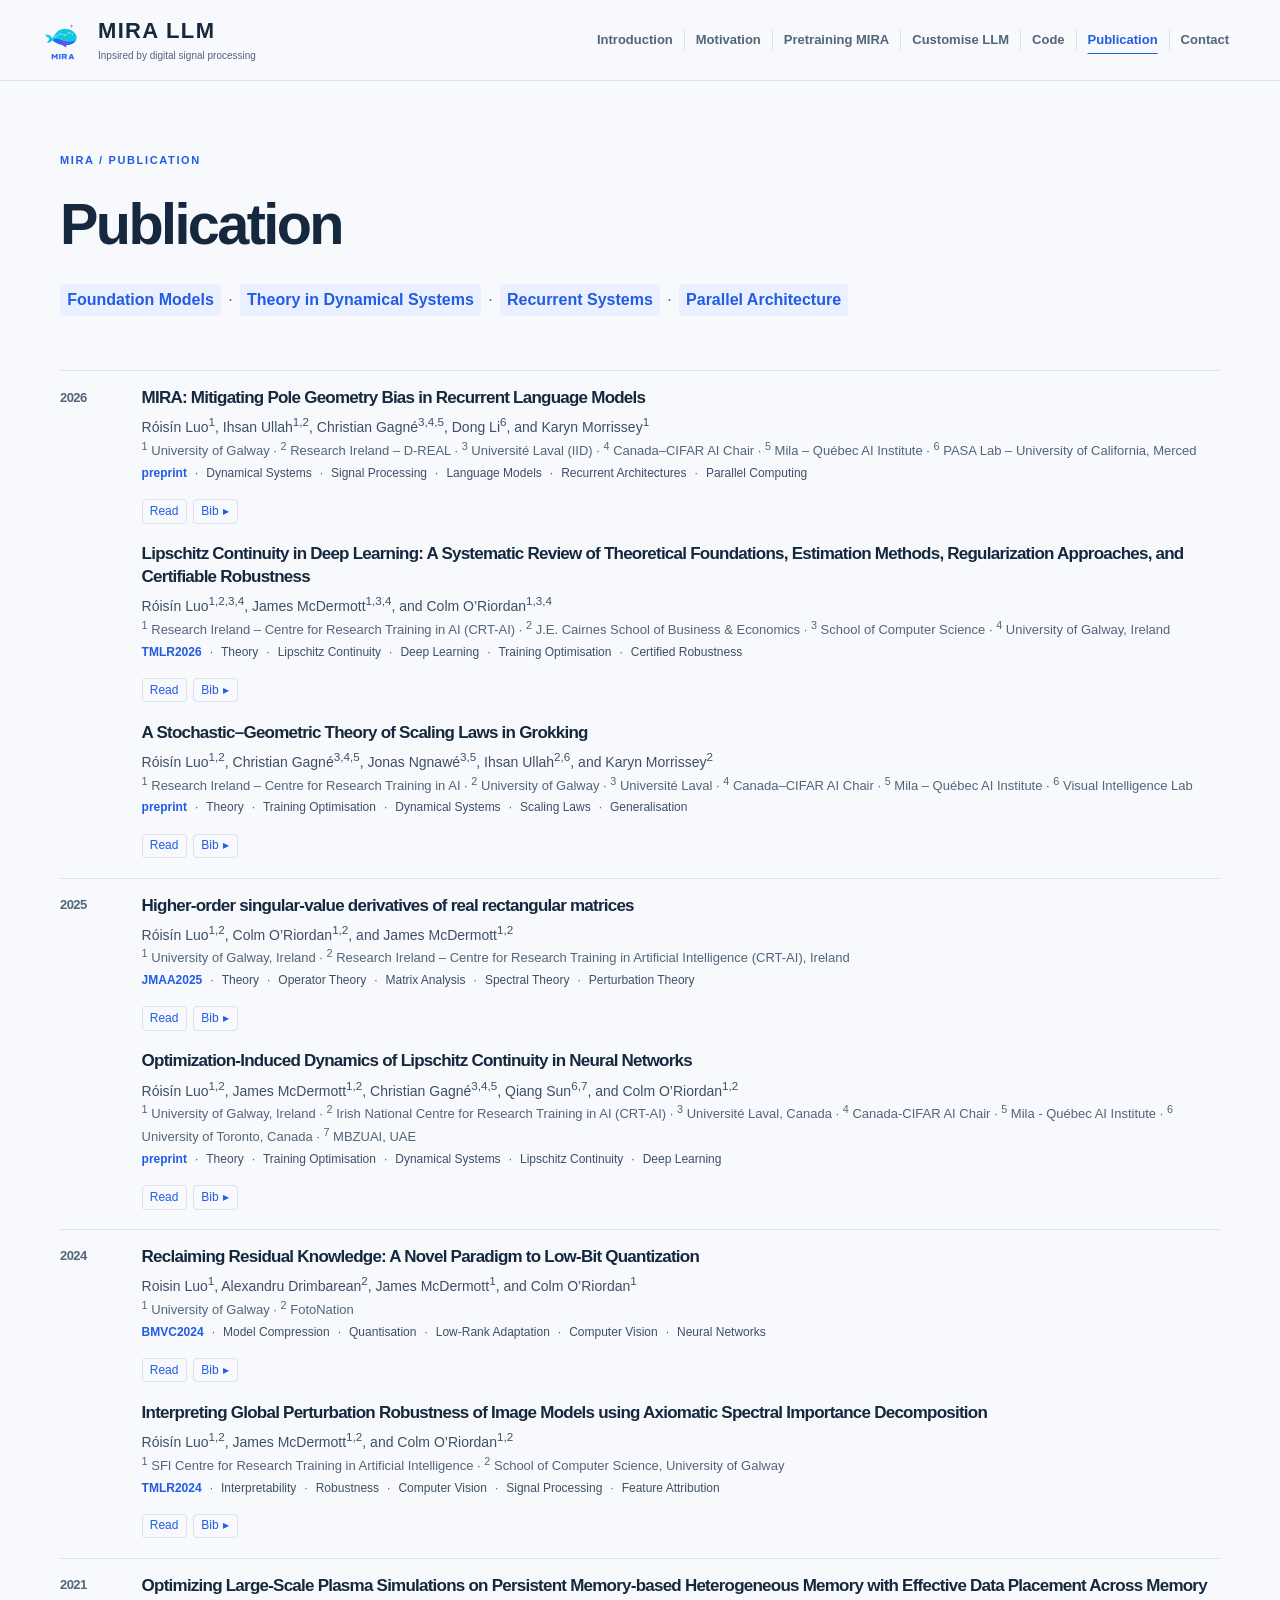
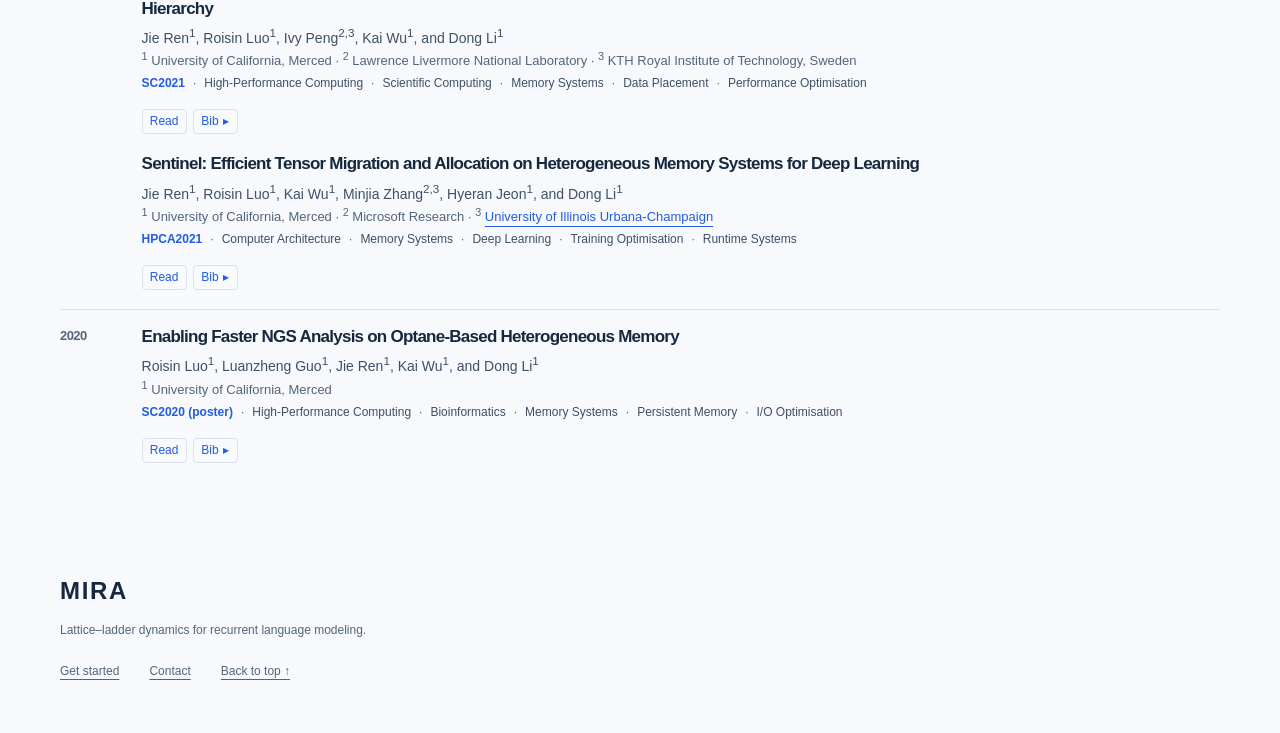
<file: doc/html/pages/research.html>
<!doctype html>
<html lang="en"><head><meta charset="utf-8"><meta name="viewport" content="width=device-width, initial-scale=1"><meta name="description" content="Research publications on MIRA and signal-processing-inspired language models."><meta name="theme-color" content="#f7f9fc"><title>Publication · MIRA</title><link rel="icon" href="../../../doc/html/assets/mira.svg" type="image/svg+xml"><link rel="stylesheet" href="../../../doc/html/css/site.css"><script src="../../../doc/html/js/site.js" defer></script>
<style>
  .page-head.publication-head { max-width: none; }
  .publication-themes { display: flex; flex-wrap: nowrap; align-items: center; gap: .45rem; margin: 0; padding: .15rem 0 .4rem; overflow-x: auto; white-space: nowrap; color: var(--muted); font-size: clamp(.8125rem, 1.5vw, 1rem); }
  .publication-themes strong { flex: none; padding: .12rem .45rem; border-radius: .25rem; color: var(--blue); background: #eaf0ff; font-weight: 750; }
  .publication-list { --year-column: 3.5rem; --year-gap: clamp(.75rem, 2vw, 2rem); padding-bottom: 3rem; }
  .publication-year { display: grid; grid-template-columns: var(--year-column) minmax(0, 1fr); gap: var(--year-gap); padding: 1rem 0; border-top: 1px solid var(--line); }
  .publication-year h2 { margin: .2rem 0 0; color: var(--muted); font-size: .8125rem; }
  .publication + .publication { margin-top: 1rem; }
  .publication h3 { margin: 0 0 .2rem; font-size: 1.0625rem; line-height: 1.35; }
  .publication h3 a { color: var(--ink); text-decoration: none; }
  .publication h3 a:hover { color: var(--blue); text-decoration: underline; }
  .publication p { margin: 0; font-size: .875rem; line-height: 1.5; }
  .publication .publication-institutions { color: var(--muted); font-size: .8125rem; }
  .publication-keywords { display: flex; flex-wrap: wrap; gap: .15rem .5rem; margin: .25rem 0 0; padding: 0; list-style: none; color: var(--muted); font-size: .75rem; line-height: 1.45; }
  .publication-keywords li:first-child { color: var(--blue); font-weight: 700; }
  .publication-keywords li + li::before { content: "·"; margin-inline-end: .5rem; color: var(--muted); }
  .publication-actions { margin-top: .3rem; }
  .publication-read { float: inline-start; margin-inline-end: .4rem; text-decoration: none; }
  .publication-read:hover { text-decoration: underline; }
  .publication-read, .publication-bib summary { display: inline-flex; align-items: center; gap: .3rem; padding: .05rem .45rem; border: 1px solid var(--line); border-radius: .25rem; color: var(--blue); font-size: .75rem; cursor: pointer; }
  .publication-bib summary { vertical-align: top; }
  .publication-bib summary::after { content: "▸"; }
  .publication-bib[open] summary::after { content: "▾"; }
  .publication-bib summary:focus-visible { outline: 2px solid var(--blue); outline-offset: 2px; }
  .code-wrap.publication-citation { margin: .5rem 0 0; margin-inline-start: calc(0px - var(--year-column) - var(--year-gap)); background: transparent; color: var(--ink); border: 1px solid var(--line); }
  .code-wrap.publication-citation .copy { background: transparent; color: var(--ink); border-color: var(--line); }
  .code-wrap.publication-citation pre { white-space: pre-wrap; overflow-wrap: anywhere; }
  .code-wrap.publication-citation code span { color: inherit; }
</style>
</head>
<body><a class="skip" href="#main">Skip to content</a><header><div class="nav-shell"><a class="brand" href="../../../index.html"><img src="../../../doc/html/assets/mira.svg" alt="" width="46" height="46"><span>MIRA LLM<span class="brand-sub">Inpsired by digital signal processing</span></span></a><button class="menu" aria-expanded="false" aria-controls="navigation">Menu</button><nav id="navigation" aria-label="Main navigation"><a href="introduction.html">Introduction</a><a href="motivation.html">Motivation</a><a href="results.html" hidden>Results</a><a href="quick-start.html">Pretraining MIRA</a><a href="customise.html">Customise LLM</a><a href="implementation.html">Code</a><a href="research.html" aria-current="page">Publication</a><a href="../../../index.html#contact">Contact</a></nav></div></header><main id="main">
<div class="page-head publication-head">
<p class="eyebrow">MIRA / Publication</p>
<h1>Publication</h1>
<p class="publication-themes" tabindex="0" aria-label="Research themes"><strong>Foundation Models</strong><span aria-hidden="true">·</span><strong>Theory in Dynamical Systems</strong><span aria-hidden="true">·</span><strong>Recurrent Systems</strong><span aria-hidden="true">·</span><strong>Parallel Architecture</strong></p>
</div>
<div class="publication-list">
<section class="publication-year" aria-labelledby="year-2026">
<h2 id="year-2026">2026</h2>
<div>
<article class="publication" id="mira-2026">
<h3><a href="https://arxiv.org/abs/2611.09412">MIRA: Mitigating Pole Geometry Bias in Recurrent Language Models</a></h3>
<p class="publication-authors">Róisín Luo<sup>1</sup>, Ihsan Ullah<sup>1,2</sup>, Christian Gagné<sup>3,4,5</sup>, Dong Li<sup>6</sup>, and Karyn Morrissey<sup>1</sup></p>
<p class="publication-institutions"><sup>1</sup> University of Galway · <sup>2</sup> Research Ireland – D-REAL · <sup>3</sup> Université Laval (IID) · <sup>4</sup> Canada–CIFAR AI Chair · <sup>5</sup> Mila – Québec AI Institute · <sup>6</sup> PASA Lab – University of California, Merced</p>
<ul class="publication-keywords" aria-label="Keywords"><li>preprint</li><li>Dynamical Systems</li><li>Signal Processing</li><li>Language Models</li><li>Recurrent Architectures</li><li>Parallel Computing</li></ul>
<div class="publication-actions">
<a class="publication-read" href="https://arxiv.org/abs/2611.09412" aria-label="Read MIRA: Mitigating Pole Geometry Bias in Recurrent Language Models">Read</a>
<details class="publication-bib">
<summary aria-label="Bib citation for MIRA: Mitigating Pole Geometry Bias in Recurrent Language Models">Bib</summary>
<div class="code-wrap publication-citation">
<div class="code-label" hidden></div>
<pre><code>@misc{luo2026mira,
  title        = {{MIRA}: Mitigating Pole Geometry Bias in Recurrent Language Models},
  author       = {Luo, R{\'o}is{\'i}n and Ullah, Ihsan and Gagn{\'e}, Christian and Li, Dong and Morrissey, Karyn},
  year         = {2026},
  eprint       = {2611.09412},
  archivePrefix = {arXiv},
  primaryClass = {cs.AI},
  url          = {https://arxiv.org/abs/2611.09412}
}</code></pre>
<button class="copy" type="button" aria-label="Copy citation">Copy</button>
</div>
</details>
</div>
</article>
<article class="publication" id="lipschitz-review-2026">
<h3><a href="https://arxiv.org/abs/2607.16329">Lipschitz Continuity in Deep Learning: A Systematic Review of Theoretical Foundations, Estimation Methods, Regularization Approaches, and Certifiable Robustness</a></h3>
<p class="publication-authors">Róisín Luo<sup>1,2,3,4</sup>, James McDermott<sup>1,3,4</sup>, and Colm O’Riordan<sup>1,3,4</sup></p>
<p class="publication-institutions"><sup>1</sup> Research Ireland – Centre for Research Training in AI (CRT-AI) · <sup>2</sup> J.E. Cairnes School of Business &amp; Economics · <sup>3</sup> School of Computer Science · <sup>4</sup> University of Galway, Ireland</p>
<ul class="publication-keywords" aria-label="Keywords"><li>TMLR2026</li><li>Theory</li><li>Lipschitz Continuity</li><li>Deep Learning</li><li>Training Optimisation</li><li>Certified Robustness</li></ul>
<div class="publication-actions">
<a class="publication-read" href="https://arxiv.org/abs/2607.16329" aria-label="Read Lipschitz Continuity in Deep Learning: A Systematic Review of Theoretical Foundations, Estimation Methods, Regularization Approaches, and Certifiable Robustness">Read</a>
<details class="publication-bib">
<summary aria-label="Bib citation for Lipschitz Continuity in Deep Learning: A Systematic Review of Theoretical Foundations, Estimation Methods, Regularization Approaches, and Certifiable Robustness">Bib</summary>
<div class="code-wrap publication-citation">
<div class="code-label" hidden></div>
<pre><code>@article{luo2026lipschitzreview,
  title        = {Lipschitz Continuity in Deep Learning: A Systematic Review of Theoretical Foundations, Estimation Methods, Regularization Approaches, and Certifiable Robustness},
  author       = {Luo, R{\'o}is{\'i}n and McDermott, James and O'Riordan, Colm},
  journal      = {Transactions on Machine Learning Research},
  year         = {2026},
  eprint       = {2607.16329},
  archivePrefix = {arXiv},
  primaryClass = {stat.ML},
  url          = {https://arxiv.org/abs/2607.16329}
}</code></pre>
<button class="copy" type="button" aria-label="Copy citation for Lipschitz Continuity in Deep Learning: A Systematic Review of Theoretical Foundations, Estimation Methods, Regularization Approaches, and Certifiable Robustness">Copy</button>
</div>
</details>
</div>
</article>
<article class="publication" id="grokking-2026">
<h3><a href="https://arxiv.org/abs/2606.30388">A Stochastic–Geometric Theory of Scaling Laws in Grokking</a></h3>
<p class="publication-authors">Róisín Luo<sup>1,2</sup>, Christian Gagné<sup>3,4,5</sup>, Jonas Ngnawé<sup>3,5</sup>, Ihsan Ullah<sup>2,6</sup>, and Karyn Morrissey<sup>2</sup></p>
<p class="publication-institutions"><sup>1</sup> Research Ireland – Centre for Research Training in AI · <sup>2</sup> University of Galway · <sup>3</sup> Université Laval · <sup>4</sup> Canada–CIFAR AI Chair · <sup>5</sup> Mila – Québec AI Institute · <sup>6</sup> Visual Intelligence Lab</p>
<ul class="publication-keywords" aria-label="Keywords"><li>preprint</li><li>Theory</li><li>Training Optimisation</li><li>Dynamical Systems</li><li>Scaling Laws</li><li>Generalisation</li></ul>
<div class="publication-actions">
<a class="publication-read" href="https://arxiv.org/abs/2606.30388" aria-label="Read A Stochastic–Geometric Theory of Scaling Laws in Grokking">Read</a>
<details class="publication-bib">
<summary aria-label="Bib citation for A Stochastic–Geometric Theory of Scaling Laws in Grokking">Bib</summary>
<div class="code-wrap publication-citation">
<div class="code-label" hidden></div>
<pre><code>@misc{luo2026grokking,
  title        = {A Stochastic--Geometric Theory of Scaling Laws in Grokking},
  author       = {Luo, R{\'o}is{\'i}n and Gagn{\'e}, Christian and Ngnaw{\'e}, Jonas and Ullah, Ihsan and Morrissey, Karyn},
  year         = {2026},
  eprint       = {2606.30388},
  archivePrefix = {arXiv},
  primaryClass = {stat.ML},
  url          = {https://arxiv.org/abs/2606.30388}
}</code></pre>
<button class="copy" type="button" aria-label="Copy citation for Scaling Laws in Grokking">Copy</button>
</div>
</details>
</div>
</article>
</div>
</section>
<section class="publication-year" aria-labelledby="year-2025">
<h2 id="year-2025">2025</h2>
<div>
<article class="publication" id="singular-value-derivatives-2026">
<h3><a href="https://www.sciencedirect.com/science/article/pii/S0022247X25010170">Higher-order singular-value derivatives of real rectangular matrices</a></h3>
<p class="publication-authors">Róisín Luo<sup>1,2</sup>, Colm O’Riordan<sup>1,2</sup>, and James McDermott<sup>1,2</sup></p>
<p class="publication-institutions"><sup>1</sup> University of Galway, Ireland · <sup>2</sup> Research Ireland – Centre for Research Training in Artificial Intelligence (CRT-AI), Ireland</p>
<ul class="publication-keywords" aria-label="Keywords"><li>JMAA2025</li><li>Theory</li><li>Operator Theory</li><li>Matrix Analysis</li><li>Spectral Theory</li><li>Perturbation Theory</li></ul>
<div class="publication-actions">
<a class="publication-read" href="https://www.sciencedirect.com/science/article/pii/S0022247X25010170" aria-label="Read Higher-order singular-value derivatives of real rectangular matrices">Read</a>
<details class="publication-bib">
<summary aria-label="Bib citation for Higher-order singular-value derivatives of real rectangular matrices">Bib</summary>
<div class="code-wrap publication-citation">
<div class="code-label" hidden></div>
<pre><code>@article{luo2026singularvaluederivatives,
  title   = {Higher-order singular-value derivatives of real rectangular matrices},
  author  = {Luo, R{\'o}is{\'i}n and O'Riordan, Colm and McDermott, James},
  journal = {Journal of Mathematical Analysis and Applications},
  year    = {2026},
  volume  = {556},
  number  = {2},
  pages   = {130236},
  doi     = {10.1016/j.jmaa.2025.130236},
  url     = {https://www.sciencedirect.com/science/article/pii/S0022247X25010170}
}</code></pre>
<button class="copy" type="button" aria-label="Copy citation for Higher-order singular-value derivatives of real rectangular matrices">Copy</button>
</div>
</details>
</div>
</article>
<article class="publication" id="lipschitz-dynamics-2025">
<h3><a href="https://arxiv.org/abs/2506.18588">Optimization-Induced Dynamics of Lipschitz Continuity in Neural Networks</a></h3>
<p class="publication-authors">Róisín Luo<sup>1,2</sup>, James McDermott<sup>1,2</sup>, Christian Gagné<sup>3,4,5</sup>, Qiang Sun<sup>6,7</sup>, and Colm O’Riordan<sup>1,2</sup></p>
<p class="publication-institutions"><sup>1</sup> University of Galway, Ireland · <sup>2</sup> Irish National Centre for Research Training in AI (CRT-AI) · <sup>3</sup> Université Laval, Canada · <sup>4</sup> Canada-CIFAR AI Chair · <sup>5</sup> Mila - Québec AI Institute · <sup>6</sup> University of Toronto, Canada · <sup>7</sup> MBZUAI, UAE</p>
<ul class="publication-keywords" aria-label="Keywords"><li>preprint</li><li>Theory</li><li>Training Optimisation</li><li>Dynamical Systems</li><li>Lipschitz Continuity</li><li>Deep Learning</li></ul>
<div class="publication-actions">
<a class="publication-read" href="https://arxiv.org/abs/2506.18588" aria-label="Read Optimization-Induced Dynamics of Lipschitz Continuity in Neural Networks">Read</a>
<details class="publication-bib">
<summary aria-label="Bib citation for Optimization-Induced Dynamics of Lipschitz Continuity in Neural Networks">Bib</summary>
<div class="code-wrap publication-citation">
<div class="code-label" hidden></div>
<pre><code>@misc{luo2025lipschitzdynamics,
  title        = {Optimization-Induced Dynamics of Lipschitz Continuity in Neural Networks},
  author       = {Luo, R{\'o}is{\'i}n and McDermott, James and Gagn{\'e}, Christian and Sun, Qiang and O'Riordan, Colm},
  year         = {2025},
  eprint       = {2506.18588},
  archivePrefix = {arXiv},
  primaryClass = {cs.LG},
  url          = {https://arxiv.org/abs/2506.18588}
}</code></pre>
<button class="copy" type="button" aria-label="Copy citation for Optimization-Induced Dynamics of Lipschitz Continuity in Neural Networks">Copy</button>
</div>
</details>
</div>
</article>
</div>
</section>
<section class="publication-year" aria-labelledby="year-2024">
<h2 id="year-2024">2024</h2>
<div>
<article class="publication" id="residual-knowledge-2024">
<h3><a href="https://bmvc2024.org/proceedings/184/">Reclaiming Residual Knowledge: A Novel Paradigm to Low-Bit Quantization</a></h3>
<p class="publication-authors">Roisin Luo<sup>1</sup>, Alexandru Drimbarean<sup>2</sup>, James McDermott<sup>1</sup>, and Colm O’Riordan<sup>1</sup></p>
<p class="publication-institutions"><sup>1</sup> University of Galway · <sup>2</sup> FotoNation</p>
<ul class="publication-keywords" aria-label="Keywords"><li>BMVC2024</li><li>Model Compression</li><li>Quantisation</li><li>Low-Rank Adaptation</li><li>Computer Vision</li><li>Neural Networks</li></ul>
<div class="publication-actions">
<a class="publication-read" href="https://bmvc2024.org/proceedings/184/" aria-label="Read Reclaiming Residual Knowledge: A Novel Paradigm to Low-Bit Quantization">Read</a>
<details class="publication-bib">
<summary aria-label="Bib citation for Reclaiming Residual Knowledge: A Novel Paradigm to Low-Bit Quantization">Bib</summary>
<div class="code-wrap publication-citation">
<div class="code-label" hidden></div>
<pre><code>@inproceedings{Luo_2024_BMVC,
author    = {Roisin Luo and Alexandru Drimbarean and James McDermott and Colm O'Riordan},
title     = {Reclaiming Residual Knowledge: A Novel Paradigm to Low-Bit Quantization},
booktitle = {35th British Machine Vision Conference 2024, {BMVC} 2024, Glasgow, UK, November 25-28, 2024},
publisher = {BMVA},
year      = {2024},
url       = {https://papers.bmvc2024.org/0184.pdf}
}</code></pre>
<button class="copy" type="button" aria-label="Copy citation for Reclaiming Residual Knowledge: A Novel Paradigm to Low-Bit Quantization">Copy</button>
</div>
</details>
</div>
</article>
<article class="publication" id="spectral-importance-2024">
<h3><a href="https://arxiv.org/abs/2408.01139">Interpreting Global Perturbation Robustness of Image Models using Axiomatic Spectral Importance Decomposition</a></h3>
<p class="publication-authors">Róisín Luo<sup>1,2</sup>, James McDermott<sup>1,2</sup>, and Colm O’Riordan<sup>1,2</sup></p>
<p class="publication-institutions"><sup>1</sup> SFI Centre for Research Training in Artificial Intelligence · <sup>2</sup> School of Computer Science, University of Galway</p>
<ul class="publication-keywords" aria-label="Keywords"><li>TMLR2024</li><li>Interpretability</li><li>Robustness</li><li>Computer Vision</li><li>Signal Processing</li><li>Feature Attribution</li></ul>
<div class="publication-actions">
<a class="publication-read" href="https://arxiv.org/abs/2408.01139" aria-label="Read Interpreting Global Perturbation Robustness of Image Models using Axiomatic Spectral Importance Decomposition">Read</a>
<details class="publication-bib">
<summary aria-label="Bib citation for Interpreting Global Perturbation Robustness of Image Models using Axiomatic Spectral Importance Decomposition">Bib</summary>
<div class="code-wrap publication-citation">
<div class="code-label" hidden></div>
<pre><code>@article{luo2024spectralimportance,
  title   = {Interpreting Global Perturbation Robustness of Image Models using Axiomatic Spectral Importance Decomposition},
  author  = {Luo, R{\'o}is{\'i}n and McDermott, James and O'Riordan, Colm},
  journal = {Transactions on Machine Learning Research},
  year    = {2024},
  url     = {https://arxiv.org/abs/2408.01139}
}</code></pre>
<button class="copy" type="button" aria-label="Copy citation for Interpreting Global Perturbation Robustness of Image Models using Axiomatic Spectral Importance Decomposition">Copy</button>
</div>
</details>
</div>
</article>
</div>
</section>
<section class="publication-year" aria-labelledby="year-2021">
<h2 id="year-2021">2021</h2>
<div>
<article class="publication" id="plasma-memory-2021">
<h3><a href="https://doi.org/10.1145/3447818.3460356">Optimizing Large-Scale Plasma Simulations on Persistent Memory-based Heterogeneous Memory with Effective Data Placement Across Memory Hierarchy</a></h3>
<p class="publication-authors">Jie Ren<sup>1</sup>, Roisin Luo<sup>1</sup>, Ivy Peng<sup>2,3</sup>, Kai Wu<sup>1</sup>, and Dong Li<sup>1</sup></p>
<p class="publication-institutions"><sup>1</sup> University of California, Merced · <sup>2</sup> Lawrence Livermore National Laboratory · <sup>3</sup> KTH Royal Institute of Technology, Sweden</p>
<ul class="publication-keywords" aria-label="Keywords"><li>SC2021</li><li>High-Performance Computing</li><li>Scientific Computing</li><li>Memory Systems</li><li>Data Placement</li><li>Performance Optimisation</li></ul>
<div class="publication-actions">
<a class="publication-read" href="https://doi.org/10.1145/3447818.3460356" aria-label="Read Optimizing Large-Scale Plasma Simulations on Persistent Memory-based Heterogeneous Memory with Effective Data Placement Across Memory Hierarchy">Read</a>
<details class="publication-bib">
<summary aria-label="Bib citation for Optimizing Large-Scale Plasma Simulations on Persistent Memory-based Heterogeneous Memory with Effective Data Placement Across Memory Hierarchy">Bib</summary>
<div class="code-wrap publication-citation">
<div class="code-label" hidden></div>
<pre><code>@inproceedings{ren2021plasmamemory,
  title     = {Optimizing Large-Scale Plasma Simulations on Persistent Memory-based Heterogeneous Memory with Effective Data Placement Across Memory Hierarchy},
  author    = {Ren, Jie and Luo, Roisin and Peng, Ivy and Wu, Kai and Li, Dong},
  booktitle = {Proceedings of the 35th ACM International Conference on Supercomputing},
  year      = {2021},
  pages     = {203--214},
  publisher = {ACM},
  doi       = {10.1145/3447818.3460356},
  url       = {https://doi.org/10.1145/3447818.3460356}
}</code></pre>
<button class="copy" type="button" aria-label="Copy citation for Optimizing Large-Scale Plasma Simulations on Persistent Memory-based Heterogeneous Memory with Effective Data Placement Across Memory Hierarchy">Copy</button>
</div>
</details>
</div>
</article>
<article class="publication" id="sentinel-2021">
<h3><a href="https://doi.org/10.1109/HPCA51647.2021.00057">Sentinel: Efficient Tensor Migration and Allocation on Heterogeneous Memory Systems for Deep Learning</a></h3>
<p class="publication-authors">Jie Ren<sup>1</sup>, Roisin Luo<sup>1</sup>, Kai Wu<sup>1</sup>, Minjia Zhang<sup>2,3</sup>, Hyeran Jeon<sup>1</sup>, and Dong Li<sup>1</sup></p>
<p class="publication-institutions"><sup>1</sup> University of California, Merced · <sup>2</sup> Microsoft Research · <sup>3</sup> <a href="https://scholar.google.com/citations?view_op=view_org&amp;hl=en&amp;org=4497256714731484767">University of Illinois Urbana-Champaign</a></p>
<ul class="publication-keywords" aria-label="Keywords"><li>HPCA2021</li><li>Computer Architecture</li><li>Memory Systems</li><li>Deep Learning</li><li>Training Optimisation</li><li>Runtime Systems</li></ul>
<div class="publication-actions">
<a class="publication-read" href="https://doi.org/10.1109/HPCA51647.2021.00057" aria-label="Read Sentinel: Efficient Tensor Migration and Allocation on Heterogeneous Memory Systems for Deep Learning">Read</a>
<details class="publication-bib">
<summary aria-label="Bib citation for Sentinel: Efficient Tensor Migration and Allocation on Heterogeneous Memory Systems for Deep Learning">Bib</summary>
<div class="code-wrap publication-citation">
<div class="code-label" hidden></div>
<pre><code>@inproceedings{ren2021sentinel,
  title     = {Sentinel: Efficient Tensor Migration and Allocation on Heterogeneous Memory Systems for Deep Learning},
  author    = {Ren, Jie and Luo, Roisin and Wu, Kai and Zhang, Minjia and Jeon, Hyeran and Li, Dong},
  booktitle = {2021 IEEE International Symposium on High-Performance Computer Architecture (HPCA)},
  year      = {2021},
  pages     = {598--611},
  publisher = {IEEE},
  doi       = {10.1109/HPCA51647.2021.00057},
  url       = {https://doi.org/10.1109/HPCA51647.2021.00057}
}</code></pre>
<button class="copy" type="button" aria-label="Copy citation for Sentinel: Efficient Tensor Migration and Allocation on Heterogeneous Memory Systems for Deep Learning">Copy</button>
</div>
</details>
</div>
</article>
</div>
</section>
<section class="publication-year" aria-labelledby="year-2020">
<h2 id="year-2020">2020</h2>
<div>
<article class="publication" id="ngs-optane-2020">
<h3><a href="https://sc20.supercomputing.org/presentation/index-id%3Drpost119%26sess%3Dsess335.html">Enabling Faster NGS Analysis on Optane-Based Heterogeneous Memory</a></h3>
<p class="publication-authors">Roisin Luo<sup>1</sup>, Luanzheng Guo<sup>1</sup>, Jie Ren<sup>1</sup>, Kai Wu<sup>1</sup>, and Dong Li<sup>1</sup></p>
<p class="publication-institutions"><sup>1</sup> University of California, Merced</p>
<ul class="publication-keywords" aria-label="Keywords"><li>SC2020 (poster)</li><li>High-Performance Computing</li><li>Bioinformatics</li><li>Memory Systems</li><li>Persistent Memory</li><li>I/O Optimisation</li></ul>
<div class="publication-actions">
<a class="publication-read" href="https://sc20.supercomputing.org/presentation/index-id%3Drpost119%26sess%3Dsess335.html" aria-label="Read Enabling Faster NGS Analysis on Optane-Based Heterogeneous Memory">Read</a>
<details class="publication-bib">
<summary aria-label="Bib citation for Enabling Faster NGS Analysis on Optane-Based Heterogeneous Memory">Bib</summary>
<div class="code-wrap publication-citation">
<div class="code-label" hidden></div>
<pre><code>@misc{luo2020ngsoptane,
  title        = {Enabling Faster {NGS} Analysis on Optane-Based Heterogeneous Memory},
  author       = {Luo, Roisin and Guo, Luanzheng and Ren, Jie and Wu, Kai and Li, Dong},
  year         = {2020},
  howpublished = {Research poster at {SC20}: The International Conference for High Performance Computing, Networking, Storage and Analysis},
  url          = {https://sc20.supercomputing.org/proceedings/tech_poster/poster_files/rpost119s2-file3.pdf}
}</code></pre>
<button class="copy" type="button" aria-label="Copy citation for Enabling Faster NGS Analysis on Optane-Based Heterogeneous Memory">Copy</button>
</div>
</details>
</div>
</article>
</div>
</section>
</div>
</main><footer><a class="wordmark" href="../../../index.html">MIRA</a><p>Lattice–ladder dynamics for recurrent language modeling.</p><div><a href="../../../doc/html/pages/quick-start.html">Get started</a><a href="../../../index.html#contact">Contact</a><a href="#main">Back to top ↑</a></div></footer><div class="sr-only" id="announcement" role="status" aria-live="polite"></div></body></html>
</file>
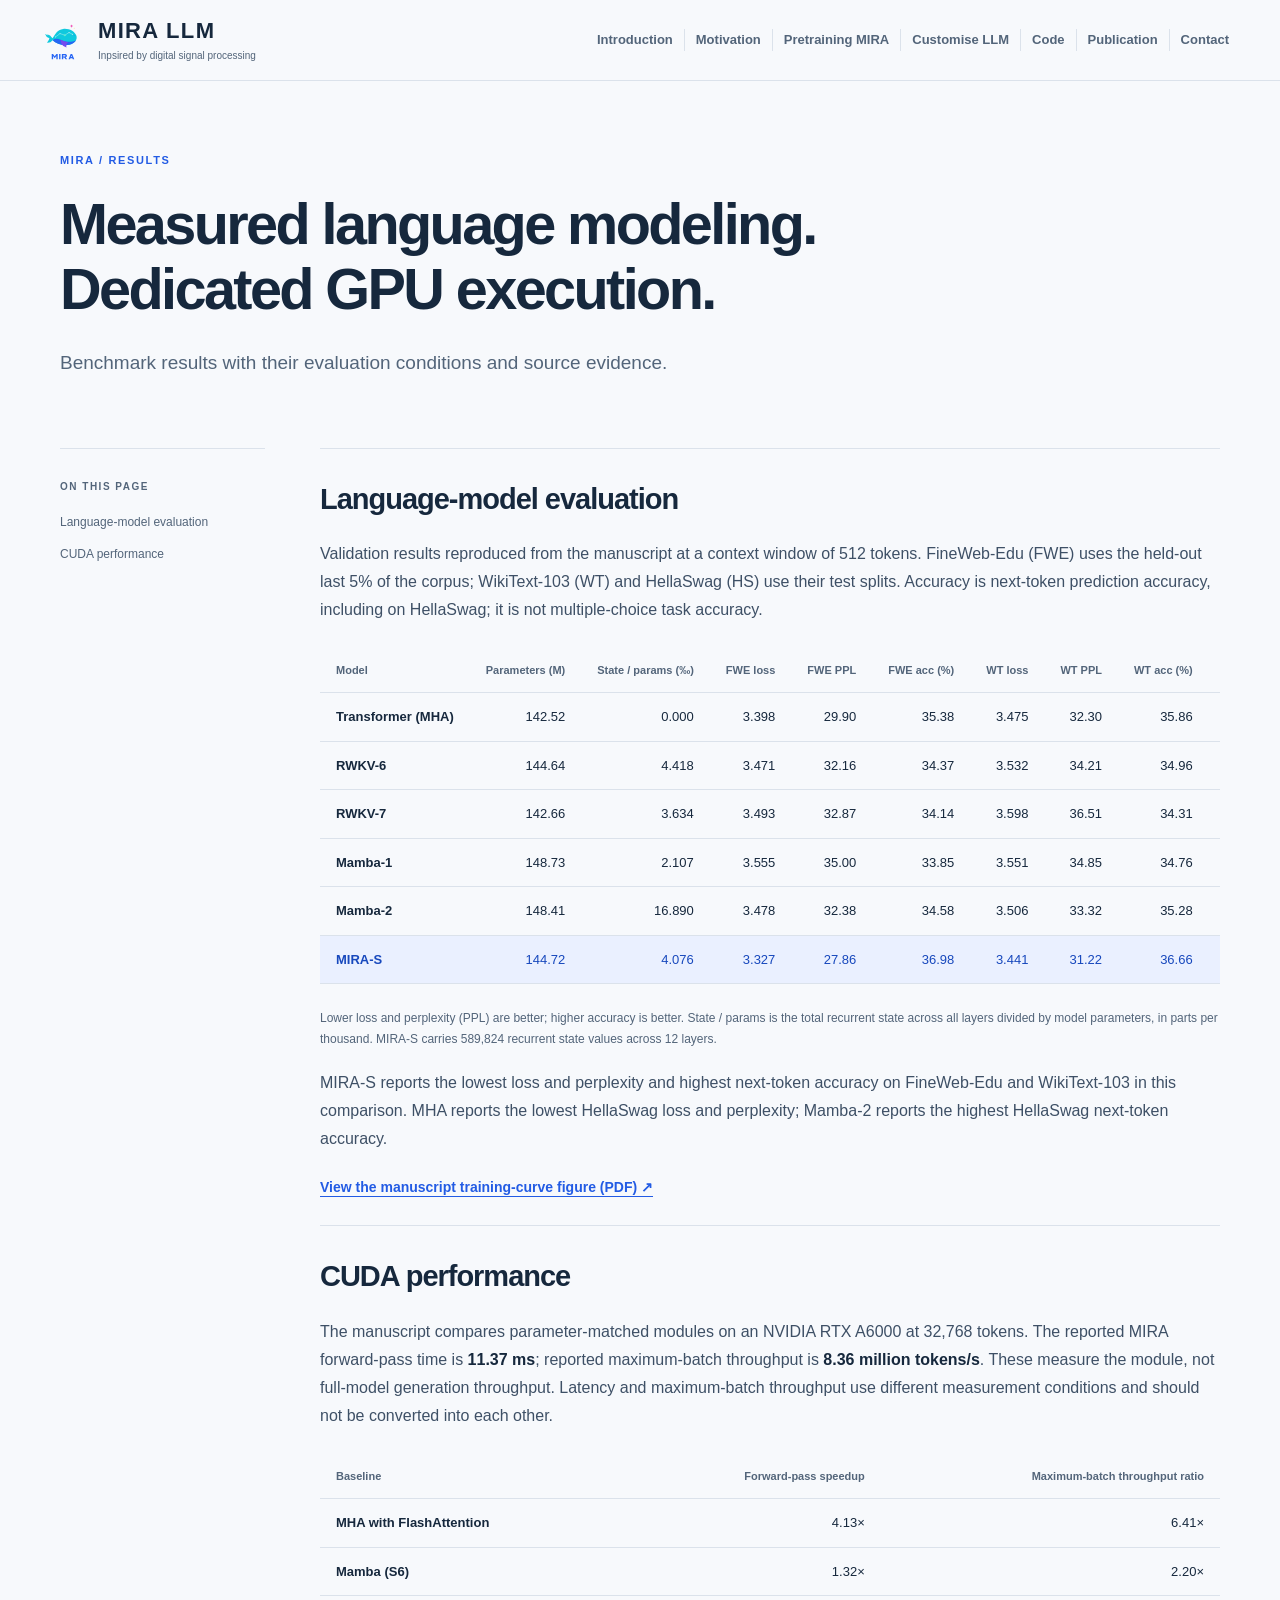
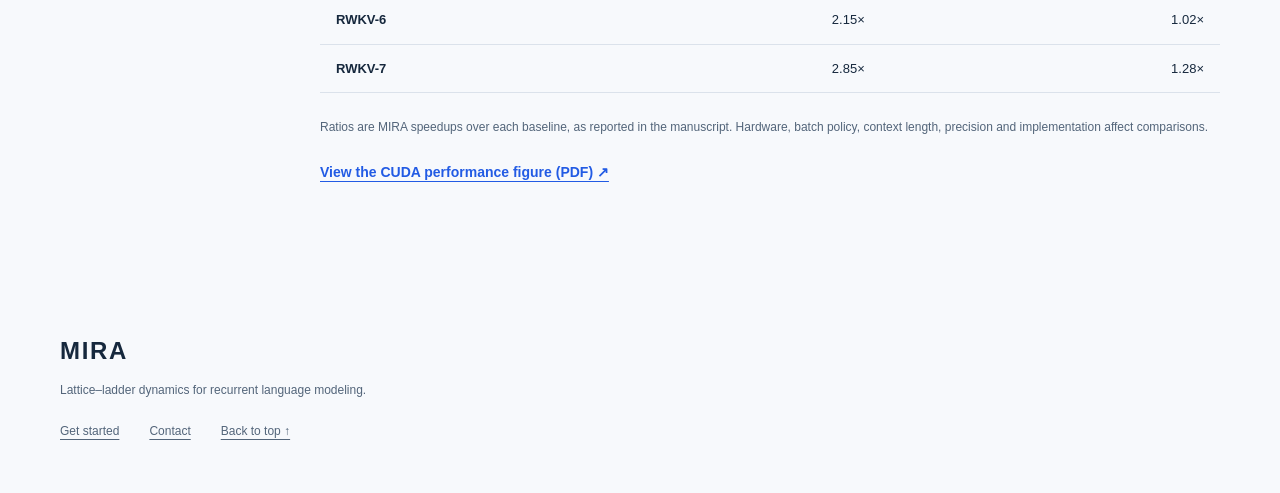
<file: doc/html/pages/results.html>
<!doctype html>
<html lang="en"><head><meta charset="utf-8"><meta name="viewport" content="width=device-width, initial-scale=1"><meta name="description" content="Benchmark results with their evaluation conditions and source evidence."><meta name="theme-color" content="#f7f9fc"><title>Measured language modeling. Dedicated GPU execution. · MIRA</title><link rel="icon" href="../../../doc/html/assets/mira.svg" type="image/svg+xml"><link rel="stylesheet" href="../../../doc/html/css/site.css"><script src="../../../doc/html/js/site.js" defer></script></head>
<body><a class="skip" href="#main">Skip to content</a><header><div class="nav-shell"><a class="brand" href="../../../index.html"><img src="../../../doc/html/assets/mira.svg" alt="" width="46" height="46"><span>MIRA LLM<span class="brand-sub">Inpsired by digital signal processing</span></span></a><button class="menu" aria-expanded="false" aria-controls="navigation">Menu</button><nav id="navigation" aria-label="Main navigation"><a href="introduction.html">Introduction</a><a href="motivation.html">Motivation</a><a href="results.html" aria-current="page" hidden>Results</a><a href="quick-start.html">Pretraining MIRA</a><a href="customise.html">Customise LLM</a><a href="implementation.html">Code</a><a href="research.html">Publication</a><a href="../../../index.html#contact">Contact</a></nav></div></header><main id="main"><div class="page-head"><p class="eyebrow">MIRA / Results</p><h1>Measured language modeling. Dedicated GPU execution.</h1><p class="lede">Benchmark results with their evaluation conditions and source evidence.</p></div><div class="doc-layout"><aside><span class="eyebrow">On this page</span><a href="#language">Language-model evaluation</a><a href="#cuda">CUDA performance</a></aside><article><section id="language"><h2>Language-model evaluation</h2><p>Validation results reproduced from the manuscript at a context window of 512 tokens. FineWeb-Edu (FWE) uses the held-out last 5% of the corpus; WikiText-103 (WT) and HellaSwag (HS) use their test splits. Accuracy is next-token prediction accuracy, including on HellaSwag; it is not multiple-choice task accuracy.</p><div class="table-scroll" tabindex="0"><table><thead><tr><th scope="col">Model</th><th scope="col">Parameters (M)</th><th scope="col">State / params (‰)</th><th scope="col">FWE loss</th><th scope="col">FWE PPL</th><th scope="col">FWE acc (%)</th><th scope="col">WT loss</th><th scope="col">WT PPL</th><th scope="col">WT acc (%)</th><th scope="col">HS loss</th><th scope="col">HS PPL</th><th scope="col">HS acc (%)</th></tr></thead><tbody><tr><th scope="row">Transformer (MHA)</th><td>142.52</td><td>0.000</td><td>3.398</td><td>29.90</td><td>35.38</td><td>3.475</td><td>32.30</td><td>35.86</td><td>3.444</td><td>31.31</td><td>38.29</td></tr><tr><th scope="row">RWKV-6</th><td>144.64</td><td>4.418</td><td>3.471</td><td>32.16</td><td>34.37</td><td>3.532</td><td>34.21</td><td>34.96</td><td>3.528</td><td>34.06</td><td>35.41</td></tr><tr><th scope="row">RWKV-7</th><td>142.66</td><td>3.634</td><td>3.493</td><td>32.87</td><td>34.14</td><td>3.598</td><td>36.51</td><td>34.31</td><td>3.659</td><td>38.82</td><td>34.78</td></tr><tr><th scope="row">Mamba-1</th><td>148.73</td><td>2.107</td><td>3.555</td><td>35.00</td><td>33.85</td><td>3.551</td><td>34.85</td><td>34.76</td><td>3.653</td><td>38.60</td><td>34.65</td></tr><tr><th scope="row">Mamba-2</th><td>148.41</td><td>16.890</td><td>3.478</td><td>32.38</td><td>34.58</td><td>3.506</td><td>33.32</td><td>35.28</td><td>3.450</td><td>31.49</td><td>38.51</td></tr><tr class="highlight"><th scope="row">MIRA-S</th><td>144.72</td><td>4.076</td><td>3.327</td><td>27.86</td><td>36.98</td><td>3.441</td><td>31.22</td><td>36.66</td><td>3.491</td><td>32.82</td><td>37.07</td></tr></tbody></table></div><p class="caption">Lower loss and perplexity (PPL) are better; higher accuracy is better. State / params is the total recurrent state across all layers divided by model parameters, in parts per thousand. MIRA-S carries 589,824 recurrent state values across 12 layers.</p><p>MIRA-S reports the lowest loss and perplexity and highest next-token accuracy on FineWeb-Edu and WikiText-103 in this comparison. MHA reports the lowest HellaSwag loss and perplexity; Mamba-2 reports the highest HellaSwag next-token accuracy.</p><a class="text-link" href="../assets/language-model-benchmark.pdf">View the manuscript training-curve figure (PDF) ↗</a></section><section id="cuda"><h2>CUDA performance</h2><p>The manuscript compares parameter-matched modules on an NVIDIA RTX A6000 at 32,768 tokens. The reported MIRA forward-pass time is <strong>11.37 ms</strong>; reported maximum-batch throughput is <strong>8.36 million tokens/s</strong>. These measure the module, not full-model generation throughput. Latency and maximum-batch throughput use different measurement conditions and should not be converted into each other.</p><div class="table-scroll" tabindex="0"><table><thead><tr><th scope="col">Baseline</th><th scope="col">Forward-pass speedup</th><th scope="col">Maximum-batch throughput ratio</th></tr></thead><tbody><tr><th scope="row">MHA with FlashAttention</th><td>4.13×</td><td>6.41×</td></tr><tr><th scope="row">Mamba (S6)</th><td>1.32×</td><td>2.20×</td></tr><tr><th scope="row">RWKV-6</th><td>2.15×</td><td>1.02×</td></tr><tr><th scope="row">RWKV-7</th><td>2.85×</td><td>1.28×</td></tr></tbody></table></div><p class="caption">Ratios are MIRA speedups over each baseline, as reported in the manuscript. Hardware, batch policy, context length, precision and implementation affect comparisons.</p><a class="text-link" href="../assets/cuda-performance.pdf">View the CUDA performance figure (PDF) ↗</a></section></article></div></main><footer><a class="wordmark" href="../../../index.html">MIRA</a><p>Lattice–ladder dynamics for recurrent language modeling.</p><div><a href="../../../doc/html/pages/quick-start.html">Get started</a><a href="../../../index.html#contact">Contact</a><a href="#main">Back to top ↑</a></div></footer><div class="sr-only" id="announcement" role="status" aria-live="polite"></div></body></html>
</file>
<file: doc/html/css/site.css>
:root{--ink:#16283d;--muted:#53657a;--blue:#225be4;--cyan:#09bad0;--line:#dbe2eb;--paper:#f7f9fc;--white:#fff;--mono:ui-monospace,SFMono-Regular,Consolas,monospace}*{box-sizing:border-box}html{scroll-behavior:smooth;scroll-padding-top:110px}body{margin:0;background:var(--paper);color:var(--ink);font:16px/1.75 -apple-system,BlinkMacSystemFont,"Segoe UI",sans-serif}a{color:var(--blue);text-decoration-thickness:1px;text-underline-offset:4px}a:hover{color:#163f9f}button{font:inherit;cursor:pointer}a:focus-visible,button:focus-visible,[tabindex]:focus-visible{outline:3px solid var(--blue);outline-offset:5px}header{position:sticky;top:0;z-index:10;background:rgba(247,249,252,.97);border-bottom:1px solid var(--line)}.nav-shell{max-width:1320px;margin:auto;padding:17px 40px;display:flex;align-items:center;justify-content:space-between;gap:30px}.brand{display:flex;gap:12px;align-items:center;text-decoration:none;color:var(--ink);font-weight:800;font-size:22px;letter-spacing:.06em;line-height:1.2}.brand img{object-fit:contain}.brand-sub{display:block;font-size:10px;font-weight:500;letter-spacing:.02em;margin-top:5px;color:var(--muted)}nav{display:flex;gap:25px;align-items:center}nav a{font-size:13px;color:var(--muted);text-decoration:none;font-weight:600}nav a:hover,nav a[aria-current]{color:var(--blue)}nav a[aria-current]{text-decoration:underline;text-underline-offset:9px}.menu{display:none}.skip{position:fixed;top:-100px;left:15px;background:white;padding:12px;z-index:100}.skip:focus{top:10px}main{max-width:1240px;margin:auto;padding:0 40px}.eyebrow{text-transform:uppercase;letter-spacing:.15em;font-size:11px;font-weight:750;color:var(--blue);margin:0 0 22px}h1,h2,h3{line-height:1.12;letter-spacing:-.045em;font-weight:650}h1{font-size:clamp(42px,5.2vw,70px);margin:0 0 25px}h2{font-size:clamp(28px,3vw,40px);margin:0 0 25px}h3{font-size:23px}p{margin:0 0 20px}li{margin-bottom:12px}strong,b{font-weight:650}.hero{display:grid;grid-template-columns:1.35fr 1fr;align-items:center;gap:55px;padding:83px 0 58px}.hero h1{font-size:clamp(45px,5.6vw,76px);line-height:1.04}.hero em{font-style:normal;color:var(--blue)}.hero-sub{font-size:19px;line-height:1.65;max-width:580px;color:var(--muted)}.hero-art{display:flex;justify-content:center;align-items:center;min-width:0;background:radial-gradient(ellipse at center,#e1f7fa 0,transparent 66%)}.hero-art img{max-width:100%;height:auto;width:360px}.actions{display:flex;gap:12px;flex-wrap:wrap;margin:30px 0}.button{display:inline-flex;align-items:center;gap:23px;padding:12px 20px;border:1px solid var(--line);border-radius:5px;text-decoration:none;font-size:14px;font-weight:650;background:white;color:var(--ink)}.button.primary{background:var(--blue);color:white;border-color:var(--blue)}.button:hover{transform:translateY(-1px);box-shadow:0 5px 16px #14283d12}.hero-note{font-size:11px;color:var(--muted);letter-spacing:.02em}.metrics{display:grid;grid-template-columns:repeat(3,1fr);padding:28px 0 32px;border-top:1px solid var(--line);border-bottom:1px solid var(--line)}.metrics>div{padding-left:38px;border-left:1px solid var(--line)}.metrics>div:first-child{padding-left:0;border-left:0}.metrics strong{font-size:40px;letter-spacing:-.05em;display:block;line-height:1.3}.metrics span{display:block;font-size:13px;font-weight:650}.metrics small{display:block;font-size:11px;color:var(--muted);margin-top:4px}.home-section{display:grid;grid-template-columns:1fr 1.55fr;gap:70px;padding:78px 0;border-bottom:1px solid var(--line)}.section-heading p:not(.eyebrow){max-width:290px;color:var(--muted)}.large{font-size:19px}.text-link{font-size:14px;font-weight:650}.equation{overflow-x:auto;padding:26px 28px;margin:28px 0;background:#edf2fa;border-left:3px solid #2a63e6;font-family:Cambria,"Times New Roman",serif;font-size:18px;line-height:2.5;white-space:nowrap;color:#18375f}.equation sup,.equation sub{font-size:.7em}table{border-collapse:collapse;width:100%;font-size:13px;line-height:1.5;white-space:nowrap;text-align:right}td,th{padding:14px 16px;border-bottom:1px solid var(--line)}thead{font-size:11px;color:var(--muted)}th:first-child{text-align:left}th{font-weight:650}.highlight{background:#eaf0ff;color:#1748bd}.table-scroll{overflow-x:auto;margin:24px 0}.caption{font-size:12px;color:var(--muted);line-height:1.7}.code-wrap{background:#142438;color:#eaf0ff;position:relative;border-radius:6px;margin:24px 0;overflow:hidden}.code-label{padding:11px 20px;border-bottom:1px solid #ffffff1c;text-transform:uppercase;color:#9ab9e0;font-size:10px;letter-spacing:.12em}pre{overflow:auto;margin:0;padding:24px;font:12px/1.85 var(--mono);tab-size:4}code{font-family:var(--mono);font-size:.88em}p code,li code,td code{background:#e8edf5;padding:2px 5px;border-radius:3px;overflow-wrap:anywhere}pre code{font-size:inherit}.copy{position:absolute;right:12px;top:8px;color:#c3d3e9;background:#ffffff0a;border:1px solid #ffffff30;border-radius:3px;padding:2px 9px;font-size:11px}.copy:hover{background:#ffffff20}.link-rows{margin-top:32px}.link-rows a{display:flex;justify-content:space-between;align-items:center;padding:18px 0;border-bottom:1px solid var(--line);text-decoration:none}.link-rows b{display:block;color:var(--ink)}.link-rows small{display:block;font-size:12px;color:var(--muted)}.page-head{padding:70px 0 48px;max-width:900px}.page-head h1{font-size:clamp(38px,4.5vw,60px)}.lede{font-size:19px;color:var(--muted);max-width:760px}.doc-layout{display:grid;grid-template-columns:205px minmax(0,1fr);gap:55px;padding:0 0 80px}.doc-layout aside{position:sticky;top:120px;align-self:start;border-top:1px solid var(--line);padding-top:22px}.doc-layout aside .eyebrow{font-size:10px;color:var(--muted)}aside a{display:block;font-size:12px;text-decoration:none;color:var(--muted);margin:14px 0;line-height:1.5}aside a:hover{color:var(--blue)}article{min-width:0}article section{padding:34px 0 24px;border-top:1px solid var(--line)}article h2{font-size:29px;letter-spacing:-.035em}article p,article li{color:#3e5066}article strong{color:var(--ink)}footer{max-width:1160px;margin:0 auto;padding:40px 0 50px;font-size:12px;color:var(--muted)}footer .wordmark{font-weight:800;font-size:24px;letter-spacing:.07em;color:var(--ink);text-decoration:none}footer p{margin:8px 0 20px}footer>div{display:flex;gap:30px}footer a{color:var(--muted)}.sr-only{position:absolute;width:1px;height:1px;padding:0;overflow:hidden;clip:rect(0,0,0,0);white-space:nowrap;border:0}@media(min-width:1400px){.hero{padding-top:100px;padding-bottom:80px}}@media(max-width:1050px){nav{gap:15px}nav a{font-size:12px}.brand-sub{display:none}.nav-shell{padding:17px 25px;gap:20px}.home-section{gap:35px}.hero{gap:20px}.hero-art img{width:300px}footer{padding:35px 40px}.doc-layout{gap:30px;grid-template-columns:170px minmax(0,1fr)}}@media(max-width:760px){main{padding:0 22px}.nav-shell{padding:12px 22px;flex-wrap:wrap;gap:10px}.brand{font-size:19px}.brand img{width:38px;height:38px}.menu{display:block;background:white;border:1px solid var(--line);border-radius:4px;padding:5px 12px;font-size:12px}nav{display:none;width:100%;flex-wrap:wrap;padding:12px 0;gap:18px}nav.open{display:flex}nav a{font-size:13px}.hero{grid-template-columns:1fr;gap:5px;padding:48px 0 30px}.hero h1{font-size:49px}.hero-sub{font-size:17px}.hero-art{grid-row:1;justify-content:flex-start;min-height:0;background:none}.hero-art img{width:115px;height:115px;object-fit:contain}.hero .eyebrow{margin-bottom:20px}.hero-note{font-size:10px}.metrics{gap:18px;padding:24px 0}.metrics>div{padding-left:15px}.metrics strong{font-size:29px}.metrics span{font-size:11px;line-height:1.5}.metrics small{font-size:10px;line-height:1.5}.home-section{grid-template-columns:1fr;gap:15px;padding:45px 0}.home-section h2 br{display:none}.section-heading p:not(.eyebrow){max-width:none}.large{font-size:17px}.equation{font-size:16px;padding:18px}.page-head{padding:45px 0 25px}.page-head h1{font-size:39px}.lede{font-size:17px}.doc-layout{display:block;padding-bottom:40px}.doc-layout aside{position:static;display:flex;flex-wrap:wrap;gap:0 18px;padding:15px 0}.doc-layout aside .eyebrow{width:100%;margin-bottom:0}.doc-layout aside a{margin:6px 0}article section{padding:28px 0}article h2{font-size:26px}pre{padding:18px;font-size:11px}footer{padding:30px 22px}footer>div{flex-wrap:wrap;gap:12px 22px}}@media(prefers-reduced-motion:reduce){html{scroll-behavior:auto}.button:hover{transform:none}}@media print{header,.copy,.menu,aside,footer,.actions{display:none}.doc-layout,.home-section,.hero{display:block}main{max-width:none;padding:0}.equation,pre{white-space:pre-wrap;overflow:visible}.code-wrap{background:#eee;color:black}body{background:white;color:black;font-size:11pt}section{break-inside:avoid}a{color:inherit}}
.syntax-keyword{color:#c4b5fd}.syntax-string{color:#8be0b5}.syntax-number{color:#f6c77f}.syntax-builtin{color:#7dd3fc}.syntax-function{color:#92c5ff}.syntax-comment{color:#a4b3c8}.hero h1{font-size:clamp(40px,4.5vw,62px)}.brand-sub{font-size:10px;letter-spacing:0}@media(max-width:760px){.hero h1{font-size:39px;overflow-wrap:normal}.hero .eyebrow{font-size:10px;letter-spacing:.1em}.brand-sub{display:block;font-size:8px}.brand{font-size:18px}}@media print{.syntax-keyword,.syntax-string,.syntax-number,.syntax-builtin,.syntax-function,.syntax-comment{color:inherit}}

pre{font-size:13px}@media(max-width:760px){pre{font-size:12px}}
nav{gap:0}nav a{padding:0 11px}nav a+a{border-left:1px solid var(--line)}@media(max-width:1100px){.nav-shell{flex-wrap:wrap}.menu{display:block;background:white;border:1px solid var(--line);border-radius:4px;padding:5px 12px;font-size:12px}nav{display:none;width:100%;flex-wrap:wrap;padding:12px 0;gap:16px}nav.open{display:flex}nav a{padding:0;border-left:0!important;font-size:13px}}
.cuda-diagram{margin:28px 0}.scan-controls,.scan-phases,.scan-playback{display:flex;flex-wrap:wrap;align-items:center;gap:10px 14px;margin:14px 0}.scan-controls label{display:flex;gap:8px;align-items:center;font-size:12px;color:var(--muted)}.scan-controls select{font:inherit;border:1px solid var(--line);border-radius:4px;background:white;color:var(--ink);padding:7px 10px}.scan-controls span{font-size:11px;color:var(--muted)}.scan-phases button,.scan-playback button{font:600 12px/1.5 -apple-system,BlinkMacSystemFont,"Segoe UI",sans-serif;background:white;border:1px solid var(--line);border-radius:4px;color:var(--ink);padding:8px 12px}.scan-phases button[aria-pressed=true]{color:var(--blue);border-color:var(--blue);background:#eaf0ff}.scan-playback button:disabled{opacity:.4;cursor:default}.scan-playback label{display:flex;gap:8px;align-items:center;font-size:12px}.scan-playback input{max-width:160px;accent-color:var(--blue)}.scan-step-name{font-weight:650;color:var(--ink);margin:16px 0 8px}.scan-explanation{font-size:13px;min-height:68px}.scan-canvas{overflow-x:auto;max-width:100%;padding-bottom:8px}.scan-canvas svg{display:block;font:12px -apple-system,BlinkMacSystemFont,"Segoe UI",sans-serif;color:var(--ink);fill:var(--ink)}.cuda-diagram figcaption{margin-top:12px}@media(max-width:760px){.scan-phases button,.scan-playback button,.scan-controls select{min-height:44px}.scan-explanation{min-height:100px}.scan-playback label{width:100%}.scan-playback input{flex:1;max-width:280px}}@media print{.scan-controls,.scan-phases,.scan-playback{display:none}.scan-canvas{overflow:visible}.scan-canvas svg{max-width:100%;height:auto}}
</file>
